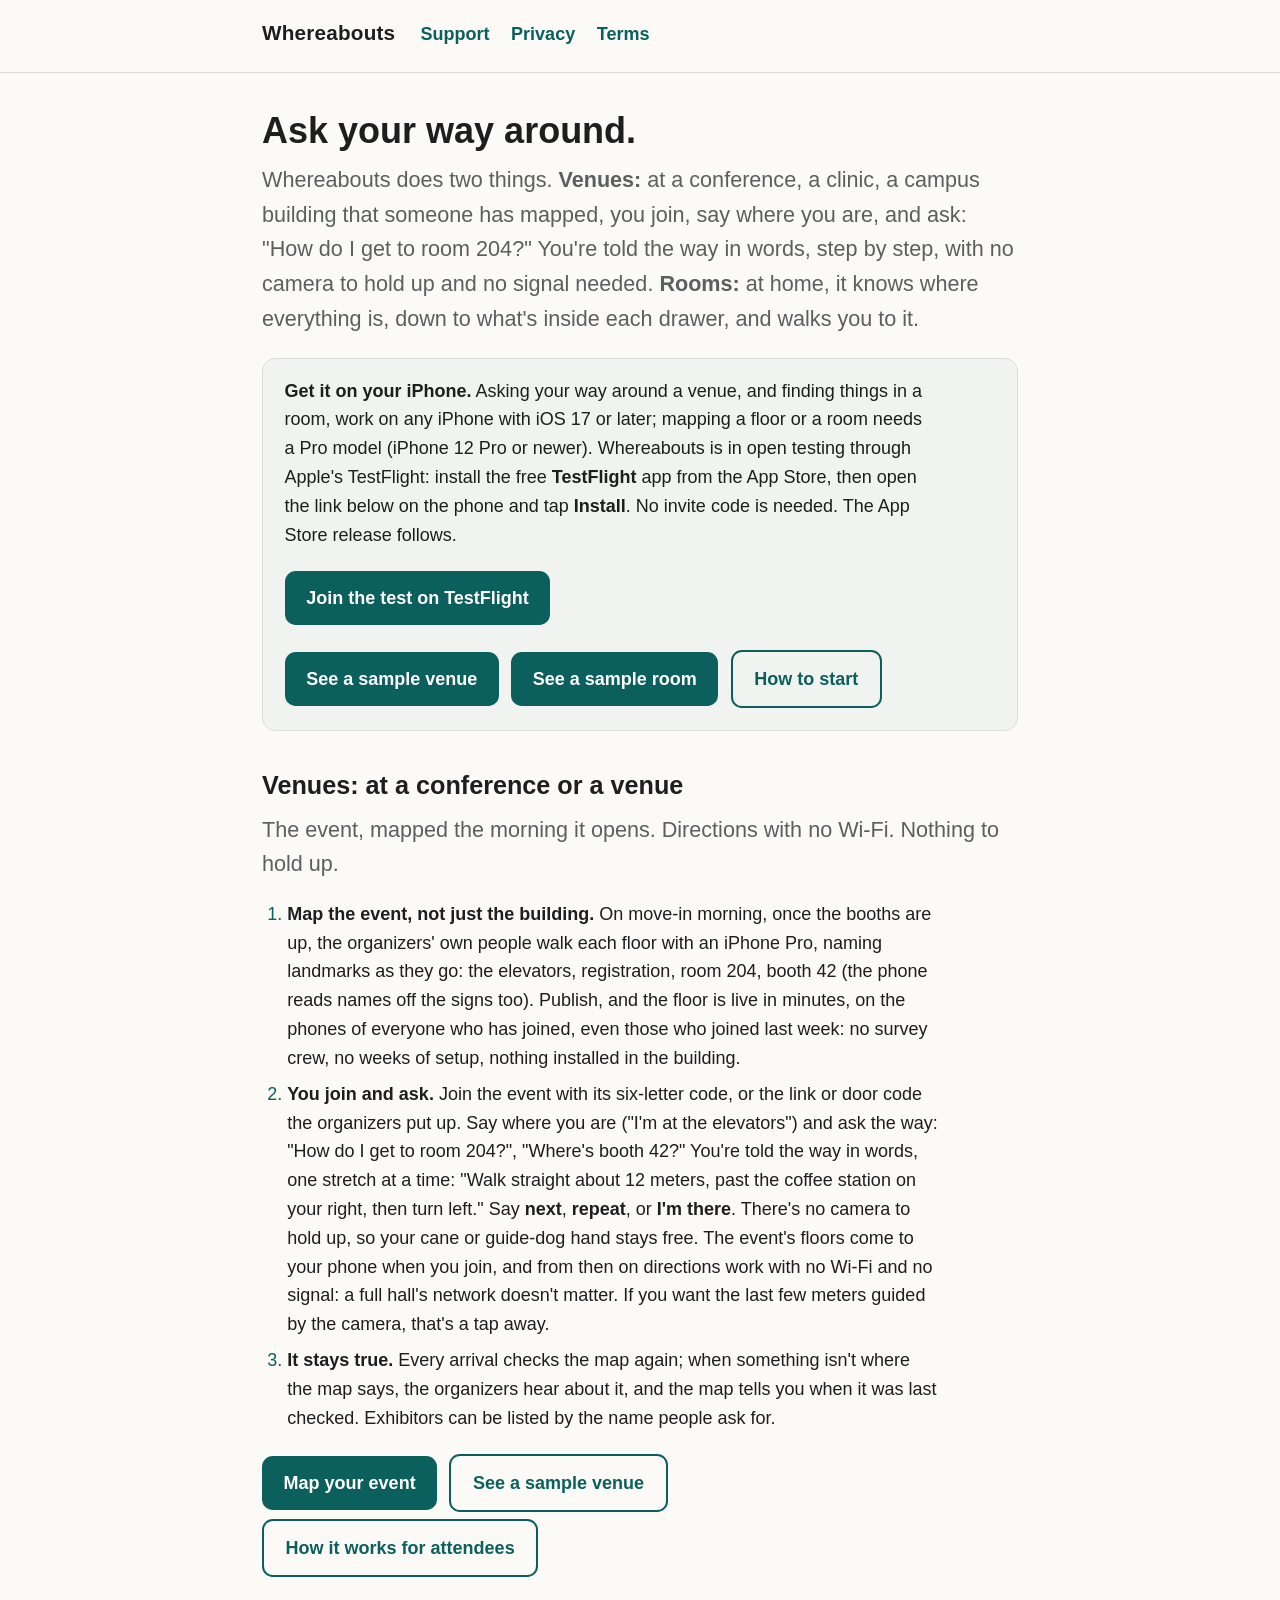
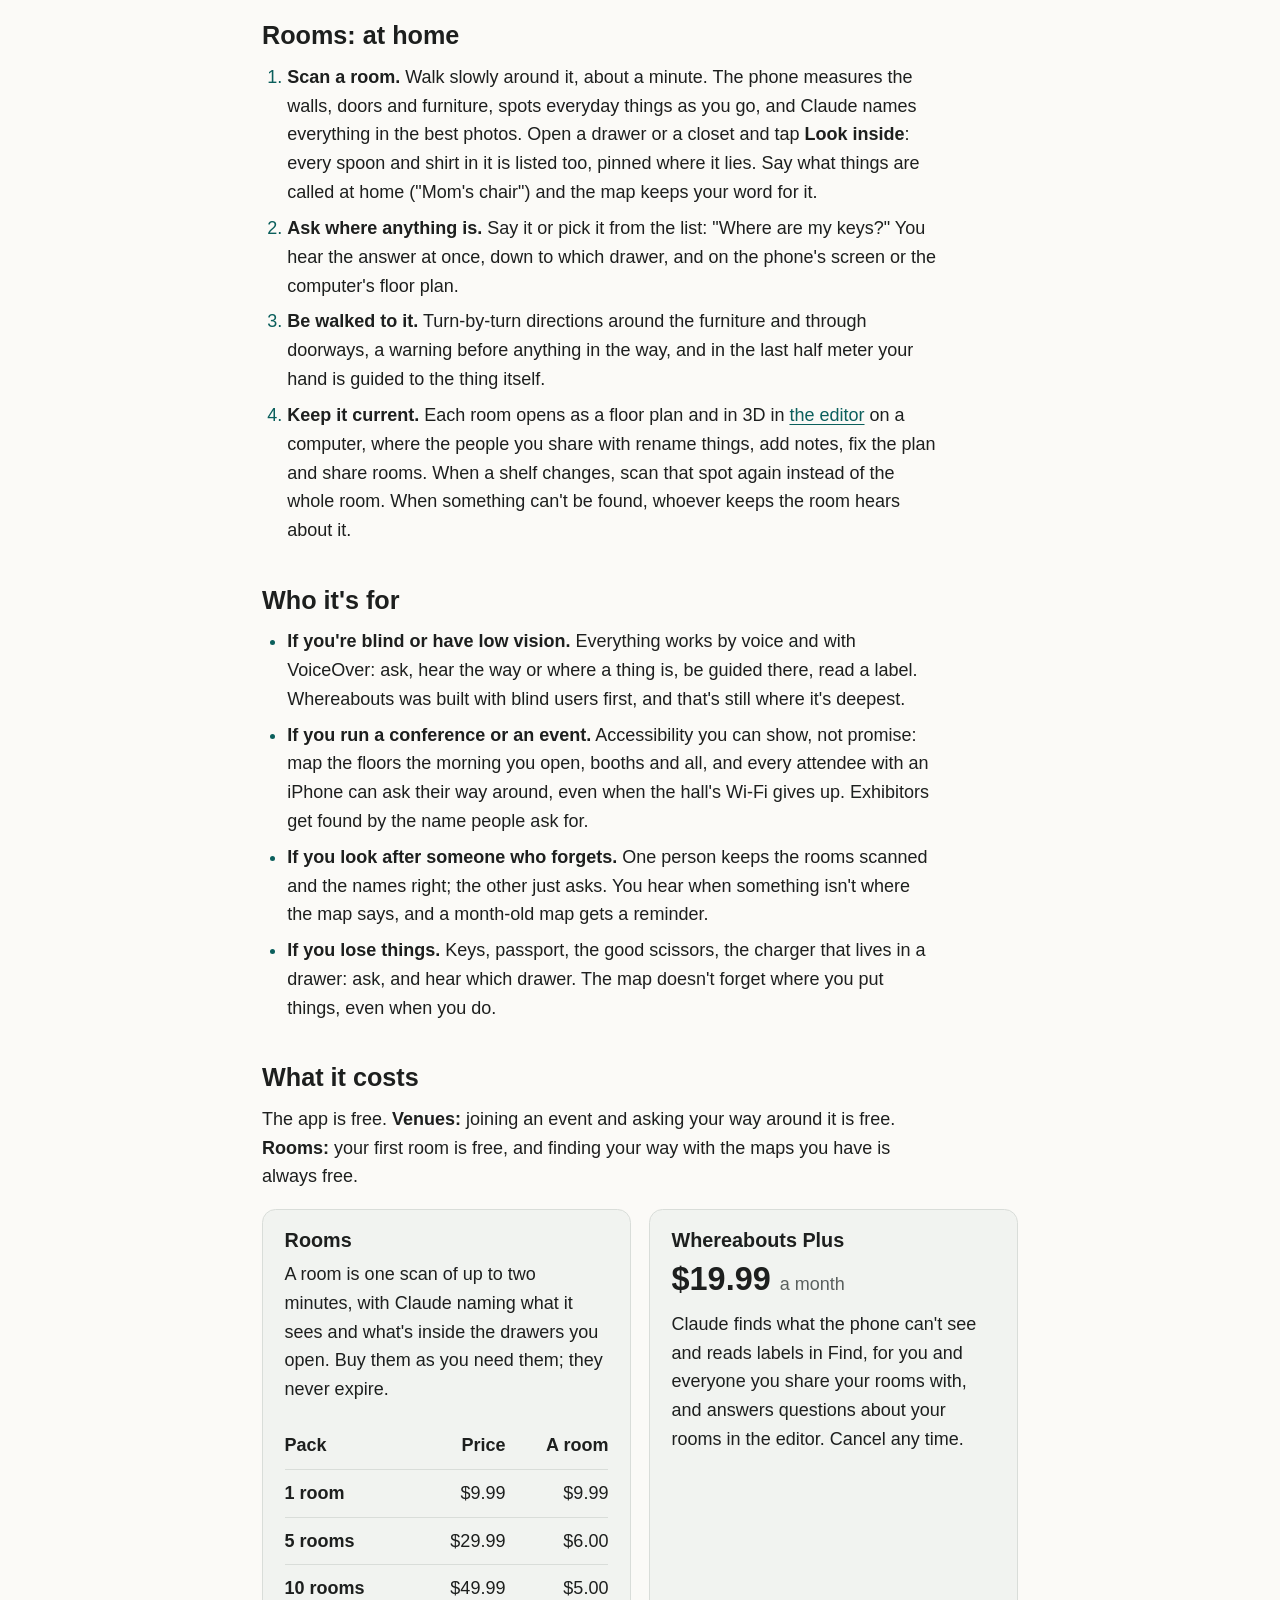
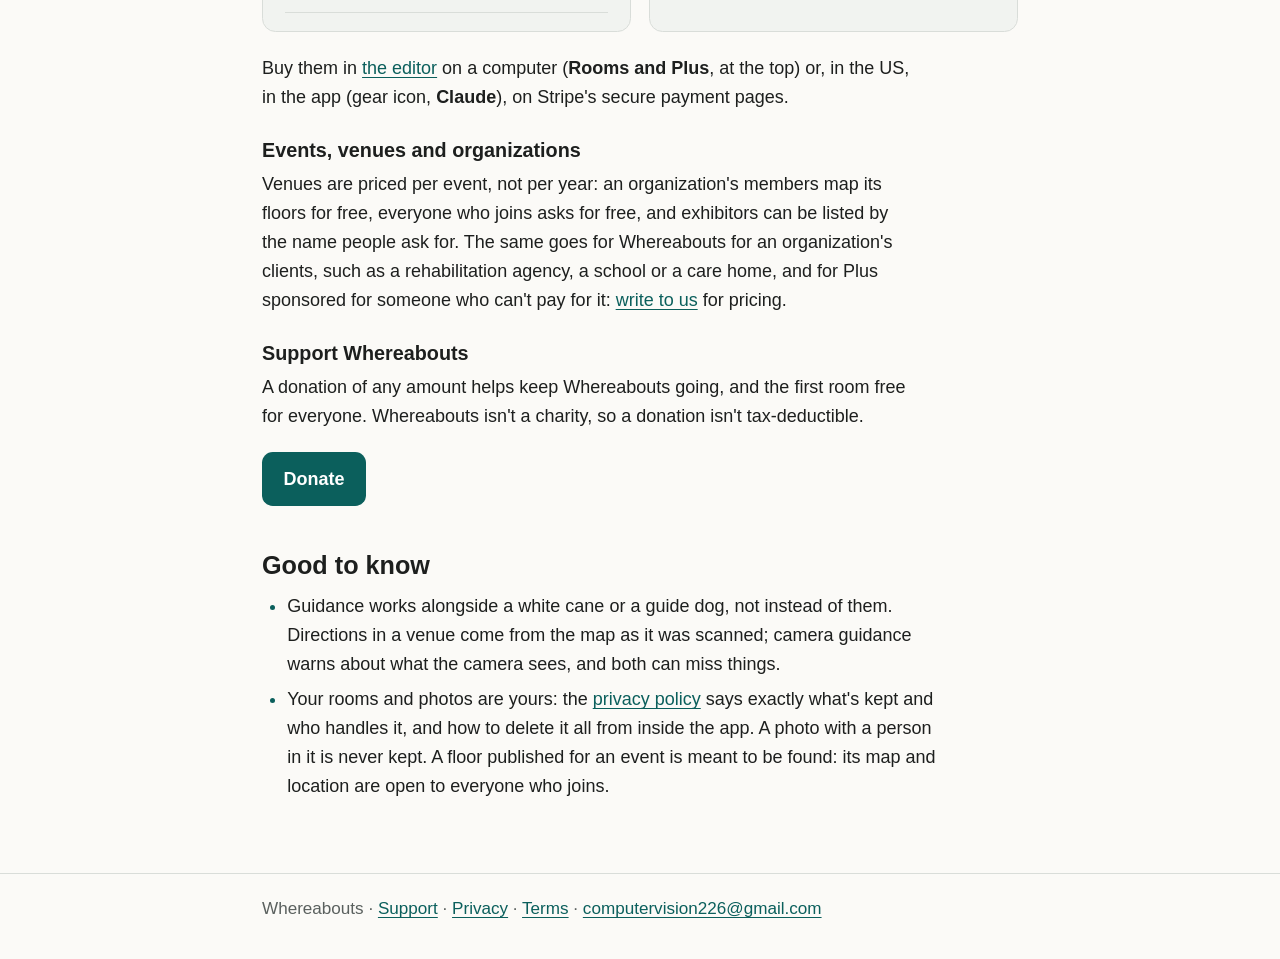
<file: index.html>
<!doctype html>
<html lang="en">
<head>
<meta charset="utf-8">
<meta name="viewport" content="width=device-width, initial-scale=1">
<title>Whereabouts</title>
<meta name="description" content="Ask your way around. Venues: an event mapped the morning it opens; attendees ask the way and are told it in words, with no Wi-Fi and nothing to hold up. Rooms: at home, ask where anything is, down to what's inside each drawer, and be walked to it.">
<link rel="stylesheet" href="site.css">
</head>
<body>
<a class="skip" href="#main">Skip to the content</a>
<header class="top">
  <div class="inner">
    <a class="brand" href="index.html" aria-current="page">Whereabouts</a>
    <nav class="site" aria-label="Site">
      <ul>
        <li><a href="support.html">Support</a></li>
        <li><a href="privacy.html">Privacy</a></li>
        <li><a href="terms.html">Terms</a></li>
      </ul>
    </nav>
  </div>
</header>

<main id="main">
  <h1>Ask your way around.</h1>
  <p class="lead">Whereabouts does two things. <strong>Venues:</strong> at a conference, a clinic, a campus building that someone has mapped, you join, say where you are, and ask: "How do I get to room 204?" You're told the way in words, step by step, with no camera to hold up and no signal needed. <strong>Rooms:</strong> at home, it knows where everything is, down to what's inside each drawer, and walks you to it.</p>

  <div class="card" id="get">
    <p><strong>Get it on your iPhone.</strong> Asking your way around a venue, and finding things in a room, work on any iPhone with iOS 17 or later; mapping a floor or a room needs a Pro model (iPhone 12 Pro or newer). Whereabouts is in open testing through Apple's TestFlight: install the free <strong>TestFlight</strong> app from the App Store, then open the link below on the phone and tap <strong>Install</strong>. No invite code is needed. The App Store release follows.</p>
    <p id="testflight"><a class="button" href="https://testflight.apple.com/join/CGgqV2Q6">Join the test on TestFlight</a></p>
    <p><a class="button" href="editor/#venue">See a sample venue</a> <a class="button" href="editor/#sample">See a sample room</a> <a class="button secondary" href="support.html#start">How to start</a></p>
  </div>

  <span id="events"></span>
  <h2 id="venues">Venues: at a conference or a venue</h2>
  <p class="lead">The event, mapped the morning it opens. Directions with no Wi-Fi. Nothing to hold up.</p>
  <ol>
    <li><strong>Map the event, not just the building.</strong> On move-in morning, once the booths are up, the organizers' own people walk each floor with an iPhone Pro, naming landmarks as they go: the elevators, registration, room 204, booth 42 (the phone reads names off the signs too). Publish, and the floor is live in minutes, on the phones of everyone who has joined, even those who joined last week: no survey crew, no weeks of setup, nothing installed in the building.</li>
    <li><strong>You join and ask.</strong> Join the event with its six-letter code, or the link or door code the organizers put up. Say where you are ("I'm at the elevators") and ask the way: "How do I get to room 204?", "Where's booth 42?" You're told the way in words, one stretch at a time: "Walk straight about 12 meters, past the coffee station on your right, then turn left." Say <strong>next</strong>, <strong>repeat</strong>, or <strong>I'm there</strong>. There's no camera to hold up, so your cane or guide-dog hand stays free. The event's floors come to your phone when you join, and from then on directions work with no Wi-Fi and no signal: a full hall's network doesn't matter. If you want the last few meters guided by the camera, that's a tap away.</li>
    <li><strong>It stays true.</strong> Every arrival checks the map again; when something isn't where the map says, the organizers hear about it, and the map tells you when it was last checked. Exhibitors can be listed by the name people ask for.</li>
  </ol>
  <p><a class="button" href="mailto:computervision226@gmail.com?subject=Whereabouts%20for%20an%20event">Map your event</a> <a class="button secondary" href="editor/#venue">See a sample venue</a> <a class="button secondary" href="support.html#venues">How it works for attendees</a></p>

  <h2 id="rooms">Rooms: at home</h2>
  <ol>
    <li><strong>Scan a room.</strong> Walk slowly around it, about a minute. The phone measures the walls, doors and furniture, spots everyday things as you go, and Claude names everything in the best photos. Open a drawer or a closet and tap <strong>Look inside</strong>: every spoon and shirt in it is listed too, pinned where it lies. Say what things are called at home ("Mom's chair") and the map keeps your word for it.</li>
    <li><strong>Ask where anything is.</strong> Say it or pick it from the list: "Where are my keys?" You hear the answer at once, down to which drawer, and on the phone's screen or the computer's floor plan.</li>
    <li><strong>Be walked to it.</strong> Turn-by-turn directions around the furniture and through doorways, a warning before anything in the way, and in the last half meter your hand is guided to the thing itself.</li>
    <li><strong>Keep it current.</strong> Each room opens as a floor plan and in 3D in <a href="editor/">the editor</a> on a computer, where the people you share with rename things, add notes, fix the plan and share rooms. When a shelf changes, scan that spot again instead of the whole room. When something can't be found, whoever keeps the room hears about it.</li>
  </ol>

  <h2>Who it's for</h2>
  <ul>
    <li><strong>If you're blind or have low vision.</strong> Everything works by voice and with VoiceOver: ask, hear the way or where a thing is, be guided there, read a label. Whereabouts was built with blind users first, and that's still where it's deepest.</li>
    <li><strong>If you run a conference or an event.</strong> Accessibility you can show, not promise: map the floors the morning you open, booths and all, and every attendee with an iPhone can ask their way around, even when the hall's Wi-Fi gives up. Exhibitors get found by the name people ask for.</li>
    <li><strong>If you look after someone who forgets.</strong> One person keeps the rooms scanned and the names right; the other just asks. You hear when something isn't where the map says, and a month-old map gets a reminder.</li>
    <li><strong>If you lose things.</strong> Keys, passport, the good scissors, the charger that lives in a drawer: ask, and hear which drawer. The map doesn't forget where you put things, even when you do.</li>
  </ul>

  <h2 id="pricing">What it costs</h2>
  <p>The app is free. <strong>Venues:</strong> joining an event and asking your way around it is free. <strong>Rooms:</strong> your first room is free, and finding your way with the maps you have is always free.</p>
  <div class="prices">
    <section class="card" aria-labelledby="price-rooms">
      <h3 id="price-rooms">Rooms</h3>
      <p>A room is one scan of up to two minutes, with Claude naming what it sees and what's inside the drawers you open. Buy them as you need them; they never expire.</p>
      <table>
        <thead><tr><th scope="col">Pack</th><th scope="col" class="num">Price</th><th scope="col" class="num">A room</th></tr></thead>
        <tbody>
          <tr><th scope="row">1 room</th><td class="num">$9.99</td><td class="num">$9.99</td></tr>
          <tr><th scope="row">5 rooms</th><td class="num">$29.99</td><td class="num">$6.00</td></tr>
          <tr><th scope="row">10 rooms</th><td class="num">$49.99</td><td class="num">$5.00</td></tr>
        </tbody>
      </table>
    </section>
    <section class="card" aria-labelledby="price-plus">
      <h3 id="price-plus">Whereabouts Plus</h3>
      <p class="amount">$19.99 <span>a month</span></p>
      <p>Claude finds what the phone can't see and reads labels in Find, for you and everyone you share your rooms with, and answers questions about your rooms in the editor. Cancel any time.</p>
    </section>
  </div>
  <p>Buy them in <a href="editor/">the editor</a> on a computer (<strong>Rooms and Plus</strong>, at the top) or, in the US, in the app (gear icon, <strong>Claude</strong>), on Stripe's secure payment pages.</p>

  <h3 id="organizations">Events, venues and organizations</h3>
  <p>Venues are priced per event, not per year: an organization's members map its floors for free, everyone who joins asks for free, and exhibitors can be listed by the name people ask for. The same goes for Whereabouts for an organization's clients, such as a rehabilitation agency, a school or a care home, and for Plus sponsored for someone who can't pay for it: <a href="mailto:computervision226@gmail.com?subject=Whereabouts%20for%20an%20event%2C%20a%20venue%20or%20an%20organization">write to us</a> for pricing.</p>

  <h3 id="donate">Support Whereabouts</h3>
  <p>A donation of any amount helps keep Whereabouts going, and the first room free for everyone. Whereabouts isn't a charity, so a donation isn't tax-deductible.</p>
  <p><a class="button" href="https://donate.stripe.com/5kQ4gygH45dgeAo8wdco005">Donate</a></p>

  <h2>Good to know</h2>
  <ul>
    <li>Guidance works alongside a white cane or a guide dog, not instead of them. Directions in a venue come from the map as it was scanned; camera guidance warns about what the camera sees, and both can miss things.</li>
    <li>Your rooms and photos are yours: the <a href="privacy.html">privacy policy</a> says exactly what's kept and who handles it, and how to delete it all from inside the app. A photo with a person in it is never kept. A floor published for an event is meant to be found: its map and location are open to everyone who joins.</li>
  </ul>
</main>

<footer class="bottom">
  <div class="inner">
    Whereabouts · <a href="support.html">Support</a> · <a href="privacy.html">Privacy</a> · <a href="terms.html">Terms</a> · <a href="mailto:computervision226@gmail.com">computervision226@gmail.com</a>
  </div>
</footer>
<script>
// A page view for the site's Insights (whereabout.store/insights.html): the
// page's path and which site sent you, under a random ID this browser keeps
// (the same one the editor uses), so a visit hangs together. No cookies,
// nothing else. Taps on links to the app or the editor are noted too.
(function () {
  var SERVICE = { url: "https://sdamqekmvppcickisvrd.supabase.co", key: "sb_publishable_nskx50aX7tO7b9X7_3yXJQ_hnVZctvo" };
  function install() {
    try {
      var id = localStorage.getItem("va.install");
      if (!id) { id = (crypto.randomUUID ? crypto.randomUUID() : Math.random().toString(36).slice(2) + Date.now().toString(36)).replace(/-/g, ""); localStorage.setItem("va.install", id); }
      return id;
    } catch (e) { return "unknown"; }
  }
  var session = Math.random().toString(36).slice(2);
  function send(name, props) {
    var event = { surface: "site", name: name, at: new Date().toISOString(), props: props || {}, install: install(), session: session, language: (navigator.language || "").slice(0, 16) };
    try {
      fetch(SERVICE.url + "/rest/v1/rpc/record_events", { method: "POST", keepalive: true,
        headers: { apikey: SERVICE.key, "content-type": "application/json" }, body: JSON.stringify({ batch: [event] }) }).catch(function () {});
    } catch (e) {}
  }
  var from = "";
  try { from = document.referrer ? new URL(document.referrer).hostname : ""; } catch (e) {}
  if (from === location.hostname) from = "";
  send("page.view", { path: location.pathname, from: from });
  document.addEventListener("click", function (e) {
    var a = e.target.closest && e.target.closest("a[href]");
    if (!a) return;
    var href = a.getAttribute("href") || "";
    if (/apps\.apple\.com|testflight\.apple\.com/.test(href)) send("page.store", { where: location.pathname });
    else if (/^editor\/?$|\/editor\/?$/.test(href)) send("page.editor", { where: location.pathname });
    else if (/donate\.stripe\.com/.test(href)) send("page.donate", { where: location.pathname });
    else if (/^mailto:/.test(href) && /event/.test(href) && !/organization/.test(href)) send("page.events", { where: location.pathname });
    else if (/^mailto:/.test(href) && /organization|venue/.test(href)) send("page.organizations", { where: location.pathname });
  });
})();
</script>
</body>
</html>
</file>
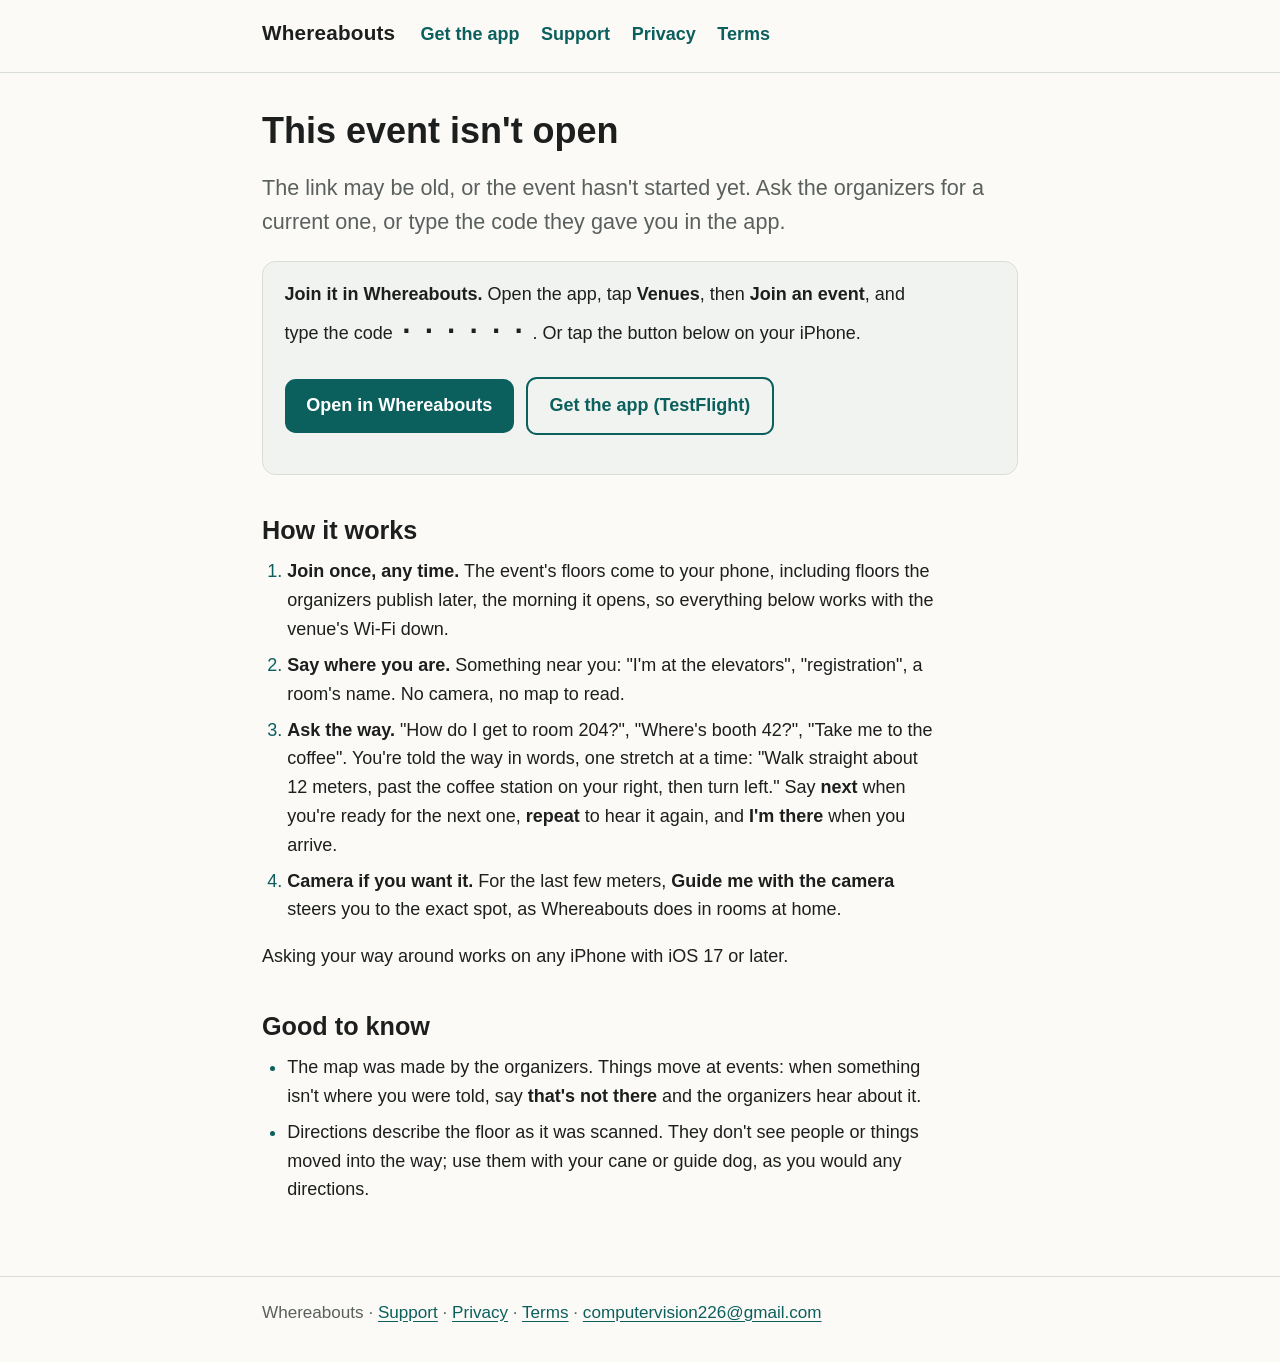
<file: event/index.html>
<!doctype html>
<html lang="en">
<head>
<meta charset="utf-8">
<meta name="viewport" content="width=device-width, initial-scale=1">
<title>Event – Whereabouts</title>
<meta name="description" content="Join an event in Whereabouts: its floors are mapped, so you can ask your way to any room, desk or booth and be told the way.">
<meta name="robots" content="noindex">
<link rel="stylesheet" href="../site.css">
<style>
  /* The event's card, and the floors as a plain list. */
  #event h1 { margin-bottom: 0.2rem; }
  .code { font-family: ui-monospace, SFMono-Regular, Menlo, Consolas, monospace; font-size: 1.6rem; letter-spacing: 0.18em; font-weight: 700; }
  .floors li { max-width: none; }
  .when { color: var(--muted); }
  #open-note { display: none; }
</style>
</head>
<body>
<a class="skip" href="#main">Skip to the content</a>
<header class="top">
  <div class="inner">
    <a class="brand" href="../index.html">Whereabouts</a>
    <nav class="site" aria-label="Site">
      <ul>
        <li><a href="../index.html">Get the app</a></li>
        <li><a href="../support.html">Support</a></li>
        <li><a href="../privacy.html">Privacy</a></li>
        <li><a href="../terms.html">Terms</a></li>
      </ul>
    </nav>
  </div>
</header>

<main id="main">
  <section id="event" aria-live="polite">
    <h1 id="event-name">Loading the event…</h1>
    <p class="when" id="event-when"></p>
    <p id="event-lead" class="lead"></p>
  </section>

  <div class="card" id="join">
    <p><strong>Join it in Whereabouts.</strong> Open the app, tap <strong>Venues</strong>, then <strong>Join an event</strong>, and type the code <span class="code" id="event-code">······</span>. Or tap the button below on your iPhone.</p>
    <p><a class="button" id="open-app" href="#">Open in Whereabouts</a> <a class="button secondary" id="get-app" href="https://testflight.apple.com/join/CGgqV2Q6">Get the app (TestFlight)</a></p>
    <p id="open-note">If nothing opened, the app isn't installed yet: get it with the second button, then come back to this page or type the code.</p>
  </div>

  <h2>How it works</h2>
  <ol>
    <li><strong>Join once, any time.</strong> The event's floors come to your phone, including floors the organizers publish later, the morning it opens, so everything below works with the venue's Wi-Fi down.</li>
    <li><strong>Say where you are.</strong> Something near you: "I'm at the elevators", "registration", a room's name. No camera, no map to read.</li>
    <li><strong>Ask the way.</strong> "How do I get to room 204?", "Where's booth 42?", "Take me to the coffee". You're told the way in words, one stretch at a time: "Walk straight about 12 meters, past the coffee station on your right, then turn left." Say <strong>next</strong> when you're ready for the next one, <strong>repeat</strong> to hear it again, and <strong>I'm there</strong> when you arrive.</li>
    <li><strong>Camera if you want it.</strong> For the last few meters, <strong>Guide me with the camera</strong> steers you to the exact spot, as Whereabouts does in rooms at home.</li>
  </ol>
  <p>Asking your way around works on any iPhone with iOS 17 or later.</p>

  <h2 id="floors-heading">Floors</h2>
  <ul class="floors" id="floors"><li>Loading…</li></ul>

  <h2>Good to know</h2>
  <ul>
    <li>The map was made by the organizers. Things move at events: when something isn't where you were told, say <strong>that's not there</strong> and the organizers hear about it.</li>
    <li>Directions describe the floor as it was scanned. They don't see people or things moved into the way; use them with your cane or guide dog, as you would any directions.</li>
  </ul>
</main>

<footer class="bottom">
  <div class="inner">
    Whereabouts · <a href="../support.html">Support</a> · <a href="../privacy.html">Privacy</a> · <a href="../terms.html">Terms</a> · <a href="mailto:computervision226@gmail.com">computervision226@gmail.com</a>
  </div>
</footer>
<script>
// The event named in the link (#CODE), from the cloud: name, venue, dates and
// floors, with nothing about anyone. The code is also what the app takes.
(function () {
  var SERVICE = window.VISIONASSIST_SERVICE || { url: "https://sdamqekmvppcickisvrd.supabase.co", key: "sb_publishable_nskx50aX7tO7b9X7_3yXJQ_hnVZctvo" };
  var code = (location.hash || "").replace(/^#/, "").replace(/[^A-Za-z0-9]/g, "").toUpperCase().slice(0, 6);
  var $ = function (id) { return document.getElementById(id); };
  function text(id, value) { $(id).textContent = value; }
  function dates(a, b) {
    if (!a && !b) return "";
    var opts = { month: "long", day: "numeric", year: "numeric" };
    try {
      var from = a ? new Date(a + "T12:00:00").toLocaleDateString(undefined, opts) : "";
      var to = b ? new Date(b + "T12:00:00").toLocaleDateString(undefined, opts) : "";
      if (from && to && from !== to) return from + " – " + to;
      return from || to;
    } catch (e) { return [a, b].filter(Boolean).join(" – "); }
  }
  function show(card) {
    if (!card) {
      text("event-name", "This event isn't open");
      text("event-lead", "The link may be old, or the event hasn't started yet. Ask the organizers for a current one, or type the code they gave you in the app.");
      $("floors").innerHTML = "";
      $("floors-heading").hidden = true;
      return;
    }
    document.title = card.name + " – Whereabouts";
    text("event-name", card.name);
    var where = [card.venue, card.city].filter(Boolean).join(", ");
    text("event-when", [where, dates(card.starts_on, card.ends_on)].filter(Boolean).join(" · "));
    text("event-lead", (card.org ? card.org + " mapped this event's floors with Whereabouts. " : "") + "Join it on your iPhone, say where you are, and ask the way to any room, desk or booth.");
    text("event-code", card.code);
    var floors = card.floors || [];
    $("floors").innerHTML = floors.length ? "" : "<li>No floors are published yet.</li>";
    floors.forEach(function (f) {
      var li = document.createElement("li");
      var label = f.floor ? "Floor " + f.floor + ": " + f.name : f.name;
      li.textContent = label + (f.verified_at ? " (last checked " + new Date(f.verified_at).toLocaleDateString() + ")" : "");
      $("floors").appendChild(li);
    });
  }
  text("event-code", code || "······");
  var openLink = $("open-app");
  openLink.href = "whereabouts://event/" + code;
  openLink.addEventListener("click", function () {
    send("page.event_open", { code: code });
    setTimeout(function () { $("open-note").style.display = "block"; }, 1500);
  });
  if (!code) { show(null); }
  else {
    fetch(SERVICE.url + "/rest/v1/rpc/event_card", { method: "POST",
      headers: { apikey: SERVICE.key, "content-type": "application/json" }, body: JSON.stringify({ code: code }) })
      .then(function (r) { return r.ok ? r.json() : null; })
      .then(show)
      .catch(function () { show(null); });
  }

  // A page view for the site's Insights, as on every page.
  function install() {
    try {
      var id = localStorage.getItem("va.install");
      if (!id) { id = (crypto.randomUUID ? crypto.randomUUID() : Math.random().toString(36).slice(2) + Date.now().toString(36)).replace(/-/g, ""); localStorage.setItem("va.install", id); }
      return id;
    } catch (e) { return "unknown"; }
  }
  var session = Math.random().toString(36).slice(2);
  function send(name, props) {
    var event = { surface: "site", name: name, at: new Date().toISOString(), props: props || {}, install: install(), session: session, language: (navigator.language || "").slice(0, 16) };
    try {
      fetch(SERVICE.url + "/rest/v1/rpc/record_events", { method: "POST", keepalive: true,
        headers: { apikey: SERVICE.key, "content-type": "application/json" }, body: JSON.stringify({ batch: [event] }) }).catch(function () {});
    } catch (e) {}
  }
  var from = "";
  try { from = document.referrer ? new URL(document.referrer).hostname : ""; } catch (e) {}
  if (from === location.hostname) from = "";
  send("page.view", { path: location.pathname, from: from, event: code });
  document.addEventListener("click", function (e) {
    var a = e.target.closest && e.target.closest("a[href]");
    if (!a) return;
    var href = a.getAttribute("href") || "";
    if (/apps\.apple\.com|testflight\.apple\.com/.test(href)) send("page.store", { where: location.pathname });
  });
})();
</script>
</body>
</html>
</file>
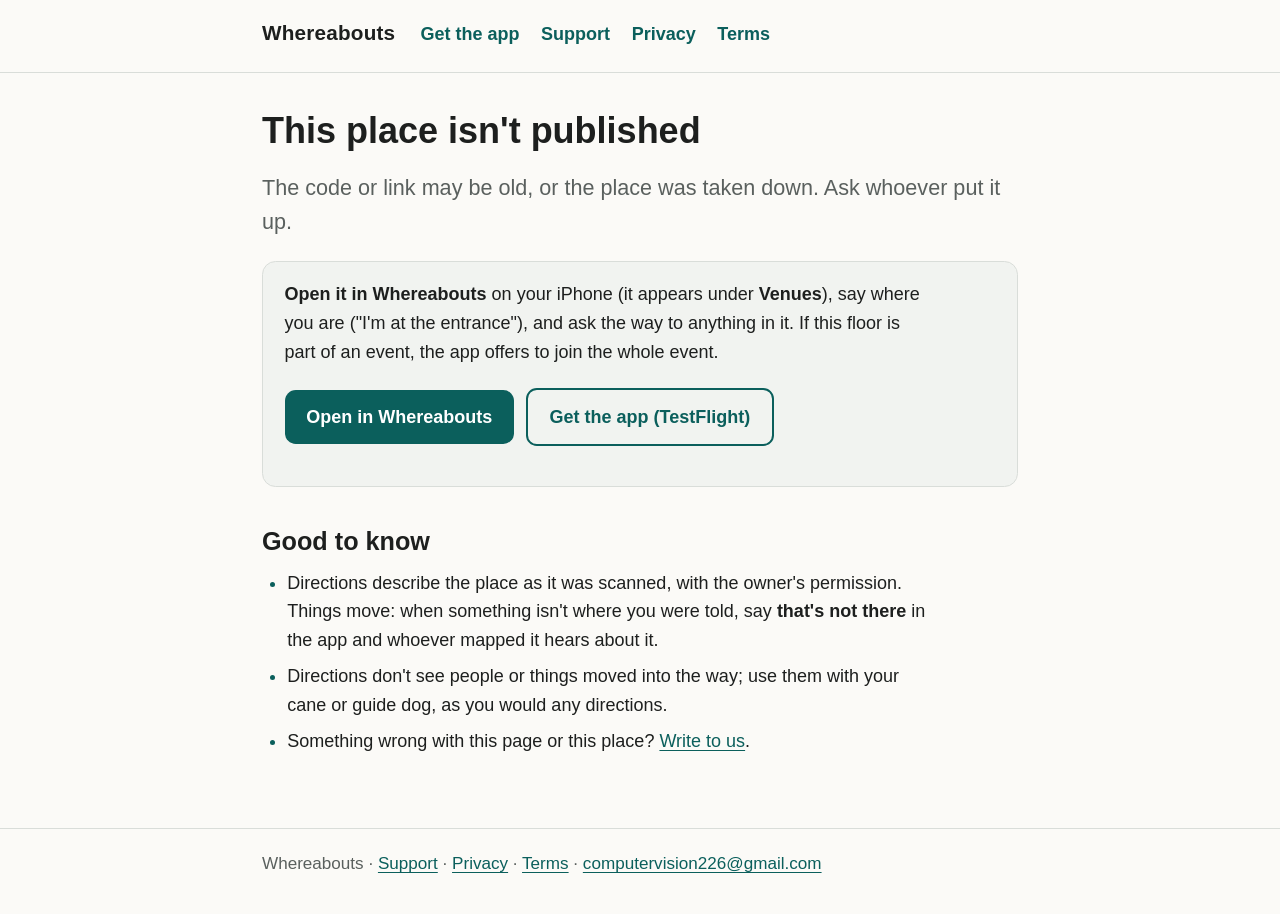
<file: place/index.html>
<!doctype html>
<html lang="en">
<head>
<meta charset="utf-8">
<meta name="viewport" content="width=device-width, initial-scale=1">
<title>Place – Whereabouts</title>
<meta name="description" content="A floor or place mapped in Whereabouts: open it on your iPhone, say where you are, and ask the way to anything in it.">
<meta name="robots" content="noindex">
<link rel="stylesheet" href="../site.css">
<style>
  .when { color: var(--muted); }
  #open-note { display: none; }
</style>
</head>
<body>
<a class="skip" href="#main">Skip to the content</a>
<header class="top">
  <div class="inner">
    <a class="brand" href="../index.html">Whereabouts</a>
    <nav class="site" aria-label="Site">
      <ul>
        <li><a href="../index.html">Get the app</a></li>
        <li><a href="../support.html">Support</a></li>
        <li><a href="../privacy.html">Privacy</a></li>
        <li><a href="../terms.html">Terms</a></li>
      </ul>
    </nav>
  </div>
</header>

<main id="main">
  <section id="place" aria-live="polite">
    <h1 id="place-name">Loading the place…</h1>
    <p class="when" id="place-where"></p>
    <p class="lead" id="place-lead"></p>
  </section>

  <div class="card">
    <p><strong>Open it in Whereabouts</strong> on your iPhone (it appears under <strong>Venues</strong>), say where you are ("I'm at the entrance"), and ask the way to anything in it. If this floor is part of an event, the app offers to join the whole event.</p>
    <p><a class="button" id="open-app" href="#">Open in Whereabouts</a> <a class="button secondary" id="get-app" href="https://testflight.apple.com/join/CGgqV2Q6">Get the app (TestFlight)</a></p>
    <p id="open-note">If nothing opened, the app isn't installed yet: get it with the second button, then scan the code or open this link again.</p>
  </div>

  <h2>Good to know</h2>
  <ul>
    <li>Directions describe the place as it was scanned, with the owner's permission. Things move: when something isn't where you were told, say <strong>that's not there</strong> in the app and whoever mapped it hears about it.</li>
    <li>Directions don't see people or things moved into the way; use them with your cane or guide dog, as you would any directions.</li>
    <li>Something wrong with this page or this place? <a id="report" href="mailto:computervision226@gmail.com?subject=A%20place%20in%20Whereabouts">Write to us</a>.</li>
  </ul>
</main>

<footer class="bottom">
  <div class="inner">
    Whereabouts · <a href="../support.html">Support</a> · <a href="../privacy.html">Privacy</a> · <a href="../terms.html">Terms</a> · <a href="mailto:computervision226@gmail.com">computervision226@gmail.com</a>
  </div>
</footer>
<script>
// The place named in the link (#uuid, with an optional .landmark after it),
// from the cloud: its name, where it is, when it was last checked. Nothing
// about anyone.
(function () {
  var SERVICE = window.VISIONASSIST_SERVICE || { url: "https://sdamqekmvppcickisvrd.supabase.co", key: "sb_publishable_nskx50aX7tO7b9X7_3yXJQ_hnVZctvo" };
  var hash = (location.hash || "").replace(/^#/, "");
  var id = (hash.split(".")[0] || "").toLowerCase();
  var landmark = decodeURIComponent(hash.split(".").slice(1).join(".") || "").replace(/[-_+]/g, " ").trim().slice(0, 80);
  var isId = /^[0-9a-f]{8}-[0-9a-f]{4}-[0-9a-f]{4}-[0-9a-f]{4}-[0-9a-f]{12}$/.test(id);
  var $ = function (i) { return document.getElementById(i); };
  function text(i, value) { $(i).textContent = value; }
  function show(card) {
    if (!card) {
      text("place-name", "This place isn't published");
      text("place-lead", "The code or link may be old, or the place was taken down. Ask whoever put it up.");
      return;
    }
    document.title = card.name + " – Whereabouts";
    text("place-name", card.name);
    var bits = [];
    if (card.floor) bits.push("Floor " + card.floor);
    if (card.address) bits.push(card.address);
    if (card.verified_at) bits.push("last checked " + new Date(card.verified_at).toLocaleDateString());
    text("place-where", bits.join(" · "));
    text("place-lead", (card.org ? "Mapped by " + card.org + ". " : "") + (landmark ? "This code is by the " + landmark + ": the app starts you from there." : "Open it in the app and say where you are to be told the way."));
    $("report").href = "mailto:computervision226@gmail.com?subject=" + encodeURIComponent("A place in Whereabouts: " + card.name);
  }
  var openLink = $("open-app");
  openLink.href = "whereabouts://place/" + id + (landmark ? "#" + encodeURIComponent(landmark) : "");
  openLink.addEventListener("click", function () {
    send("page.place_open", { place: id });
    setTimeout(function () { $("open-note").style.display = "block"; }, 1500);
  });
  if (!isId) { show(null); }
  else {
    fetch(SERVICE.url + "/rest/v1/rpc/place_card", { method: "POST",
      headers: { apikey: SERVICE.key, "content-type": "application/json" }, body: JSON.stringify({ id: id }) })
      .then(function (r) { return r.ok ? r.json() : null; })
      .then(show)
      .catch(function () { show(null); });
  }

  // A page view for the site's Insights, as on every page.
  function install() {
    try {
      var k = localStorage.getItem("va.install");
      if (!k) { k = (crypto.randomUUID ? crypto.randomUUID() : Math.random().toString(36).slice(2) + Date.now().toString(36)).replace(/-/g, ""); localStorage.setItem("va.install", k); }
      return k;
    } catch (e) { return "unknown"; }
  }
  var session = Math.random().toString(36).slice(2);
  function send(name, props) {
    var event = { surface: "site", name: name, at: new Date().toISOString(), props: props || {}, install: install(), session: session, language: (navigator.language || "").slice(0, 16) };
    try {
      fetch(SERVICE.url + "/rest/v1/rpc/record_events", { method: "POST", keepalive: true,
        headers: { apikey: SERVICE.key, "content-type": "application/json" }, body: JSON.stringify({ batch: [event] }) }).catch(function () {});
    } catch (e) {}
  }
  var from = "";
  try { from = document.referrer ? new URL(document.referrer).hostname : ""; } catch (e) {}
  if (from === location.hostname) from = "";
  send("page.view", { path: location.pathname, from: from, place: isId ? id : "" });
  document.addEventListener("click", function (e) {
    var a = e.target.closest && e.target.closest("a[href]");
    if (!a) return;
    var href = a.getAttribute("href") || "";
    if (/apps\.apple\.com|testflight\.apple\.com/.test(href)) send("page.store", { where: location.pathname });
  });
})();
</script>
</body>
</html>
</file>
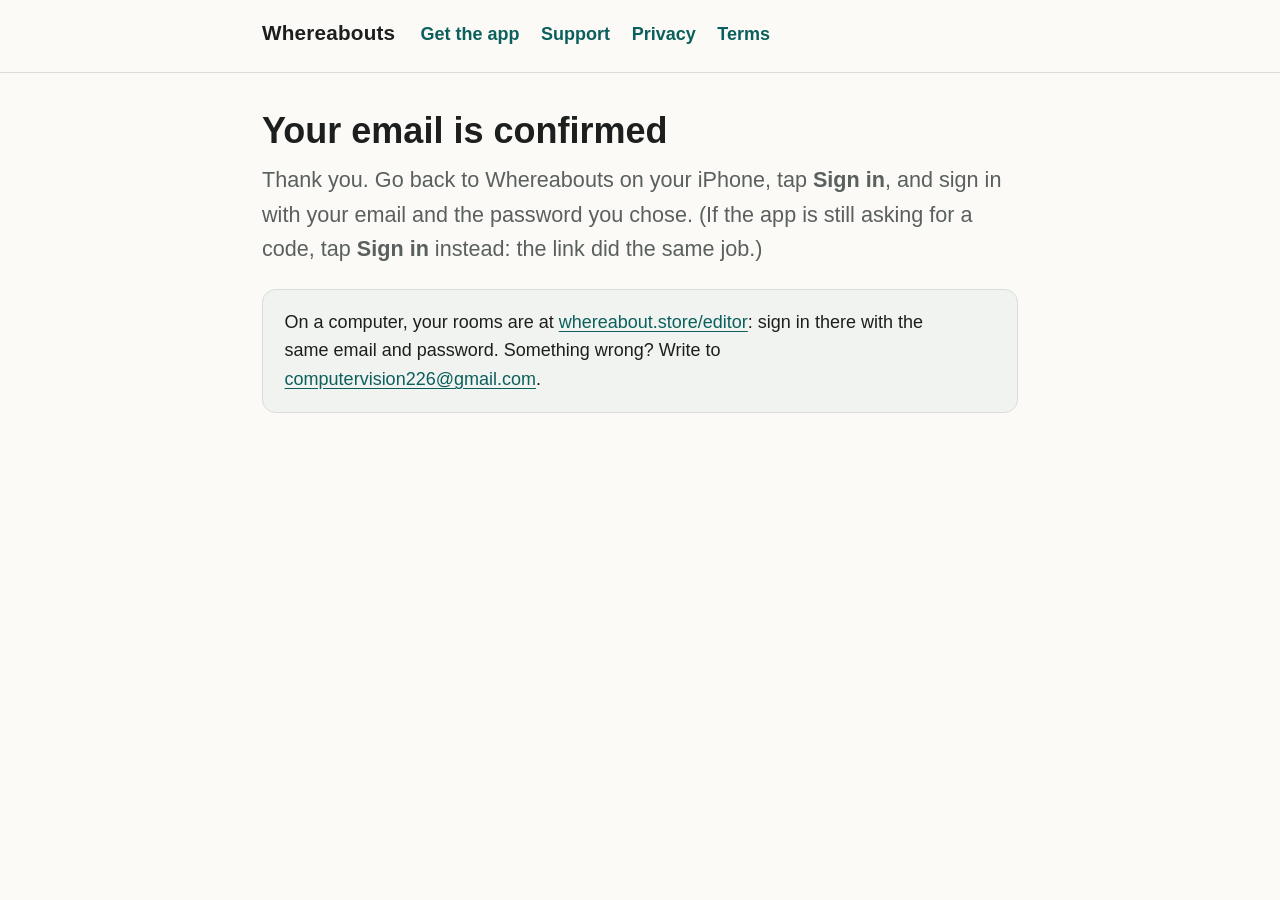
<file: confirmed.html>
<!doctype html>
<html lang="en">
<head>
<meta charset="utf-8">
<meta name="viewport" content="width=device-width, initial-scale=1">
<title>Your account – Whereabouts</title>
<meta name="description" content="Where the link in a Whereabouts email lands: your address is confirmed, or you choose a new password here.">
<meta name="robots" content="noindex">
<link rel="stylesheet" href="site.css">
<style>
  form.reset { max-width: 28rem; }
  form.reset label { display: block; font-weight: 700; margin: 1rem 0 0.3rem; }
  form.reset input {
    font: inherit; width: 100%; box-sizing: border-box; padding: 0.7rem 0.8rem;
    border: 2px solid var(--rule); border-radius: 0.6rem; background: var(--bg); color: var(--fg);
  }
  form.reset input:focus-visible { outline: 3px solid var(--focus); outline-offset: 2px; }
  form.reset button { font: inherit; border: 0; cursor: pointer; margin-top: 1.2rem; }
  form.reset button[disabled] { opacity: 0.6; cursor: default; }
  .note { color: var(--muted); }
  .problem { color: #b3261e; font-weight: 600; }
  @media (prefers-color-scheme: dark) { .problem { color: #ff8a80; } }
</style>
</head>
<body>
<a class="skip" href="#main">Skip to the message</a>
<header class="top">
  <div class="inner">
    <a class="brand" href="index.html">Whereabouts</a>
    <nav class="site" aria-label="Site">
      <ul>
        <li><a href="index.html">Get the app</a></li>
        <li><a href="support.html">Support</a></li>
        <li><a href="privacy.html">Privacy</a></li>
        <li><a href="terms.html">Terms</a></li>
      </ul>
    </nav>
  </div>
</header>

<main id="main">
  <div id="done">
    <h1>Your email is confirmed</h1>
    <p class="lead">Thank you. Go back to Whereabouts on your iPhone, tap <strong>Sign in</strong>, and sign in with your email and the password you chose. (If the app is still asking for a code, tap <strong>Sign in</strong> instead: the link did the same job.)</p>
  </div>

  <div id="recovery" hidden>
    <h1>Choose a new password</h1>
    <p class="lead">This link confirms it's you. Choose the new password for your Whereabouts account here, then sign in with it in the app.</p>
    <form class="reset" id="reset-form" novalidate>
      <label for="password">New password</label>
      <input id="password" name="password" type="password" autocomplete="new-password" minlength="8" required>
      <label for="again">The same again</label>
      <input id="again" name="again" type="password" autocomplete="new-password" minlength="8" required>
      <p class="note">At least 8 characters. Some services also ask for a capital letter, a small letter and a digit.</p>
      <p class="problem" id="problem" role="alert" hidden></p>
      <button class="button" type="submit" id="submit">Set the new password</button>
    </form>
  </div>

  <div id="reset-done" hidden>
    <h1>Your new password is set</h1>
    <p class="lead">Go back to Whereabouts on your iPhone (or to the editor on a computer) and sign in with your email and the new password.</p>
  </div>

  <div id="expired" hidden>
    <h1>This link has already been opened, or has expired</h1>
    <p class="lead" id="expired-signup">Most often your mail service's safety check opened it first, and that confirmed your email already: open Whereabouts and <strong>sign in</strong> with your email and the password you chose (the app's confirmation screen signs you in by itself, too). If the link is more than an hour old, ask the app to <strong>send the code again</strong>.</p>
    <p class="lead" id="expired-recovery" hidden>A password link works once, within an hour. Ask the app for a new one (<strong>Sign in</strong>, then <strong>Forgotten your password?</strong>) and open the newest email.</p>
  </div>

  <div class="card">
    <p>On a computer, your rooms are at <a href="editor/">whereabout.store/editor</a>: sign in there with the same email and password. Something wrong? Write to <a href="mailto:computervision226@gmail.com">computervision226@gmail.com</a>.</p>
  </div>
</main>

<script>
  // Supabase sends the person here after the link in an email, with
  // #access_token=...&refresh_token=...&type=signup (or recovery), or with
  // #error=... when the link was used before or has expired. A recovery
  // link's token lets this page set the new password (the project's public
  // key below is the same one the editor uses); nothing is kept afterwards.
  (function () {
    var SERVICE = { url: "https://sdamqekmvppcickisvrd.supabase.co", key: "sb_publishable_nskx50aX7tO7b9X7_3yXJQ_hnVZctvo" };
    var hash = new URLSearchParams(location.hash.replace(/^#/, ""));
    var query = new URLSearchParams(location.search);
    var error = hash.get("error") || hash.get("error_code") || query.get("error") || query.get("error_code");
    var type = hash.get("type") || query.get("type");
    var token = hash.get("access_token");
    var show = error ? "expired" : (type === "recovery" && token ? "recovery" : "done");
    ["done", "recovery", "reset-done", "expired"].forEach(function (id) {
      document.getElementById(id).hidden = id !== show;
    });
    if (show === "expired") {
      var recoveryLink = type === "recovery" || /recovery/i.test(hash.get("error_description") || "");
      document.getElementById("expired-signup").hidden = recoveryLink;
      document.getElementById("expired-recovery").hidden = !recoveryLink;
    }
    if (location.hash) { history.replaceState(null, "", location.pathname); }
    if (show !== "recovery") { return; }

    var form = document.getElementById("reset-form");
    var problem = document.getElementById("problem");
    var submit = document.getElementById("submit");
    function say(text) { problem.textContent = text; problem.hidden = !text; }
    form.addEventListener("submit", function (event) {
      event.preventDefault();
      var password = form.password.value, again = form.again.value;
      if (password.length < 8) { say("Choose a password of at least 8 characters."); form.password.focus(); return; }
      if (password !== again) { say("The two passwords aren't the same."); form.again.focus(); return; }
      say("");
      submit.disabled = true;
      fetch(SERVICE.url + "/auth/v1/user", {
        method: "PUT",
        headers: { "apikey": SERVICE.key, "authorization": "Bearer " + token, "content-type": "application/json" },
        body: JSON.stringify({ password: password })
      }).then(function (response) {
        return response.json().catch(function () { return {}; }).then(function (body) {
          if (response.ok) {
            // The link's session isn't needed any more.
            fetch(SERVICE.url + "/auth/v1/logout", { method: "POST", headers: { "apikey": SERVICE.key, "authorization": "Bearer " + token } }).catch(function () {});
            token = null;
            document.getElementById("recovery").hidden = true;
            document.getElementById("reset-done").hidden = false;
            document.getElementById("reset-done").querySelector("h1").focus && document.getElementById("reset-done").querySelector("h1").setAttribute("tabindex", "-1");
            return;
          }
          var message = body.msg || body.message || body.error_description || "";
          var code = body.error_code || body.code || "";
          if (code === "weak_password" || /password should/i.test(message)) {
            say("That password isn't allowed here: use at least 8 characters, with a capital letter, a small letter and a digit, and not something common.");
          } else if (code === "same_password" || /different from the old/i.test(message)) {
            say("That's the password you already have. Choose a new one, or sign in with it.");
          } else if (response.status === 401 || response.status === 403) {
            say("This link has expired. Ask the app for a new one and open the newest email.");
          } else {
            say("Couldn't set the password: " + (message || ("error " + response.status)) + ". Try again in a minute.");
          }
          submit.disabled = false;
        });
      }).catch(function () {
        say("Couldn't reach the service. Check the connection and try again.");
        submit.disabled = false;
      });
    });
  })();
</script>
<script>
// A page view for the site's Insights (whereabout.store/insights.html): the
// page's path and which site sent you, under a random ID this browser keeps
// (the same one the editor uses), so a visit hangs together. No cookies,
// nothing else. Taps on links to the app or the editor are noted too.
(function () {
  var SERVICE = { url: "https://sdamqekmvppcickisvrd.supabase.co", key: "sb_publishable_nskx50aX7tO7b9X7_3yXJQ_hnVZctvo" };
  function install() {
    try {
      var id = localStorage.getItem("va.install");
      if (!id) { id = (crypto.randomUUID ? crypto.randomUUID() : Math.random().toString(36).slice(2) + Date.now().toString(36)).replace(/-/g, ""); localStorage.setItem("va.install", id); }
      return id;
    } catch (e) { return "unknown"; }
  }
  var session = Math.random().toString(36).slice(2);
  function send(name, props) {
    var event = { surface: "site", name: name, at: new Date().toISOString(), props: props || {}, install: install(), session: session, language: (navigator.language || "").slice(0, 16) };
    try {
      fetch(SERVICE.url + "/rest/v1/rpc/record_events", { method: "POST", keepalive: true,
        headers: { apikey: SERVICE.key, "content-type": "application/json" }, body: JSON.stringify({ batch: [event] }) }).catch(function () {});
    } catch (e) {}
  }
  var from = "";
  try { from = document.referrer ? new URL(document.referrer).hostname : ""; } catch (e) {}
  if (from === location.hostname) from = "";
  send("page.view", { path: location.pathname, from: from });
  document.addEventListener("click", function (e) {
    var a = e.target.closest && e.target.closest("a[href]");
    if (!a) return;
    var href = a.getAttribute("href") || "";
    if (/apps\.apple\.com|testflight\.apple\.com/.test(href)) send("page.store", { where: location.pathname });
    else if (/^editor\/?$|\/editor\/?$/.test(href)) send("page.editor", { where: location.pathname });
  });
})();
</script>
</body>
</html>
</file>
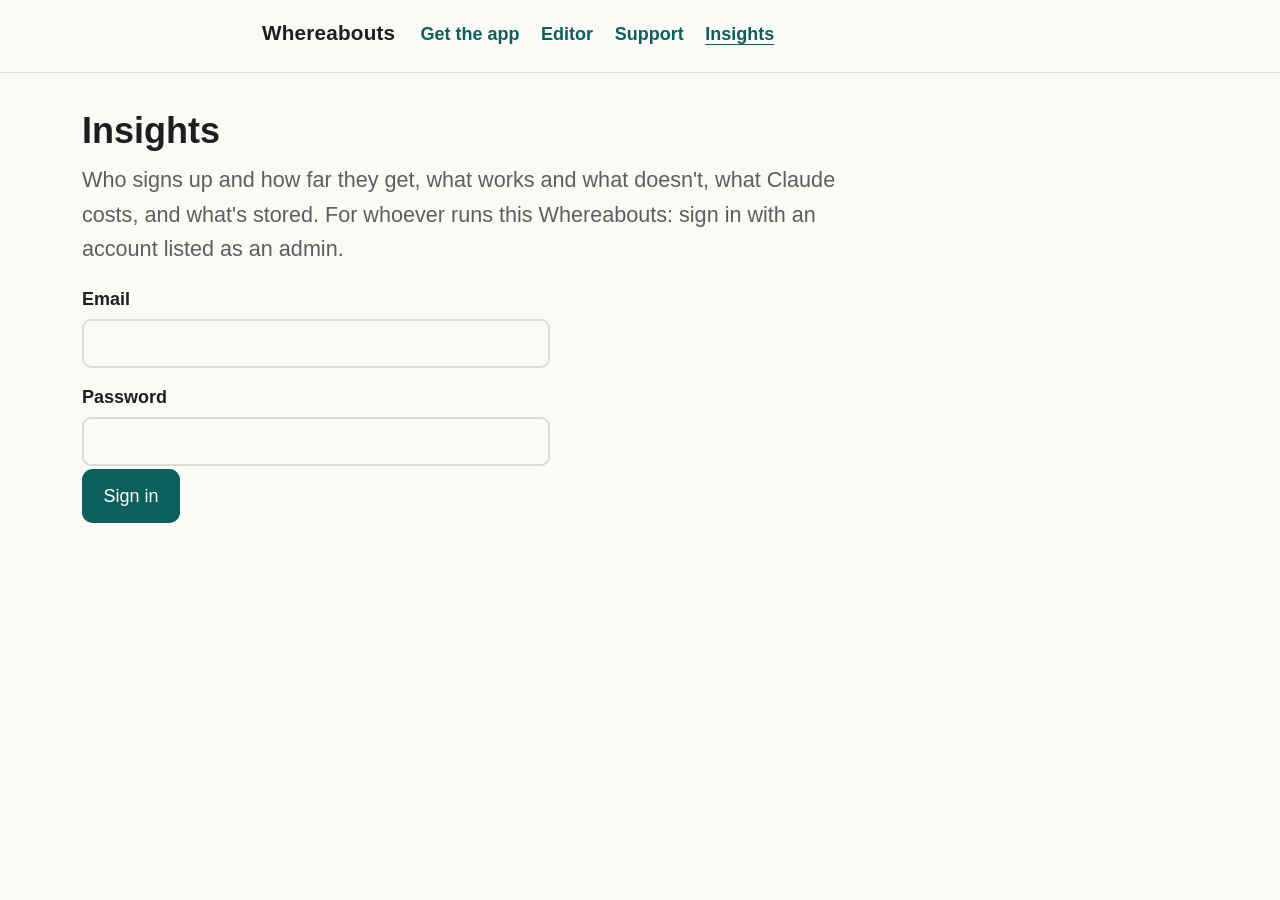
<file: insights.html>
<!doctype html>
<html lang="en">
<head>
<meta charset="utf-8">
<meta name="viewport" content="width=device-width, initial-scale=1">
<title>Insights – Whereabouts</title>
<meta name="description" content="For whoever runs Whereabouts: who signs up and how far they get, what works and what doesn't, what Claude costs, and what's stored.">
<meta name="robots" content="noindex">
<link rel="stylesheet" href="site.css">
<style>
  main { max-width: 64rem; }
  .bar-top { display: flex; flex-wrap: wrap; gap: 0.6rem 1rem; align-items: center; margin: 0.6rem 0 1.2rem; }
  .bar-top label { font-weight: 600; }
  select, input, button.plain { font: inherit; padding: 0.45rem 0.7rem; border: 2px solid var(--rule); border-radius: 0.5rem; background: var(--bg); color: var(--fg); }
  button.plain { cursor: pointer; }
  button.button { font: inherit; border: 0; cursor: pointer; }
  .status { color: var(--muted); }
  .problem { color: #b3261e; font-weight: 600; }
  @media (prefers-color-scheme: dark) { .problem { color: #ff8a80; } }
  form.signin { max-width: 26rem; }
  form.signin label { display: block; font-weight: 700; margin: 0.8rem 0 0.3rem; }
  form.signin input { width: 100%; }
  .tiles { display: grid; grid-template-columns: repeat(auto-fit, minmax(11rem, 1fr)); gap: 0.8rem; margin: 0.8rem 0 1.2rem; }
  .tile { background: var(--card); border: 1px solid var(--rule); border-radius: 0.75rem; padding: 0.8rem 1rem; }
  .tile .n { font-size: 1.7rem; font-weight: 700; line-height: 1.2; font-variant-numeric: tabular-nums; }
  .tile .l { color: var(--muted); font-size: 0.9rem; }
  .tile .s { font-size: 0.9rem; margin-top: 0.2rem; }
  table { border-collapse: collapse; width: 100%; font-size: 0.95rem; margin: 0.6rem 0 1rem; }
  th, td { text-align: left; padding: 0.35rem 0.5rem; border-bottom: 1px solid var(--rule); vertical-align: top; }
  th { font-weight: 700; }
  td.n, th.n { text-align: right; font-variant-numeric: tabular-nums; white-space: nowrap; }
  .wrap { overflow-x: auto; }
  .muted { color: var(--muted); }
  .ok { color: #1b7f4b; font-weight: 700; } .bad { color: #b3261e; font-weight: 700; }
  @media (prefers-color-scheme: dark) { .ok { color: #6fd39a; } .bad { color: #ff8a80; } }
  .funnel { display: grid; gap: 0.4rem; max-width: 40rem; margin: 0.6rem 0 1rem; }
  .funnel .row { display: grid; grid-template-columns: 9rem 1fr 4.5rem; align-items: center; gap: 0.6rem; }
  .funnel .track { background: var(--card); border-radius: 0.4rem; height: 1.4rem; overflow: hidden; }
  .funnel .fill { background: var(--accent); height: 100%; }
  svg.chart { width: 100%; height: auto; display: block; background: var(--card); border-radius: 0.75rem; }
  svg.chart text { font-size: 11px; fill: var(--fg); }
  .trail { border-left: 3px solid var(--rule); padding-left: 0.8rem; margin: 0.8rem 0; }
  .trail .ev { display: grid; grid-template-columns: 5.2rem 1fr; gap: 0.6rem; padding: 0.15rem 0; font-size: 0.92rem; }
  .trail .ev time { color: var(--muted); font-variant-numeric: tabular-nums; }
  .trail .ev code { font-size: 0.85rem; background: transparent; }
  .session-head { font-weight: 700; margin: 0.9rem 0 0.2rem; }
  details summary { cursor: pointer; font-weight: 600; }
  .catalog dt { font-weight: 600; font-family: ui-monospace, Menlo, Consolas, monospace; font-size: 0.9rem; margin-top: 0.5rem; }
  svg.plan { width: 100%; max-width: 40rem; height: auto; display: block; background: var(--card); border-radius: 0.75rem; }
  svg.plan text { font-size: 10px; fill: var(--fg); }
  .thumbs { display: flex; flex-wrap: wrap; gap: 0.5rem; margin: 0.4rem 0 1rem; }
  .thumbs figure { margin: 0; width: 9rem; }
  .thumbs img { width: 9rem; height: 9rem; object-fit: cover; border-radius: 0.5rem; background: var(--card); display: block; }
  .thumbs figcaption { font-size: 0.8rem; color: var(--muted); line-height: 1.3; margin-top: 0.2rem; }
  td img.thumb { width: 3rem; height: 3rem; object-fit: cover; border-radius: 0.4rem; background: var(--card); display: block; }
  .facts { display: grid; grid-template-columns: repeat(auto-fit, minmax(14rem, 1fr)); gap: 0.3rem 1.2rem; margin: 0.5rem 0 1rem; font-size: 0.95rem; }
  .facts div span:first-child { color: var(--muted); }
  .catalog dd { margin: 0 0 0 0; color: var(--muted); }
  .talk { border-left: 3px solid var(--rule); padding-left: 0.8rem; margin: 0.3rem 0 1.1rem; max-width: 46rem; }
  .talk .q { font-weight: 600; margin: 0.6rem 0 0.15rem; }
  .talk .q time { color: var(--muted); font-weight: 400; font-variant-numeric: tabular-nums; margin-inline-end: 0.5rem; }
  .talk .a { margin: 0 0 0.3rem; white-space: pre-wrap; }
  .talk .a.refused { color: var(--muted); }
  .talk .a .bad { white-space: normal; }
  .talk .use { color: var(--muted); font-size: 0.85rem; }
</style>
</head>
<body>
<a class="skip" href="#main">Skip to the insights</a>
<header class="top">
  <div class="inner">
    <a class="brand" href="index.html">Whereabouts</a>
    <nav class="site" aria-label="Site">
      <ul>
        <li><a href="index.html">Get the app</a></li>
        <li><a href="editor/">Editor</a></li>
        <li><a href="support.html">Support</a></li>
        <li><a href="insights.html" aria-current="page">Insights</a></li>
      </ul>
    </nav>
  </div>
</header>

<main id="main">
  <h1>Insights</h1>
  <p class="lead">Who signs up and how far they get, what works and what doesn't, what Claude costs, and what's stored. For whoever runs this Whereabouts: sign in with an account listed as an admin.</p>

  <section id="signin">
    <form class="signin" id="signin-form" novalidate>
      <label for="email">Email</label>
      <input id="email" name="email" type="email" autocomplete="username" required>
      <label for="password">Password</label>
      <input id="password" name="password" type="password" autocomplete="current-password" required>
      <p class="problem" id="signin-problem" role="alert" hidden></p>
      <button class="button" type="submit">Sign in</button>
    </form>
  </section>

  <section id="dash" hidden>
    <div class="bar-top">
      <label for="days">Last</label>
      <select id="days">
        <option value="7">7 days</option>
        <option value="30" selected>30 days</option>
        <option value="90">90 days</option>
        <option value="365">a year</option>
      </select>
      <button class="plain" id="refresh" type="button">Refresh</button>
      <span class="status" id="status" aria-live="polite"></span>
      <span style="flex:1"></span>
      <button class="plain" id="signout" type="button">Sign out</button>
    </div>
    <p class="problem" id="problem" role="alert" hidden></p>

    <h2 id="h-people">People</h2>
    <div class="tiles" id="tiles-people"></div>

    <h3>How far the new accounts got</h3>
    <p class="muted">Accounts made in the period, and what each has done since (ever).</p>
    <div class="funnel" id="funnel"></div>

    <h3>Each day</h3>
    <p class="muted">People seen each day: accounts (dark) and visitors without one (light), by the events they sent.</p>
    <div id="daily"></div>

    <h2>What worked, and what didn't</h2>
    <p class="muted">Every kind of event in the period: how many times, by how many people, and where it's a yes-or-no question, how often yes. <a href="#catalog">What each means</a>.</p>
    <div class="wrap"><table id="features"><caption class="muted">Events by kind</caption></table></div>

    <h3>Commands not understood</h3>
    <p class="muted">What people said in Find that the app couldn't act on: the raw material for new phrasings.</p>
    <div class="wrap"><table id="not-understood"></table></div>

    <h3>Errors</h3>
    <div class="wrap"><table id="errors"></table></div>

    <h2>Money</h2>
    <div class="tiles" id="tiles-money"></div>

    <h2>Venues: events and places</h2>
    <p class="muted">Organizations, their events and the floors they published; who joined, how often people were told the way, and what the floor scans cost the service (<code>service_settings</code>: <code>places_on</code>, <code>place_scans_per_month</code> and the rest).</p>
    <div class="tiles" id="tiles-places"></div>
    <div class="wrap"><table id="events-table"></table></div>

    <h2>Claude</h2>
    <p class="muted" id="claude-note"></p>
    <div class="wrap"><table id="claude"></table></div>

    <h2 id="h-assistant">What the assistant was asked</h2>
    <p class="muted">Every question to the room assistant in the period, in the editor's <strong>Ask</strong> and in the sample room, with its answer or why there was none, newest conversation first. Kept for a while (<code>service_settings.assistant_trail_days</code>, 90 to start with; 0 keeps nothing); the privacy policy says so. Search finds a word in a question or an answer.</p>
    <form id="assistant-form" class="bar-top">
      <label for="assistant-which">Show</label>
      <select id="assistant-which">
        <option value="">everyone</option>
        <option value="accounts">accounts</option>
        <option value="demo">the sample room</option>
      </select>
      <input id="assistant-search" type="search" placeholder="a word in a question or answer" style="min-width: 16rem" aria-label="Search the questions and answers">
      <button class="plain" type="submit">Show</button>
      <span class="status" id="assistant-status" aria-live="polite"></span>
    </form>
    <div id="assistant"></div>

    <h2>What's stored</h2>
    <p class="muted">Everything the service holds, as of now. The events this page reads are kept for 180 days; the rest for as long as the account exists (the privacy policy says what each is).</p>
    <div class="tiles" id="tiles-stored"></div>

    <h2>Rooms mapped lately</h2>
    <p class="muted">Every room scanned or changed in the period, whoever's. <strong>Open</strong> shows the room as it is: the plan, where it is, everything in it, the photos. Each look is recorded.</p>
    <div class="wrap"><table id="rooms"></table></div>

    <h2>Accounts and their trails</h2>
    <p class="muted">Most recently seen first. <strong>Trail</strong> shows what that account did, step by step, newest session first; <strong>Account</strong> shows what it has: its plan and payments, its scans, its rooms. Each look at an account is recorded, and the account's owner can ask for the record.</p>
    <div class="wrap"><table id="people"></table></div>
    <div id="trail-box" hidden>
      <h3 id="trail-title">Trail</h3>
      <div id="trail"></div>
    </div>
    <div id="person-box" hidden>
      <h3 id="person-title">Account</h3>
      <div id="person"></div>
    </div>
    <div id="room-box" hidden>
      <h3 id="room-title">Room</h3>
      <div id="room"></div>
    </div>
    <details>
      <summary>A visitor's trail, by install ID</summary>
      <p class="muted">Visitors without an account are known only by a random ID their browser or phone made up. Paste one (from an event's details) to see its steps.</p>
      <form id="install-form" class="bar-top"><input id="install" placeholder="install ID" style="min-width: 20rem"><button class="plain" type="submit">Show</button></form>
    </details>

    <h2 id="catalog">What each event means</h2>
    <p class="muted">What the app, the editor and the website send, and the details each carries. Nothing else is collected as events: no names of items, no photos, no addresses; what was said is kept only when the app didn't understand it. (The assistant's questions and answers are kept apart, above.)</p>
    <dl class="catalog" id="catalog-list"></dl>
  </section>
</main>

<script>
(function () {
  // (The tests point it at a stand-in.)
  var SERVICE = window.VISIONASSIST_SERVICE || { url: "https://sdamqekmvppcickisvrd.supabase.co", key: "sb_publishable_nskx50aX7tO7b9X7_3yXJQ_hnVZctvo" };
  // Every event, and what it means (the app, editor and site send these names).
  var CATALOG = {
    "app.open": "The app was opened or came back to the front: version, language, whether VoiceOver is on.",
    "screen.home": "The home screen was shown.", "home.tab": "Venues or Rooms was chosen on the home screen (tab).",
    "screen.scan": "The scanning screen was opened.", "screen.use": "Find was opened.", "screen.contribute": "Add by hand was opened.",
    "screen.settings": "Settings was opened.", "screen.plus": "The Rooms and Plus screen was opened.", "screen.account": "The account screen was opened.",
    "account.signup": "An account was created (ok: signed in at once; not ok: the email must be confirmed first, or it failed: error).",
    "account.confirmed": "The email was confirmed (how: code, link or by itself).", "account.signin": "A sign-in (ok or the error).",
    "account.reset": "A password reset was asked for, or set (step).", "account.signout": "Signed out.", "account.deleted": "The account was deleted.",
    "scan.started": "A scan began (free seconds left, or no limit).", "scan.room_done": "A room of a home was finished (walls, furniture, items so far).",
    "scan.inside": "Look inside: a close-up taken (ok) or not.",
    "scan.finished": "A scan ended and was saved: seconds, rooms, walls, furniture, items, close-ups, photos Claude saw, whether the free time ran out (time_up), whether naming was skipped.",
    "scan.cancelled": "A scan was stopped without saving (seconds).", "scan.failed": "A scan failed (error).",
    "screen.scan_intro": "The walkthrough before the first scan was shown.",
    "screen.welcome": "The welcome on the first launch was shown.", "welcome.done": "Get started was tapped on the welcome.",
    "welcome.sample": "See a sample room was tapped on the welcome.",
    "scan.coverage": "Done was tapped too soon: what was advised first (advice: gap, wall, door).",
    "scan.paused": "The scan was paused (seconds so far).", "scan.resumed": "The scan went on after a pause.",
    "scan.thermal": "The phone got hot (hot: true) or cooled down during a scan; items and photos rest while hot.",
    "scan.tag_started": "Name this was tapped (pointed: whether a spot was found).",
    "scan.tag": "A name was said for a thing (ok; words), or nothing usable was heard (why).",
    "scan.tags_applied": "When the scan was saved: names that renamed a thing found there (renamed) or became a place of their own (added).",
    "use.started": "Find began in a room.", "use.located": "The phone recognized where it was (ok) or gave up (seconds it tried).",
    "use.find": "Someone asked for a thing (how: voice or list; ok: the app knew where it was).",
    "use.arrived": "They were brought to the thing: ok when the last half meter found it, not when it gave up.",
    "use.took": "They said they took it, or put it somewhere (action).", "use.label": "A label was read (ok: legible).",
    "use.where": "Where am I.", "use.door": "Take me to the door, or another room.",
    "use.command": "A spoken command: ok when understood (kind), not when it wasn't (text: what was said).",
    "use.report": "Something reported to whoever keeps the room (kind).",
    "contribute.pinned": "A place was added by hand.",
    "contribute.rescan_looked": "Scan this spot again: Claude looked (found, added, moved, seen).",
    "contribute.rescan": "Scan this spot again was saved (added, moved), or not taken (why: person).",
    "plus.buy": "A room pack or Get Plus was tapped (what: rooms or plus; rooms: the pack).",
    "plus.paid": "A payment reached the account (what, rooms), or nothing had yet when they came back from paying (not ok).",
    "plus.promo": "A promo code was tried (ok, reason).", "plus.organizations": "Write to us, for an organization or a sponsorship, was tapped.",
    "sync.failed": "The sync with the cloud failed (error).", "claude.failed": "Claude couldn't be asked (purpose, error).",
    "editor.open": "The editor was opened (mode: remote, demo or local).", "editor.signin": "Signed in to the editor (ok or error).",
    "editor.room": "A room was opened in the editor.", "editor.rename": "An item was renamed.", "editor.note": "A note was written.",
    "editor.move": "An item was moved on the plan.", "editor.plan": "The plan was edited and saved.", "editor.share": "A room was shared (ok or error).",
    "editor.pin": "A spot was added on the plan.", "editor.delete": "An item was deleted.", "editor.export": "A room was exported.",
    "editor.restore_scan": "Restore previous scan (ok, or the error).",
    "ask.question": "The room assistant was asked (ok: it answered; not: the refusal).", "demo.open": "The sample room was explored.",
    "demo.question": "The sample room's assistant was asked (ok or the refusal).",
    "plan.open": "Rooms and Plus was opened in the editor (plus: whether it was on).",
    "plan.buy": "A room pack or Get Plus was clicked in the editor (what, rooms).",
    "plan.paid": "A payment reached the account, seen in the editor (what, rooms), or nothing had yet when they came back (not ok).",
    "plan.manage": "Change or cancel Plus was clicked in the editor.", "plan.donate": "Donate was clicked in the editor.",
    "plan.organizations": "Write to us (organizations and sponsors) was clicked in the editor.",
    "page.view": "A page of the website was opened (path, referrer's site).", "page.store": "The App Store link was tapped (where).",
    "page.editor": "A link to the editor was clicked on the website (where).", "page.donate": "Donate was clicked on the website (where).",
    "page.organizations": "Write to us, for an organization or a sponsorship, was clicked on the website (where).",
    "page.events": "Map your event was clicked on the website (where).",
    "page.event_open": "Open in Whereabouts was tapped on an event's page (code).", "page.place_open": "Open in Whereabouts was tapped on a place's page (place).",
    "event.join": "An event was joined in the app (ok, or the error: not_found, ended).",
    "event.ask": "Something was asked on an event floor (kind: route, find, here, lost...; ok: understood).",
    "event.route": "The way was described, leg by leg (legs, metres; ok: a way was found; not: why).",
    "event.arrived": "I'm there, at the end of a described way (listing: whether it was a listed booth).",
    "event.camera": "Guide me with the camera was tapped on an event floor.", "event.lost": "I'm lost: where they are was asked again.",
    "place.scan": "A floor was scanned for an event or a place (seconds).", "place.publish": "A floor was published (ok, or the error).",
    "place.check": "A check on a floor: recognized, confirmed, changed, gone or asked (result).",
    "place.open_link": "A whereabouts:// link opened an event or a place (kind).",
    "listing.found": "A listed booth or desk was reached (listing)."
  };

  var state = { token: null, refresh: null, overview: null, people: null };
  var $ = function (id) { return document.getElementById(id); };
  function esc(s) { return String(s == null ? "" : s).replace(/[&<>"]/g, function (c) { return { "&": "&amp;", "<": "&lt;", ">": "&gt;", '"': "&quot;" }[c]; }); }
  function n(x) { return (x == null || isNaN(x)) ? "–" : Number(x).toLocaleString(); }
  function clock(s) { s = Math.max(0, Math.round(Number(s) || 0)); return Math.floor(s / 60) + ":" + String(s % 60).padStart(2, "0"); }
  function pct(a, b) { return b ? Math.round(100 * a / b) + "%" : "–"; }
  function bytes(b) { b = Number(b) || 0; var u = ["B", "KB", "MB", "GB", "TB"], i = 0; while (b >= 1024 && i < u.length - 1) { b /= 1024; i++; } return (i ? b.toFixed(1) : b) + " " + u[i]; }
  function when(t) { if (!t) return "–"; var d = new Date(t); return isNaN(d) ? "–" : d.toLocaleString(undefined, { dateStyle: "medium", timeStyle: "short" }); }
  function ago(t) { if (!t) return "never"; var s = (Date.now() - new Date(t)) / 1000; if (s < 90) return "just now"; if (s < 5400) return Math.round(s / 60) + " min ago"; if (s < 129600) return Math.round(s / 3600) + " h ago"; return Math.round(s / 86400) + " days ago"; }
  function tile(label, value, sub) { return '<div class="tile"><div class="n">' + esc(value) + '</div><div class="l">' + esc(label) + '</div>' + (sub ? '<div class="s">' + sub + '</div>' : "") + '</div>'; }

  // ----- The service -----
  function save() { try { sessionStorage.setItem("insights.session", JSON.stringify({ token: state.token, refresh: state.refresh })); } catch (e) {} }
  function load() { try { var s = JSON.parse(sessionStorage.getItem("insights.session") || "null"); if (s) { state.token = s.token; state.refresh = s.refresh; } } catch (e) {} }
  function clear() { state.token = state.refresh = null; try { sessionStorage.removeItem("insights.session"); } catch (e) {} }

  function signIn(email, password) {
    return fetch(SERVICE.url + "/auth/v1/token?grant_type=password", {
      method: "POST", headers: { apikey: SERVICE.key, "content-type": "application/json" },
      body: JSON.stringify({ email: email, password: password })
    }).then(function (r) { return r.json().then(function (b) { if (!r.ok) throw new Error(b.msg || b.error_description || b.message || ("error " + r.status)); state.token = b.access_token; state.refresh = b.refresh_token; save(); }); });
  }
  function refreshSession() {
    if (!state.refresh) return Promise.reject(new Error("signed out"));
    return fetch(SERVICE.url + "/auth/v1/token?grant_type=refresh_token", {
      method: "POST", headers: { apikey: SERVICE.key, "content-type": "application/json" }, body: JSON.stringify({ refresh_token: state.refresh })
    }).then(function (r) { return r.json().then(function (b) { if (!r.ok) throw new Error("signed out"); state.token = b.access_token; state.refresh = b.refresh_token; save(); }); });
  }
  function rpc(name, args, retried) {
    return fetch(SERVICE.url + "/rest/v1/rpc/" + name, {
      method: "POST", headers: { apikey: SERVICE.key, authorization: "Bearer " + state.token, "content-type": "application/json" },
      body: JSON.stringify(args || {})
    }).then(function (r) {
      if (r.status === 401 && !retried) return refreshSession().then(function () { return rpc(name, args, true); });
      return r.json().catch(function () { return {}; }).then(function (b) {
        if (!r.ok) { var e = new Error(b.message || b.hint || ("error " + r.status)); e.status = r.status; e.code = b.code; throw e; }
        return b;
      });
    });
  }

  // ----- Drawing -----
  function drawOverview(o) {
    var a = o.accounts, f = o.funnel, m = o.money, s = o.stored;
    $("tiles-people").innerHTML = tile("accounts", n(a.total), n(a.confirmed) + " confirmed")
      + tile("new accounts", n(a.new), "in the last " + o.days + " days")
      + tile("active accounts", n(a.active), "sent something")
      + tile("visitors", n(a.visitors), "without an account");
    var steps = [["signed up", f.signed_up], ["confirmed", f.confirmed], ["scanned a room", f.scanned], ["found a thing", f.found], ["used the editor", f.editor], ["paid", f.paid]];
    $("funnel").innerHTML = steps.map(function (st) {
      var w = f.signed_up ? Math.round(100 * st[1] / f.signed_up) : 0;
      return '<div class="row"><span>' + esc(st[0]) + '</span><div class="track" role="img" aria-label="' + st[1] + ' of ' + f.signed_up + '"><div class="fill" style="width:' + w + '%"></div></div><span class="n">' + n(st[1]) + ' <span class="muted">' + pct(st[1], f.signed_up) + '</span></span></div>';
    }).join("");
    drawDaily(o.daily || [], o.days);
    drawFeatures(o.features || []);
    var nu = o.not_understood || [];
    $("not-understood").innerHTML = nu.length ? '<tr><th>What was said</th><th class="n">Times</th><th>Language</th></tr>' + nu.map(function (q) {
      return '<tr><td>' + esc(q.text) + '</td><td class="n">' + n(q.count) + '</td><td>' + esc(q.language || "") + '</td></tr>'; }).join("") : '<tr><td class="muted">Nothing yet: every command was understood, or none was tried.</td></tr>';
    var er = o.errors || [];
    $("errors").innerHTML = er.length ? '<tr><th>Where</th><th>What</th><th class="n">Times</th><th>Last</th><th>Example</th></tr>' + er.map(function (e) {
      return '<tr><td>' + esc(e.surface) + '</td><td><code>' + esc(e.name) + '</code></td><td class="n">' + n(e.count) + '</td><td>' + esc(ago(e.last)) + '</td><td class="muted">' + esc(e.sample || "") + '</td></tr>'; }).join("") : '<tr><td class="muted">No errors in the period.</td></tr>';
    // (Rooms from a service that reports them; minutes, two to a room, from one that doesn't yet.)
    var bought = m.rooms_bought != null ? m.rooms_bought : Math.round((m.minutes_bought || 0) / 2);
    var boughtAll = m.rooms_bought_all != null ? m.rooms_bought_all : Math.round((m.minutes_bought_all || 0) / 2);
    var paid = Object.keys(m.rooms_paid || {}).map(function (c) { return (m.rooms_paid[c] / 100).toFixed(2) + " " + c.toUpperCase(); }).join(", ");
    $("tiles-money").innerHTML = tile("rooms bought", n(bought), n(m.purchases) + " purchases" + (paid ? ", " + paid : "") + "; " + n(boughtAll) + " ever")
      + tile("Plus subscribers", n(m.plus_active), n(m.plus_paid) + " paying, " + n(m.plus_new) + " new")
      + tile("promo codes used", n(m.promo_redemptions), "in the period")
      + tile("rooms mapped", n(m.rooms_mapped != null ? m.rooms_mapped : (m.mapping_minutes_used || 0) / 2), n(m.scans) + " scans, " + n(m.mapping_minutes_used) + " min")
      + (m.place_scans != null ? tile("floor scans", n(m.place_scans), n(m.place_minutes) + " min, Claude $" + Number(m.place_claude_cost || 0).toFixed(2) + ", the service's") : "");
    var cl = o.claude || [], tot = { calls: 0, cost: 0, tin: 0, tout: 0 };
    cl.forEach(function (c) { tot.calls += c.calls; tot.cost += Number(c.cost); tot.tin += c.input_tokens; tot.tout += c.output_tokens; });
    $("claude-note").textContent = "Estimated at $" + o.claude_rates.in_per_million + " per million tokens read and $" + o.claude_rates.out_per_million + " written (service_settings: claude_in_per_million, claude_out_per_million).";
    $("claude").innerHTML = '<tr><th>Purpose</th><th class="n">Calls</th><th class="n">Answered</th><th class="n">Failed</th><th class="n">Waiting</th><th class="n">Tokens read</th><th class="n">Tokens written</th><th class="n">Cost</th></tr>'
      + cl.map(function (c) { return '<tr><td>' + esc(c.purpose) + '</td><td class="n">' + n(c.calls) + '</td><td class="n">' + n(c.ok) + '</td><td class="n">' + n(c.failed) + '</td><td class="n">' + n(c.waiting) + '</td><td class="n">' + n(c.input_tokens) + '</td><td class="n">' + n(c.output_tokens) + '</td><td class="n">$' + Number(c.cost).toFixed(2) + '</td></tr>'; }).join("")
      + '<tr><th>All</th><th class="n">' + n(tot.calls) + '</th><th></th><th></th><th></th><th class="n">' + n(tot.tin) + '</th><th class="n">' + n(tot.tout) + '</th><th class="n">$' + tot.cost.toFixed(2) + '</th></tr>';
    $("tiles-stored").innerHTML = tile("rooms", n(s.rooms), n(s.rooms_with_map) + " with a map, " + n(s.rooms_shared) + " shared, " + n(s.rooms_deleted) + " deleted")
      + tile("items", n(s.items), n(s.items_inside) + " inside drawers and closets")
      + tile("photos", n(s.photos), bytes(s.photo_bytes))
      + tile("events", n(s.events), s.events_oldest ? "since " + when(s.events_oldest) : "")
      + tile("Claude calls", n(s.claude_calls), "ever")
      + tile("assistant questions", n(s.assistant_chats), s.assistant_trail_days ? "kept " + n(s.assistant_trail_days) + " days" : "not being kept")
      + tile("open reports", n(s.reports_open), n(s.push_phones) + " phones with alerts");
  }

  function drawPlaces(p) {
    if (!p) { $("tiles-places").innerHTML = '<p class="muted">Not available in this cloud.</p>'; $("events-table").innerHTML = ""; return; }
    var ev = p.events || {}, pl = p.places || {}, sc = p.scans || {}, st = p.settings || {}, ch = p.checks || {};
    $("tiles-places").innerHTML = tile("organizations", n(p.orgs), n(p.members) + " members")
      + tile("events", n((ev.live || 0) + (ev.draft || 0)), n(ev.live) + " live, " + n(ev.draft) + " draft, " + n(ev.ended) + " ended")
      + tile("floors published", n(pl.published), n(pl.fresh) + " checked within " + n(st.place_stale_days) + " days, " + n(pl.hidden) + " hidden, " + n(pl.new) + " new")
      + tile("people who joined", n(p.followers), n(ch.asked) + " told the way, " + n(ch.recognized) + " recognized, " + n((ch.changed || 0) + (ch.gone || 0)) + " problems")
      + tile("floor scans", n(sc.count), n(sc.minutes) + " min; " + n(sc.this_month) + " of " + n(st.place_scans_per_month) + " this month; Claude $" + Number(p.claude_cost || 0).toFixed(2))
      + tile(st.places_on ? "places on" : "places off", st.volunteers_on ? "volunteers too" : "members only", n(st.place_seconds) + " s a floor, " + n(st.place_photos) + " photos");
    var list = p.events_list || [];
    $("events-table").innerHTML = list.length ? '<tr><th>Event</th><th>Organization</th><th>Status</th><th>Venue</th><th>Starts</th><th class="n">Floors</th><th class="n">Joined</th><th class="n">Told the way</th></tr>'
      + list.map(function (e) { return '<tr><td><code>' + esc(e.code) + '</code> ' + esc(e.name) + '</td><td>' + esc(e.org || "") + '</td><td>' + esc(e.status) + '</td><td>' + esc(e.venue || "") + '</td><td>' + esc(e.starts_on || "") + '</td><td class="n">' + n(e.floors) + '</td><td class="n">' + n(e.joined) + '</td><td class="n">' + n(e.asked) + '</td></tr>'; }).join("")
      : '<tr><td class="muted">No events yet.</td></tr>';
  }

  function drawDaily(days, span) {
    if (!days.length) { $("daily").innerHTML = '<p class="muted">Nothing yet.</p>'; return; }
    var byDay = {}; days.forEach(function (d) { byDay[d.day] = d; });
    var list = [], today = new Date(); today.setUTCHours(0, 0, 0, 0);
    for (var i = Math.min(span, 90) - 1; i >= 0; i--) { var d = new Date(today); d.setUTCDate(d.getUTCDate() - i); var key = d.toISOString().slice(0, 10); list.push(byDay[key] || { day: key, people: 0, accounts: 0, events: 0, scans: 0, finds: 0 }); }
    var W = 900, H = 220, pad = 30, bw = (W - 2 * pad) / list.length, max = Math.max(1, Math.max.apply(null, list.map(function (d) { return d.people; })));
    var bars = list.map(function (d, i) {
      var x = pad + i * bw, hA = (H - 2 * pad) * d.accounts / max, hV = (H - 2 * pad) * (d.people - d.accounts) / max, y = H - pad;
      return '<g><title>' + d.day + ': ' + d.accounts + ' accounts, ' + (d.people - d.accounts) + ' visitors, ' + d.scans + ' scans, ' + d.finds + ' finds</title>'
        + '<rect x="' + (x + 1) + '" y="' + (y - hA) + '" width="' + Math.max(1, bw - 2) + '" height="' + hA + '" fill="var(--accent)"/>'
        + '<rect x="' + (x + 1) + '" y="' + (y - hA - hV) + '" width="' + Math.max(1, bw - 2) + '" height="' + hV + '" fill="var(--accent)" opacity="0.4"/></g>';
    }).join("");
    var labels = "";
    list.forEach(function (d, i) { if (i % Math.ceil(list.length / 8) === 0 || i === list.length - 1) labels += '<text x="' + (pad + i * bw + bw / 2) + '" y="' + (H - 10) + '" text-anchor="middle">' + d.day.slice(5) + '</text>'; });
    $("daily").innerHTML = '<svg class="chart" viewBox="0 0 ' + W + ' ' + H + '" role="img" aria-label="People seen each day">'
      + '<text x="' + pad + '" y="18">people a day, up to ' + max + '</text><line x1="' + pad + '" y1="' + (H - pad) + '" x2="' + (W - pad) + '" y2="' + (H - pad) + '" stroke="var(--rule)"/>' + bars + labels + '</svg>'
      + '<p class="muted">' + n(list.reduce(function (s, d) { return s + d.events; }, 0)) + ' events, ' + n(list.reduce(function (s, d) { return s + d.scans; }, 0)) + ' scans finished, ' + n(list.reduce(function (s, d) { return s + d.finds; }, 0)) + ' things looked for.</p>';
  }

  function drawFeatures(features) {
    var order = { app: 0, editor: 1, site: 2 };
    features.sort(function (a, b) { return (order[a.surface] - order[b.surface]) || (b.count - a.count); });
    var rows = '<tr><th>Where</th><th>Event</th><th>Means</th><th class="n">Times</th><th class="n">People</th><th class="n">Worked</th><th class="n">Didn\'t</th><th class="n">Rate</th></tr>';
    features.forEach(function (f) {
      var judged = f.ok + f.failed;
      rows += '<tr><td>' + esc(f.surface) + '</td><td><code>' + esc(f.name) + '</code></td><td class="muted">' + esc((CATALOG[f.name] || "").split(" (")[0].split(":")[0]) + '</td><td class="n">' + n(f.count) + '</td><td class="n">' + n(f.people) + '</td>'
        + '<td class="n">' + (judged ? '<span class="ok">' + n(f.ok) + '</span>' : '<span class="muted">–</span>') + '</td><td class="n">' + (judged ? '<span class="bad">' + n(f.failed) + '</span>' : '<span class="muted">–</span>') + '</td><td class="n">' + (judged ? pct(f.ok, judged) : '<span class="muted">–</span>') + '</td></tr>';
    });
    $("features").innerHTML = features.length ? rows : '<tr><td class="muted">No events yet in the period.</td></tr>';
  }

  function drawPeople(people) {
    var rows = '<tr><th>Account</th><th>Made</th><th>Last seen</th><th class="n">Events</th><th class="n">Failed</th><th class="n">Scans</th><th class="n">Finds</th><th class="n">Rooms</th><th>Plus</th><th class="n">Rooms bought</th><th>App</th><th></th></tr>';
    people.forEach(function (p, i) {
      rows += '<tr><td>' + esc(p.email || p.id) + (p.confirmed ? "" : ' <span class="muted">(not confirmed)</span>') + '</td><td>' + esc(when(p.created)) + '</td><td>' + esc(ago(p.last_event || p.last_sign_in)) + '</td>'
        + '<td class="n">' + n(p.events) + '</td><td class="n">' + (p.failed ? '<span class="bad">' + n(p.failed) + '</span>' : "0") + '</td><td class="n">' + n(p.scans) + '</td><td class="n">' + n(p.finds) + '</td><td class="n">' + n(p.rooms) + '</td>'
        + '<td>' + (p.plus ? "yes" : "") + '</td><td class="n">' + n(p.rooms_bought != null ? p.rooms_bought : Math.round((p.minutes_bought || 0) / 2)) + ' <span class="muted">' + n(p.rooms_mapped != null ? p.rooms_mapped : (p.mapping_minutes || 0) / 2) + ' used</span></td><td class="muted">' + esc((p.version || "") + (p.language ? " " + p.language : "")) + '</td>'
        + '<td><button class="plain" type="button" data-trail="' + i + '">Trail</button> <button class="plain" type="button" data-person="' + i + '">Account</button></td></tr>';
    });
    $("people").innerHTML = rows;
    $("people").querySelectorAll("button[data-trail]").forEach(function (b) {
      b.addEventListener("click", function () { var p = people[Number(b.getAttribute("data-trail"))]; showTrail({ person: p.id }, p.email || p.id); });
    });
    $("people").querySelectorAll("button[data-person]").forEach(function (b) {
      b.addEventListener("click", function () { showPerson(people[Number(b.getAttribute("data-person"))]); });
    });
  }

  function showTrail(args, title) {
    $("trail-box").hidden = false;
    $("trail-title").textContent = "Trail: " + title;
    $("trail").innerHTML = '<p class="muted">Loading…</p>';
    rpc("insights_trail", args).then(function (events) {
      if (!events.length) { $("trail").innerHTML = '<p class="muted">Nothing yet.</p>'; return; }
      // Newest session first; within a session, oldest first, as it happened.
      var sessions = [], seen = {};
      events.forEach(function (e) { var k = (e.surface || "") + ":" + (e.session || "?"); if (!seen[k]) { seen[k] = { key: k, surface: e.surface, events: [] }; sessions.push(seen[k]); } seen[k].events.push(e); });
      $("trail").innerHTML = sessions.map(function (s) {
        var evs = s.events.slice().reverse(), first = evs[0], last = evs[evs.length - 1];
        return '<div class="session-head">' + esc(s.surface) + ' · ' + esc(when(first.at)) + (evs.length > 1 ? ' → ' + esc(new Date(last.at).toLocaleTimeString(undefined, { timeStyle: "short" })) : "") + ' <span class="muted">(' + evs.length + (first.version ? ', v' + esc(first.version) : "") + (first.language ? ', ' + esc(first.language) : "") + ')</span></div><div class="trail">'
          + evs.map(function (e) {
            var mark = e.ok === true ? '<span class="ok">✓</span> ' : e.ok === false ? '<span class="bad">✗</span> ' : "";
            var props = Object.keys(e.props || {}).map(function (k) { return k + "=" + (typeof e.props[k] === "object" ? JSON.stringify(e.props[k]) : e.props[k]); }).join("  ");
            return '<div class="ev"><time>' + esc(new Date(e.at).toLocaleTimeString(undefined, { timeStyle: "medium" })) + '</time><span>' + mark + '<code>' + esc(e.name) + '</code> <span class="muted">' + esc(props) + '</span></span></div>';
          }).join("") + '</div>';
      }).join("");
      $("trail-box").scrollIntoView({ behavior: "smooth", block: "start" });
    }).catch(function (e) { $("trail").innerHTML = '<p class="problem">' + esc(e.message) + '</p>'; });
  }

  // ----- The assistant's trail: questions and answers, as conversations -----
  var REFUSED = { needs_plus: "refused: needs Plus", demo_limit: "refused: the sample room's limit for today", monthly_limit: "refused: the month's Claude allowance is used up",
    busy: "busy: asked to try again", timeout: "Claude took too long", unreachable: "couldn't reach Claude", not_set_up: "Claude isn't set up", unauthorized: "not signed in",
    bad_request: "a bad request", server: "a server error", free_used: "refused: rooms used up" };
  /** Rows (newest first) as conversations: one person (or one visitor) in one room, from a first question on, newest conversation first. */
  function talks(rows) {
    var list = [], open = {};
    rows.slice().reverse().forEach(function (r) {
      var key = (r.demo ? "visitor:" + (r.visitor || "?") : "person:" + (r.person || r.email || "?")) + "|" + (r.room || "");
      var t = open[key], at = new Date(r.at).getTime();
      if (!t || (r.turn != null && t.lastTurn != null && r.turn <= t.lastTurn) || at - t.lastAt > 2 * 3600 * 1000) {
        t = open[key] = { who: r.demo ? "visitor " + (r.visitor || "") : (r.email || r.person || "account gone"), demo: !!r.demo, room: r.room_name || (r.demo ? "the sample room" : (r.room ? "a room since deleted" : "no room")), rows: [], firstAt: at };
        list.push(t);
      }
      t.rows.push(r); t.lastAt = at; t.lastTurn = r.turn;
    });
    list.sort(function (a, b) { return b.lastAt - a.lastAt; });
    return list;
  }
  function drawTalks(rows, el, empty) {
    var list = talks(rows || []);
    if (!list.length) { el.innerHTML = '<p class="muted">' + esc(empty || "No questions yet.") + '</p>'; return; }
    el.innerHTML = list.map(function (t) {
      var first = t.rows[0], last = t.rows[t.rows.length - 1];
      var tin = 0, tout = 0; t.rows.forEach(function (r) { tin += Number(r.tokens_in) || 0; tout += Number(r.tokens_out) || 0; });
      return '<div class="session-head">' + esc(t.who) + ' · ' + esc(t.room) + ' · ' + esc(when(first.at)) + (t.rows.length > 1 ? ' → ' + esc(new Date(last.at).toLocaleTimeString(undefined, { timeStyle: "short" })) : "")
        + ' <span class="muted">(' + t.rows.length + (t.rows.length === 1 ? " question" : " questions") + (tin || tout ? ", " + n(tin) + " tokens read, " + n(tout) + " written" : "") + ')</span></div>'
        + '<div class="talk">' + t.rows.map(function (r) {
          var answered = r.status === 200 && r.answer;
          var why = REFUSED[r.reason] || (r.reason ? esc(r.reason) : "no answer (status " + esc(r.status) + ")");
          return '<p class="q" dir="auto"><time>' + esc(new Date(r.at).toLocaleTimeString(undefined, { timeStyle: "short" })) + '</time>' + esc(r.question) + '</p>'
            + (answered ? '<p class="a" dir="auto">' + esc(r.answer) + '</p>' : '<p class="a refused"><span class="bad">✗</span> ' + why + '</p>');
        }).join("") + '</div>';
    }).join("");
  }
  function refreshAssistant() {
    var days = Number($("days").value) || 30;
    var args = { days: days, most: 400 };
    var which = $("assistant-which").value, search = $("assistant-search").value.trim();
    if (which) args.which = which;
    if (search) args.search = search;
    $("assistant-status").textContent = "Loading…";
    return rpc("insights_assistant", args).then(function (rows) {
      drawTalks(rows, $("assistant"), search ? "Nothing with that word in the period." : "No questions in the period.");
      $("assistant-status").textContent = rows.length ? n(rows.length) + (rows.length === 400 ? " (the latest 400)" : "") + (rows.length === 1 ? " question" : " questions") : "";
    }).catch(function (e) { $("assistant-status").textContent = ""; $("assistant").innerHTML = '<p class="problem">' + esc(e.message) + '</p>'; });
  }

  // ----- Support: rooms and accounts as they are -----
  function roomCells(r) {
    return '<td>' + esc(r.name || "(unnamed)") + (r.home_rooms && r.home_rooms.length ? ' <span class="muted">' + esc(r.home_rooms.join(", ")) + '</span>' : "") + (r.deleted ? ' <span class="bad">deleted</span>' : "") + '</td>'
      + '<td>' + esc(r.scanned_at ? ago(r.scanned_at) : "never") + '</td><td>' + esc(ago(r.updated_at)) + '</td>'
      + '<td class="n">' + (r.area ? n(r.area) + " m²" : "–") + '</td><td class="n">' + n(r.walls) + '/' + n(r.doors) + '/' + n(r.windows) + '</td><td class="n">' + n(r.furniture) + '</td>'
      + '<td class="n">' + n(r.items) + (r.items_inside ? ' <span class="muted">+' + n(r.items_inside) + ' inside</span>' : "") + '</td><td class="n">' + n(r.photos) + (r.close_ups ? ' <span class="muted">+' + n(r.close_ups) + ' close-ups</span>' : "") + '</td>'
      + '<td>' + (r.map ? "yes" : "") + '</td><td>' + (r.geo && r.geo.latitude ? "yes" : "") + '</td><td>' + (r.shares && r.shares.length ? n(r.shares.length) : "") + '</td>';
  }
  var ROOM_HEAD = '<th>Room</th><th>Scanned</th><th>Changed</th><th class="n">Area</th><th class="n">Walls/doors/windows</th><th class="n">Furniture</th><th class="n">Items</th><th class="n">Photos</th><th>Map</th><th>Location</th><th>Shared</th>';
  function drawRooms(rooms) {
    var rows = '<tr><th>Owner</th>' + ROOM_HEAD + '<th></th></tr>';
    rooms.forEach(function (r, i) {
      rows += '<tr><td>' + esc(r.owner_email || r.owner) + '</td>' + roomCells(r) + '<td><button class="plain" type="button" data-room="' + esc(r.id) + '" data-room-name="' + esc(r.name) + '">Open</button></td></tr>';
    });
    $("rooms").innerHTML = rooms.length ? rows : '<tr><td class="muted">No rooms scanned or changed in the period.</td></tr>';
    wireRoomButtons($("rooms"));
  }
  function wireRoomButtons(root) {
    root.querySelectorAll("button[data-room]").forEach(function (b) {
      b.addEventListener("click", function () { showRoom(b.getAttribute("data-room"), b.getAttribute("data-room-name")); });
    });
  }

  function showPerson(p) {
    $("person-box").hidden = false;
    $("person-title").textContent = "Account: " + (p.email || p.id);
    $("person").innerHTML = '<p class="muted">Loading…</p>';
    $("person-box").scrollIntoView({ behavior: "smooth", block: "start" });
    rpc("insights_person", { person: p.id }).then(function (d) {
      var a = d.account || {}, plan = d.plan || {};
      var facts = [["Made", when(a.created)], ["Confirmed", a.confirmed ? "yes" : "no"], ["Last sign-in", ago(a.last_sign_in)],
        ["Plus", plan.plus ? "yes" : "no"], ["Rooms left", plan.free_seconds_left != null ? n(plan.rooms_left) + " of " + n(plan.rooms) + ' <span class="muted">(' + clock(plan.free_seconds_left) + " of " + clock(plan.free_seconds) + " of scanning)</span>" : "–"],
        ["Rooms bought", n(plan.rooms_bought != null ? plan.rooms_bought : Math.round((plan.seconds_bought || 0) / 120))], ["Use photos left", plan.plus ? n(plan.use_photos_left) : "–"],
        ["Promo codes", (d.promo || []).map(function (x) { return x.code; }).join(", ") || "none"],
        ["Purchases", (d.purchases || []).length ? d.purchases.map(function (x) { return (x.rooms != null ? n(x.rooms) + (Number(x.rooms) === 1 ? " room" : " rooms") : x.minutes + " min") + (x.amount ? " (" + (x.amount / 100).toFixed(2) + " " + (x.currency || "").toUpperCase() + ")" : ""); }).join(", ") : "none"],
        ["Scans", n((d.scans || []).length) + " (" + n(Math.round((d.scans || []).reduce(function (s, x) { return s + x.seconds; }, 0) / 60)) + " min)"],
        ["Claude calls", n((d.claude || {}).calls) + (d.claude && d.claude.failed ? ', <span class="bad">' + n(d.claude.failed) + ' failed</span>' : "")],
        ["Events (30 days)", n(d.events)]];
      var html = '<div class="facts">' + facts.map(function (f) { return '<div><span>' + esc(f[0]) + ':</span> <span>' + f[1] + '</span></div>'; }).join("") + '</div>';
      html += '<h4>Rooms</h4>';
      var rooms = d.rooms || [];
      html += rooms.length ? '<div class="wrap"><table><tr>' + ROOM_HEAD + '<th></th></tr>' + rooms.map(function (r) { return '<tr>' + roomCells(r) + '<td><button class="plain" type="button" data-room="' + esc(r.id) + '" data-room-name="' + esc(r.name) + '">Open</button></td></tr>'; }).join("") + '</table></div>' : '<p class="muted">No rooms yet.</p>';
      if ((d.shared_with_me || []).length) {
        html += '<h4>Rooms shared with this account</h4><div class="wrap"><table><tr><th>Owner</th>' + ROOM_HEAD + '<th></th></tr>' + d.shared_with_me.map(function (r) { return '<tr><td>' + esc(r.owner_email || "") + '</td>' + roomCells(r) + '<td><button class="plain" type="button" data-room="' + esc(r.id) + '" data-room-name="' + esc(r.name) + '">Open</button></td></tr>'; }).join("") + '</table></div>';
      }
      if ((d.scans || []).length) {
        html += '<h4>Scans</h4><div class="wrap"><table><tr><th>When</th><th class="n">Seconds</th><th>Allowed</th></tr>' + d.scans.slice(0, 30).map(function (x) { return '<tr><td>' + esc(when(x.at)) + '</td><td class="n">' + n(x.seconds) + '</td><td>' + (x.allowed ? "yes" : '<span class="bad">no</span>') + '</td></tr>'; }).join("") + '</table></div>';
      }
      if ((d.reports || []).length) {
        html += '<h4>Reports they sent</h4><div class="wrap"><table><tr><th>When</th><th>Kind</th><th>Room</th><th>Text</th><th>Resolved</th></tr>' + d.reports.map(function (x) { return '<tr><td>' + esc(when(x.at)) + '</td><td>' + esc(x.kind) + '</td><td>' + esc(x.room || "") + '</td><td>' + esc(x.text || "") + '</td><td>' + (x.resolved ? "yes" : "") + '</td></tr>'; }).join("") + '</table></div>';
      }
      html += '<h4>What they asked the assistant</h4><div id="person-assistant"></div>';
      var views = d.views || [];
      html += '<p class="muted">Looks at this account by admins, this one included: ' + views.map(function (v) { return esc(v.admin) + " (" + esc(v.what) + ", " + esc(ago(v.at)) + ")"; }).join("; ") + '.</p>';
      $("person").innerHTML = html;
      drawTalks((d.assistant || []).map(function (x) { x.email = a.email; x.person = a.id; return x; }), $("person-assistant"), "Nothing yet.");
      wireRoomButtons($("person"));
    }).catch(function (e) { $("person").innerHTML = '<p class="problem">' + esc(e.message) + '</p>'; });
  }

  // The plan from above: walls, doors and windows as lines, furniture as boxes, items as dots. Meters to pixels.
  function planSVG(layout, items) {
    layout = layout || {};
    var surfaces = layout.surfaces || [], furniture = layout.furniture || [];
    var pts = [];
    function col(t, i) { return [Number(t[i * 4]) || 0, Number(t[i * 4 + 2]) || 0]; }   // a column's x and z
    function lineOf(s) { var t = s.transform || [], d = s.dimensions || []; if (t.length !== 16) return null; var c = col(t, 3), x = col(t, 0), h = (Number(d[0]) || 0) / 2; return [[c[0] - x[0] * h, c[1] - x[1] * h], [c[0] + x[0] * h, c[1] + x[1] * h]]; }
    function boxOf(f) { var t = f.transform || [], d = f.dimensions || []; if (t.length !== 16) return null; var c = col(t, 3), x = col(t, 0), z = col(t, 2), w = (Number(d[0]) || 0) / 2, dp = (Number(d[2]) || 0) / 2;
      return [[c[0] - x[0] * w - z[0] * dp, c[1] - x[1] * w - z[1] * dp], [c[0] + x[0] * w - z[0] * dp, c[1] + x[1] * w - z[1] * dp], [c[0] + x[0] * w + z[0] * dp, c[1] + x[1] * w + z[1] * dp], [c[0] - x[0] * w + z[0] * dp, c[1] - x[1] * w + z[1] * dp]]; }
    var lines = [], boxes = [], dots = [];
    surfaces.forEach(function (s) { if (s.kind === "floor") return; var l = lineOf(s); if (l) { lines.push({ kind: s.kind, a: l[0], b: l[1] }); pts.push(l[0], l[1]); } });
    furniture.forEach(function (f) { var b = boxOf(f); if (b) { boxes.push({ corners: b, category: f.category }); pts.push.apply(pts, b); } });
    (items || []).forEach(function (i) { if (i.parent_id || !i.position || i.position.length < 3) return; var p = [Number(i.position[0]), Number(i.position[2])]; if (isFinite(p[0]) && isFinite(p[1])) { dots.push({ p: p, name: i.name, taken: !!i.taken_at, inside: false }); pts.push(p); } });
    if (!pts.length) return '<p class="muted">No plan.</p>';
    var minX = Math.min.apply(null, pts.map(function (p) { return p[0]; })), maxX = Math.max.apply(null, pts.map(function (p) { return p[0]; }));
    var minZ = Math.min.apply(null, pts.map(function (p) { return p[1]; })), maxZ = Math.max.apply(null, pts.map(function (p) { return p[1]; }));
    var pad = 0.5, w = maxX - minX + 2 * pad, h = maxZ - minZ + 2 * pad, scale = 600 / Math.max(w, 0.1), W = 600, H = Math.round(h * scale);
    function X(x) { return ((x - minX + pad) * scale).toFixed(1); }
    function Z(z) { return ((z - minZ + pad) * scale).toFixed(1); }
    var out = '<svg class="plan" viewBox="0 0 ' + W + ' ' + H + '" role="img" aria-label="Plan of the room">';
    boxes.forEach(function (b) { out += '<polygon points="' + b.corners.map(function (c) { return X(c[0]) + "," + Z(c[1]); }).join(" ") + '" fill="var(--accent)" fill-opacity="0.18" stroke="var(--accent)" stroke-width="1"><title>' + esc(b.category || "furniture") + '</title></polygon>'; });
    lines.forEach(function (l) { var color = l.kind === "door" ? "#c8651b" : l.kind === "window" ? "#2a7fd4" : l.kind === "opening" ? "var(--muted)" : "var(--fg)"; var width = l.kind === "wall" ? 4 : 5;
      out += '<line x1="' + X(l.a[0]) + '" y1="' + Z(l.a[1]) + '" x2="' + X(l.b[0]) + '" y2="' + Z(l.b[1]) + '" stroke="' + color + '" stroke-width="' + width + '" stroke-linecap="round"' + (l.kind === "opening" ? ' stroke-dasharray="6 4"' : "") + '><title>' + esc(l.kind) + '</title></line>'; });
    dots.forEach(function (d) { out += '<circle cx="' + X(d.p[0]) + '" cy="' + Z(d.p[1]) + '" r="5" fill="' + (d.taken ? "var(--muted)" : "#e0b400") + '" stroke="var(--fg)" stroke-width="1"><title>' + esc(d.name) + '</title></circle><text x="' + (Number(X(d.p[0])) + 7) + '" y="' + (Number(Z(d.p[1])) + 4) + '">' + esc(d.name) + '</text>'; });
    out += '<text x="8" y="' + (H - 8) + '" class="muted">' + (w - 2 * pad).toFixed(1) + ' m × ' + (h - 2 * pad).toFixed(1) + ' m</text></svg>';
    return out;
  }

  function signPhotos(paths) {
    paths = paths.filter(function (p, i, a) { return p && a.indexOf(p) === i; });
    if (!paths.length) return Promise.resolve({});
    return fetch(SERVICE.url + "/storage/v1/object/sign/photos", {
      method: "POST", headers: { apikey: SERVICE.key, authorization: "Bearer " + state.token, "content-type": "application/json" },
      body: JSON.stringify({ paths: paths, expiresIn: 3600 })
    }).then(function (r) { return r.json(); }).then(function (list) {
      var map = {};
      (list || []).forEach(function (e) { if (e && e.signedURL) map[e.path] = SERVICE.url + "/storage/v1" + e.signedURL; });
      return map;
    }).catch(function () { return {}; });
  }

  function showRoom(id, name) {
    $("room-box").hidden = false;
    $("room-title").textContent = "Room: " + (name || id);
    $("room").innerHTML = '<p class="muted">Loading…</p>';
    $("room-box").scrollIntoView({ behavior: "smooth", block: "start" });
    rpc("insights_room", { room: id }).then(function (d) {
      if (!d) { $("room").innerHTML = '<p class="muted">No such room any more.</p>'; return; }
      var r = d.room, items = d.items || [];
      var byId = {}; items.forEach(function (i) { byId[String(i.id).toLowerCase()] = i; });
      var facts = [["Owner", esc(r.owner_email || r.owner)], ["Scanned", esc(r.scanned_at ? when(r.scanned_at) : "never")], ["Changed", esc(when(r.updated_at))],
        ["Plan edited", esc(r.layout_edited_at ? when(r.layout_edited_at) : "no")], ["Map", r.map ? "yes, " + bytes(r.map_bytes) + (r.map_saved_by ? ", saved by " + esc(r.map_saved_by) : "") : "no"],
        ["Shared with", (r.shares || []).map(function (s) { return esc(s.email) + (s.can_edit ? " (can change)" : ""); }).join(", ") || "nobody"],
        ["Visibility", esc(r.visibility)], ["Open reports", n(r.reports_open)]];
      var g = r.geo || {};
      if (g.latitude && g.longitude) {
        var lat = Number(g.latitude).toFixed(5), lon = Number(g.longitude).toFixed(5);
        facts.push(["Location", lat + ", " + lon + (g.accuracy ? " (±" + Math.round(g.accuracy) + " m)" : "") + (g.bearing != null ? ", facing " + Math.round(g.bearing) + "°" : "")
          + ' · <a href="https://www.openstreetmap.org/?mlat=' + lat + '&mlon=' + lon + '#map=19/' + lat + '/' + lon + '" target="_blank" rel="noopener">map</a>'
          + (r.site ? ' · floor ' + esc(r.site.floor != null ? r.site.floor : "?") + (r.site.apartment ? ", " + esc(r.site.apartment) : "") : "")]);
      } else {
        facts.push(["Location", "not recorded"]);
      }
      var html = '<div class="facts">' + facts.map(function (f) { return '<div><span>' + esc(f[0]) + ':</span> <span>' + f[1] + '</span></div>'; }).join("") + '</div>';
      html += planSVG(r.layout, items);
      var paths = [];
      items.forEach(function (i) { if (i.photo_path) paths.push(i.photo_path); (i.captures || []).forEach(function (c) { if (c.path) paths.push(c.path); }); });
      html += '<h4>Things in the room (' + items.length + ')</h4><div class="wrap"><table id="room-items"><tr><th></th><th>Name</th><th>Note</th><th>Kind</th><th>Where</th><th>Position (m)</th><th>Size (m)</th><th>From</th><th>Changed</th></tr>';
      items.forEach(function (i) {
        var parent = i.parent_id ? byId[String(i.parent_id).toLowerCase()] : null;
        var pos = i.position && i.position.length >= 3 ? Number(i.position[0]).toFixed(2) + ", " + Number(i.position[1]).toFixed(2) + ", " + Number(i.position[2]).toFixed(2) : "–";
        var size = i.size && i.size.length >= 3 ? i.size.map(function (v) { return Number(v).toFixed(2); }).join(" × ") : "–";
        html += '<tr><td>' + (i.photo_path ? '<img class="thumb" data-photo="' + esc(i.photo_path) + '" alt="">' : "") + '</td><td>' + esc(i.name) + (i.taken_at ? ' <span class="muted">(taken)</span>' : "") + ((i.contents || []).length ? ' <span class="muted">' + n(i.contents.length) + ' listed</span>' : "") + '</td>'
          + '<td class="muted">' + esc(i.note || "") + (i.feel ? ' <em>' + esc(i.feel) + '</em>' : "") + '</td><td>' + esc(i.category || "") + '</td><td>' + (parent ? "in " + esc(parent.name) : esc(i.room || "")) + '</td><td class="n">' + pos + '</td><td class="n">' + size + '</td>'
          + '<td class="muted">' + esc(i.source || "") + (i.placement ? " / " + esc(i.placement) : "") + (i.confidence != null && i.source !== "web" ? " " + Math.round(i.confidence * 100) + "%" : "") + '</td><td class="muted">' + esc(ago(i.updated)) + (i.updated_by ? " by " + esc(i.updated_by) : "") + '</td></tr>';
      });
      html += '</table></div>';
      var withCaptures = items.filter(function (i) { return (i.captures || []).length; });
      if (withCaptures.length) {
        html += '<h4>Close-ups</h4>';
        withCaptures.forEach(function (i) {
          var inside = items.filter(function (x) { return x.parent_id && String(x.parent_id).toLowerCase() === String(i.id).toLowerCase(); });
          html += '<p><strong>' + esc(i.name) + '</strong> <span class="muted">' + n(inside.length) + ' things found inside: ' + esc(inside.map(function (x) { return x.name; }).join(", ")) + '</span></p><div class="thumbs">'
            + i.captures.map(function (c) { return '<figure><img data-photo="' + esc(c.path) + '" alt=""><figcaption>' + esc(c.taken_at ? when(c.taken_at) : "") + (c.width ? " · " + c.width + "×" + c.height : "") + '</figcaption></figure>'; }).join("") + '</div>';
        });
      }
      if ((d.reports || []).length) {
        html += '<h4>Reports from this room</h4><div class="wrap"><table><tr><th>When</th><th>Kind</th><th>Who</th><th>Text</th><th>Resolved</th></tr>' + d.reports.map(function (x) { return '<tr><td>' + esc(when(x.at)) + '</td><td>' + esc(x.kind) + '</td><td>' + esc(x.reporter || "") + '</td><td>' + esc(x.text || "") + '</td><td>' + (x.resolved ? "yes" : "") + '</td></tr>'; }).join("") + '</table></div>';
      }
      html += '<p class="muted">This look at the room is recorded under its owner\'s account.</p>';
      $("room").innerHTML = html;
      signPhotos(paths).then(function (urls) {
        $("room").querySelectorAll("img[data-photo]").forEach(function (img) { var u = urls[img.getAttribute("data-photo")]; if (u) img.src = u; else img.alt = "no photo"; });
      });
    }).catch(function (e) { $("room").innerHTML = '<p class="problem">' + esc(e.message) + '</p>'; });
  }

  function drawCatalog() {
    $("catalog-list").innerHTML = Object.keys(CATALOG).map(function (k) { return '<dt>' + esc(k) + '</dt><dd>' + esc(CATALOG[k]) + '</dd>'; }).join("");
  }

  // ----- Loading -----
  function refresh() {
    var days = Number($("days").value) || 30;
    $("status").textContent = "Loading…";
    $("problem").hidden = true;
    return Promise.all([rpc("insights_overview", { days: days }), rpc("insights_people", { days: days, most: 300 }), rpc("insights_rooms", { days: days, most: 300 }),
                        rpc("insights_places", { days: days }).catch(function () { return null; })]).then(function (r) {
      state.overview = r[0]; state.people = r[1];
      drawOverview(state.overview); drawPeople(state.people); drawRooms(r[2] || []); drawPlaces(r[3]);
      $("status").textContent = "As of " + when(state.overview.now) + ".";
      return refreshAssistant();
    }).catch(function (e) {
      $("status").textContent = "";
      if (e.status === 401 || /signed out/.test(e.message)) { showSignIn("Sign in again."); return; }
      $("problem").textContent = /admin/i.test(e.message) ? "This account isn't an admin. Add its email to the admins table (see README, Insights)." : ("Couldn't load: " + e.message);
      $("problem").hidden = false;
    });
  }
  function showDash() { $("signin").hidden = true; $("dash").hidden = false; refresh(); }
  function showSignIn(note) { clear(); $("dash").hidden = true; $("signin").hidden = false; if (note) { $("signin-problem").textContent = note; $("signin-problem").hidden = false; } }

  $("signin-form").addEventListener("submit", function (ev) {
    ev.preventDefault();
    $("signin-problem").hidden = true;
    signIn($("email").value.trim(), $("password").value).then(function () { $("password").value = ""; showDash(); })
      .catch(function (e) { $("signin-problem").textContent = /invalid/i.test(e.message) ? "The email or password wasn't accepted." : e.message; $("signin-problem").hidden = false; });
  });
  $("refresh").addEventListener("click", refresh);
  $("days").addEventListener("change", refresh);
  $("signout").addEventListener("click", function () {
    fetch(SERVICE.url + "/auth/v1/logout", { method: "POST", headers: { apikey: SERVICE.key, authorization: "Bearer " + state.token } }).catch(function () {});
    showSignIn();
  });
  $("install-form").addEventListener("submit", function (ev) { ev.preventDefault(); var id = $("install").value.trim(); if (id) showTrail({ install_id: id }, "visitor " + id.slice(0, 8) + "…"); });
  $("assistant-form").addEventListener("submit", function (ev) { ev.preventDefault(); refreshAssistant(); });
  $("assistant-which").addEventListener("change", refreshAssistant);

  drawCatalog();
  load();
  if (state.token) showDash();
})();
</script>
</body>
</html>
</file>
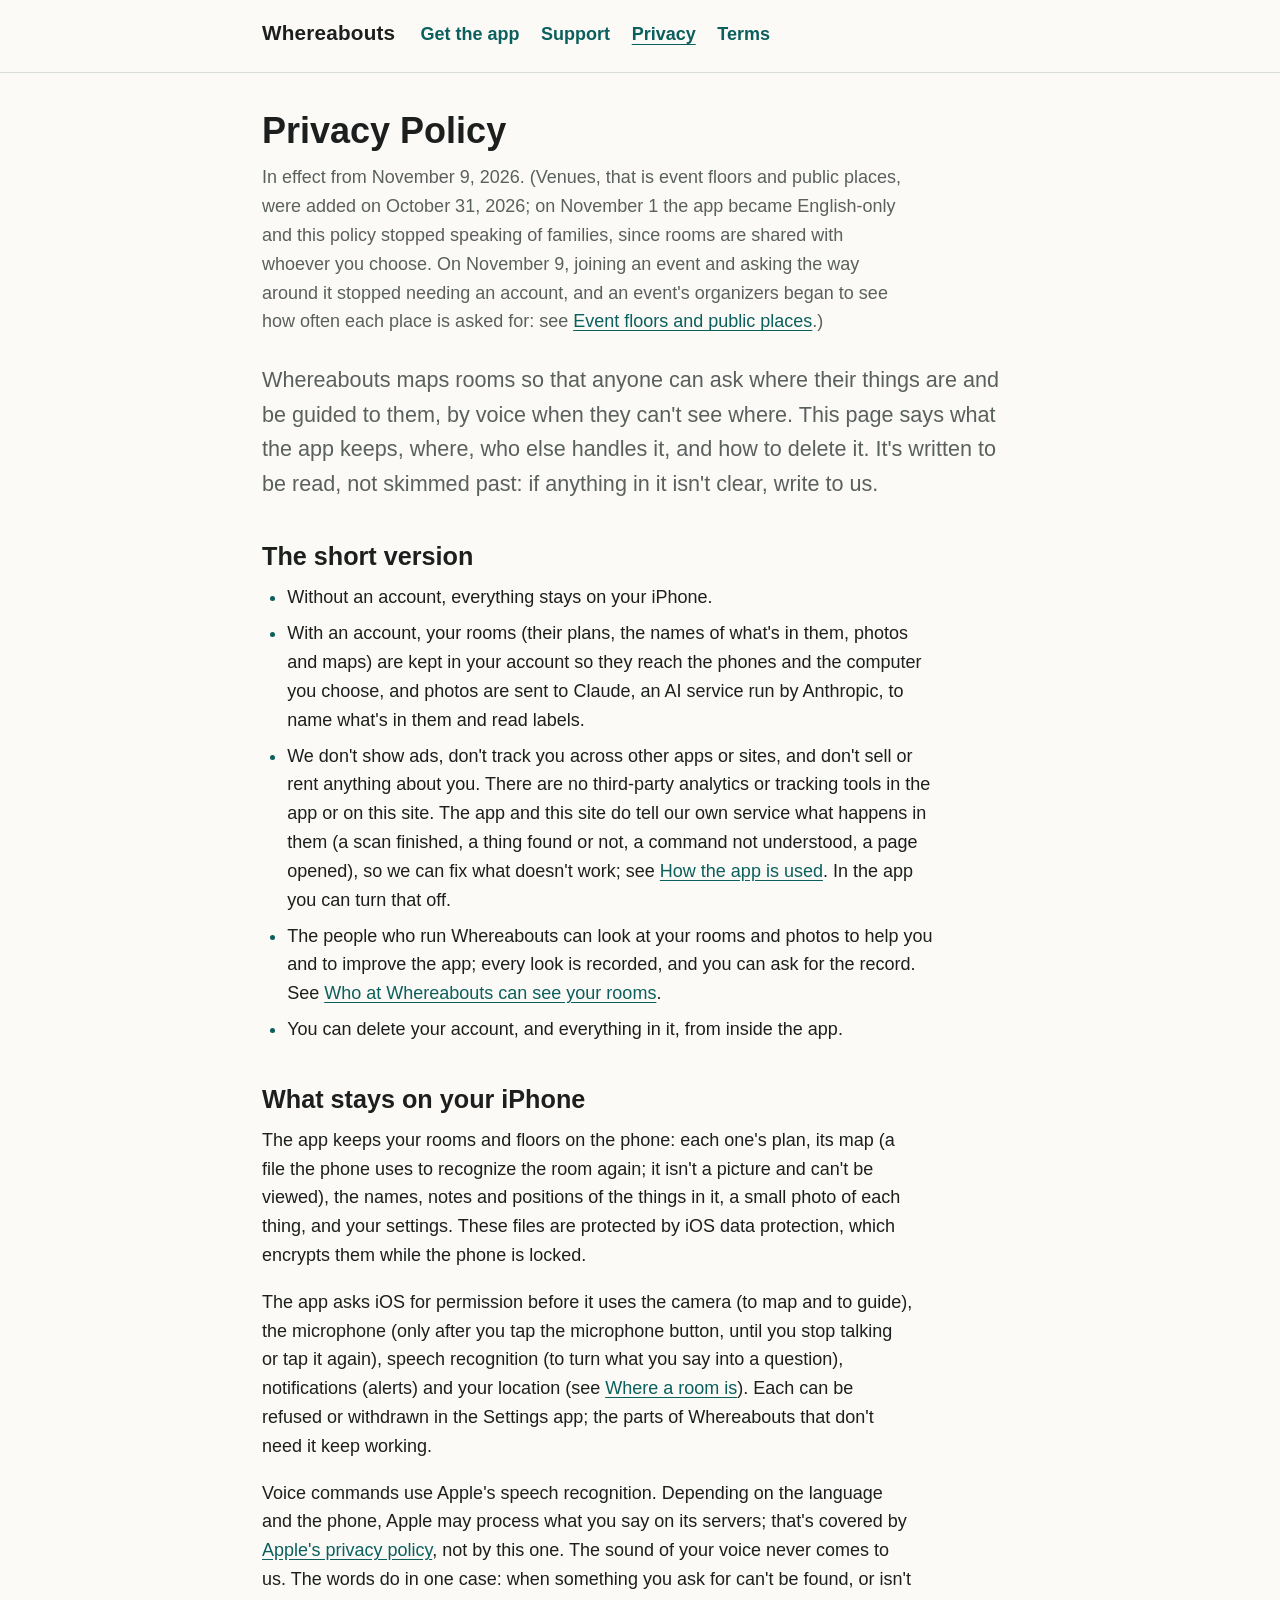
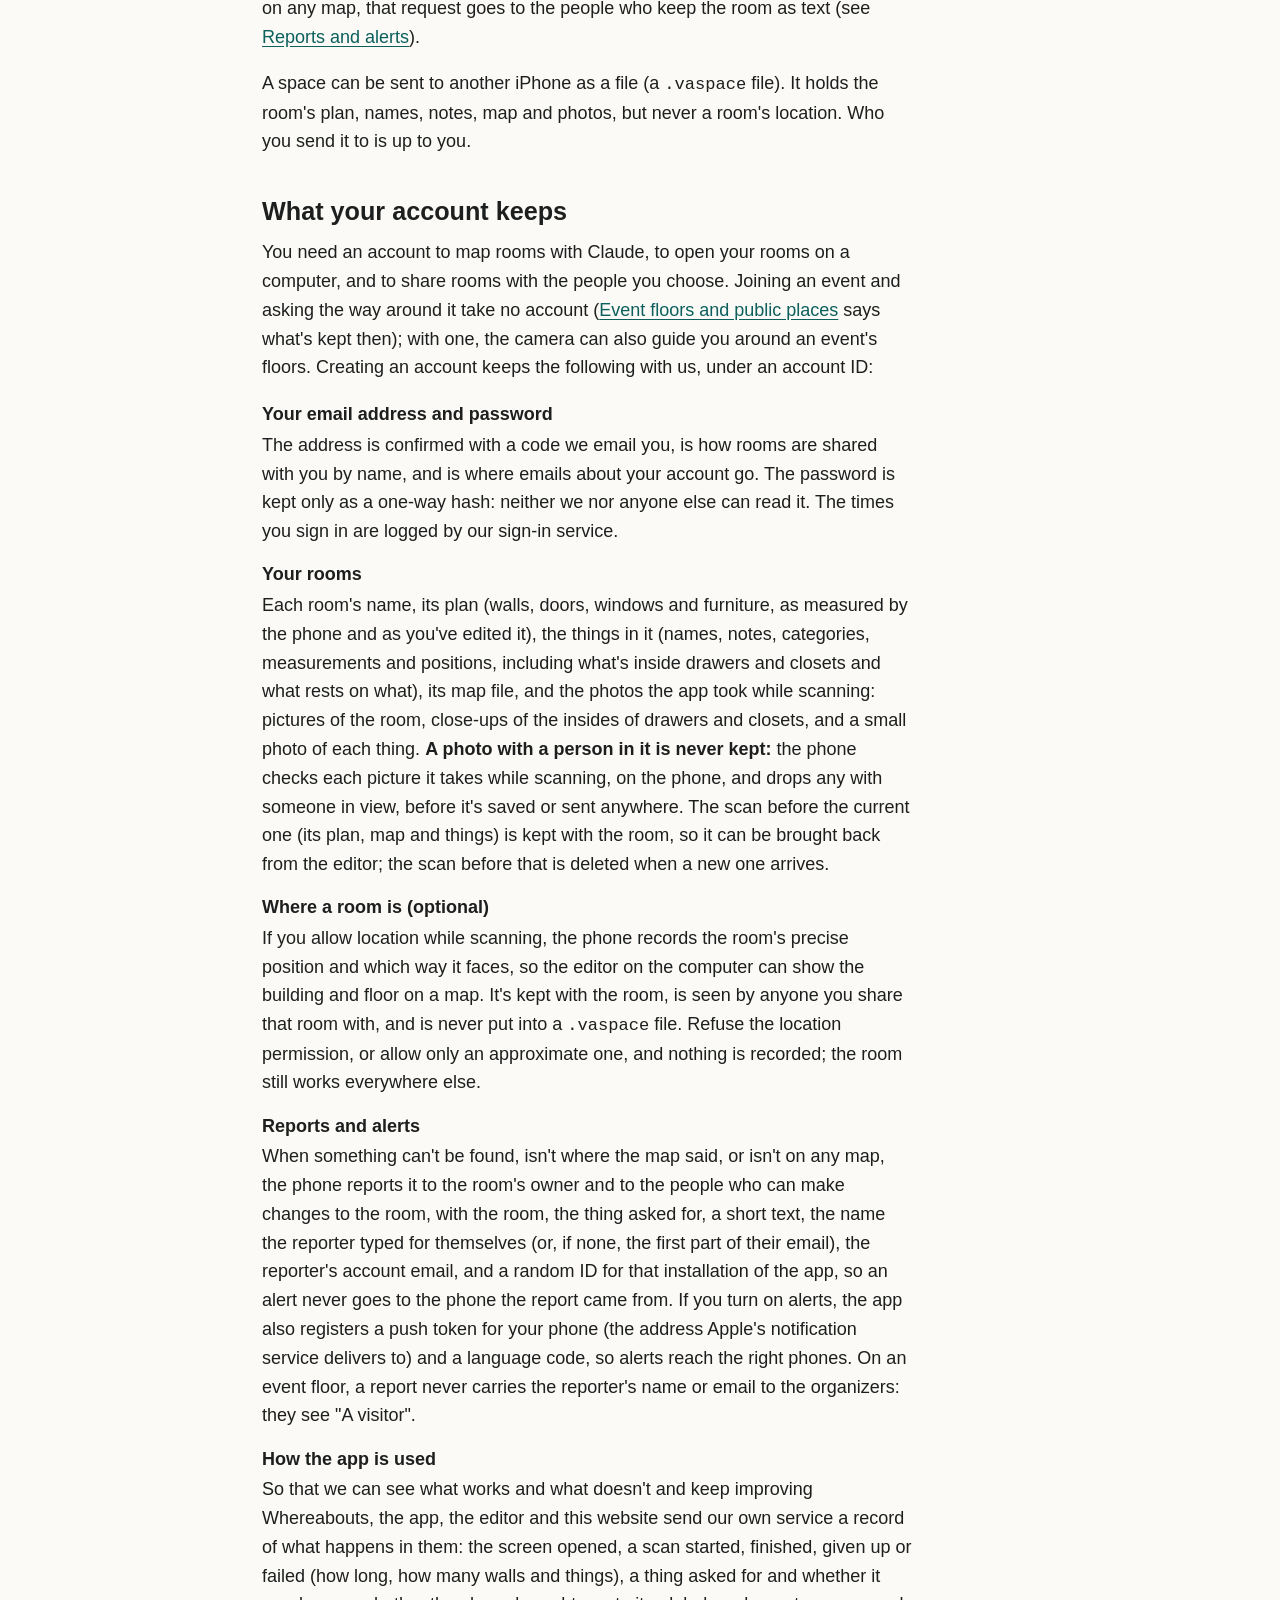
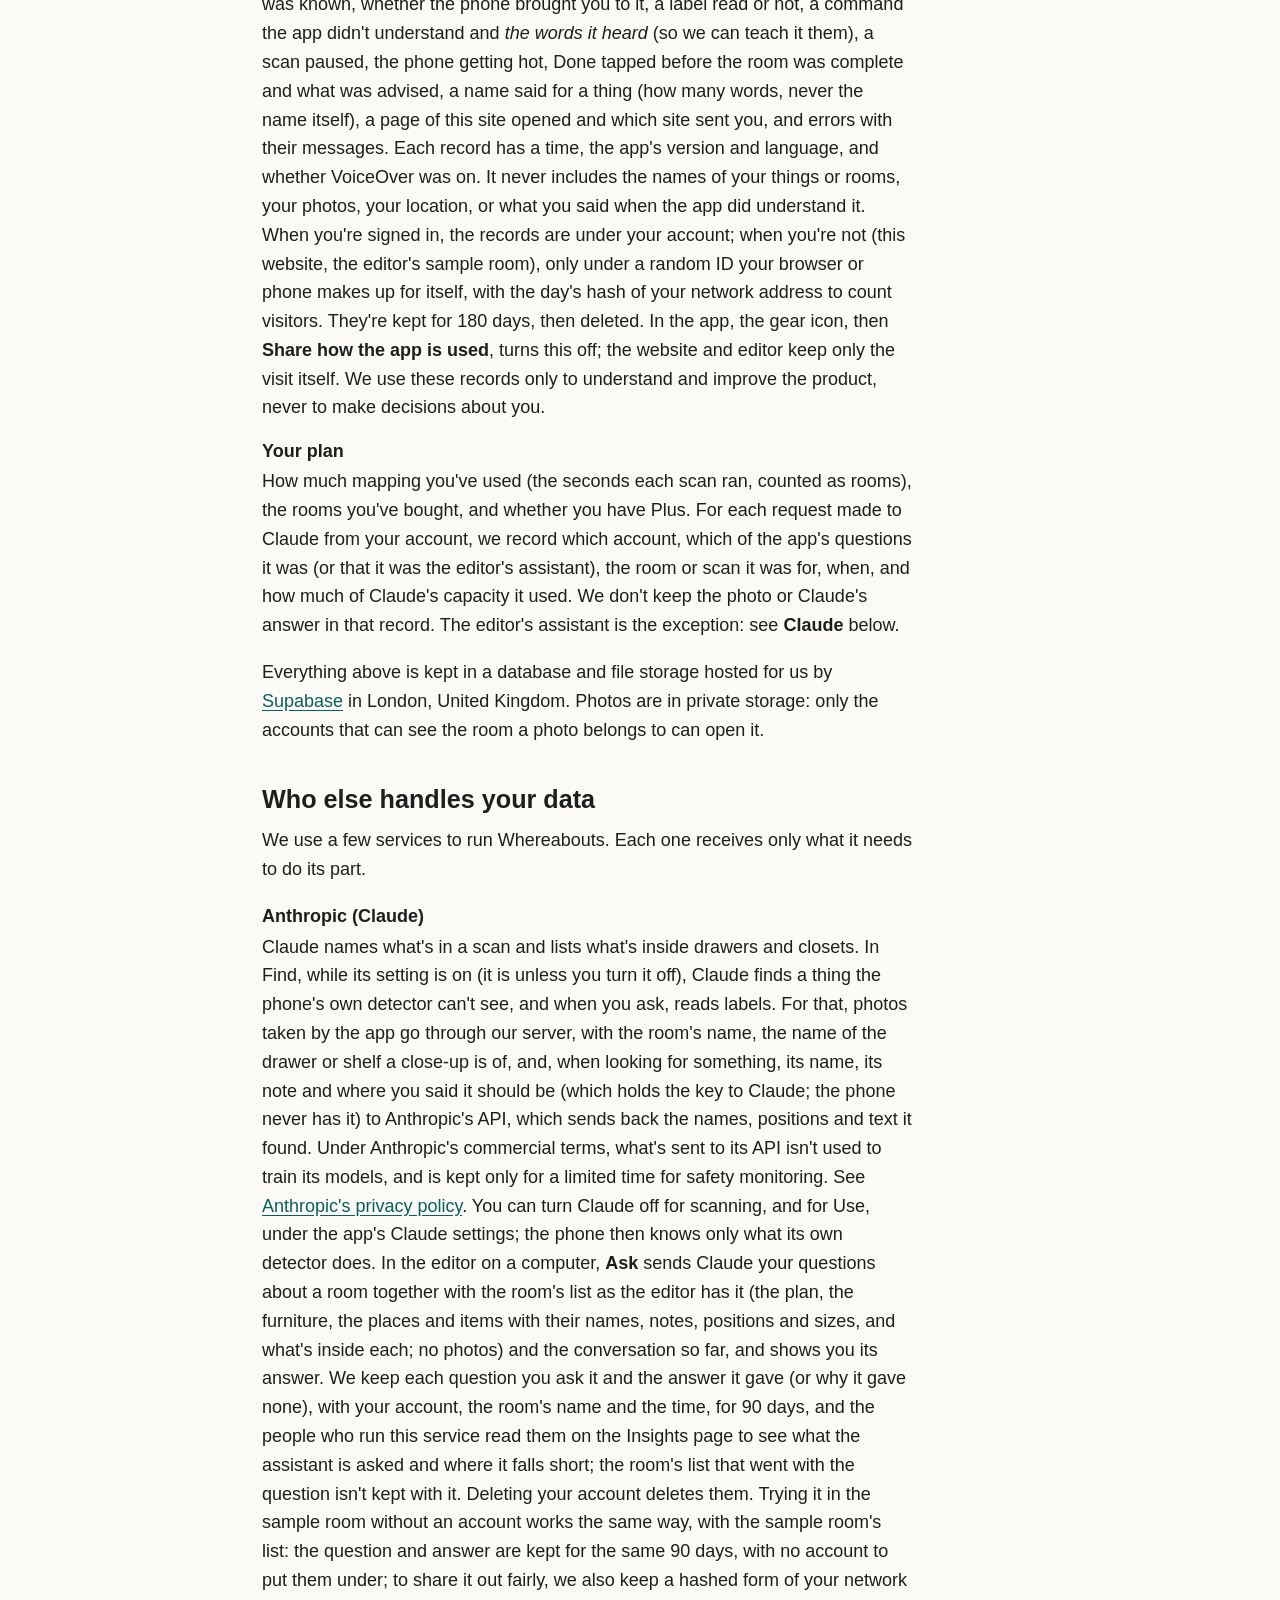
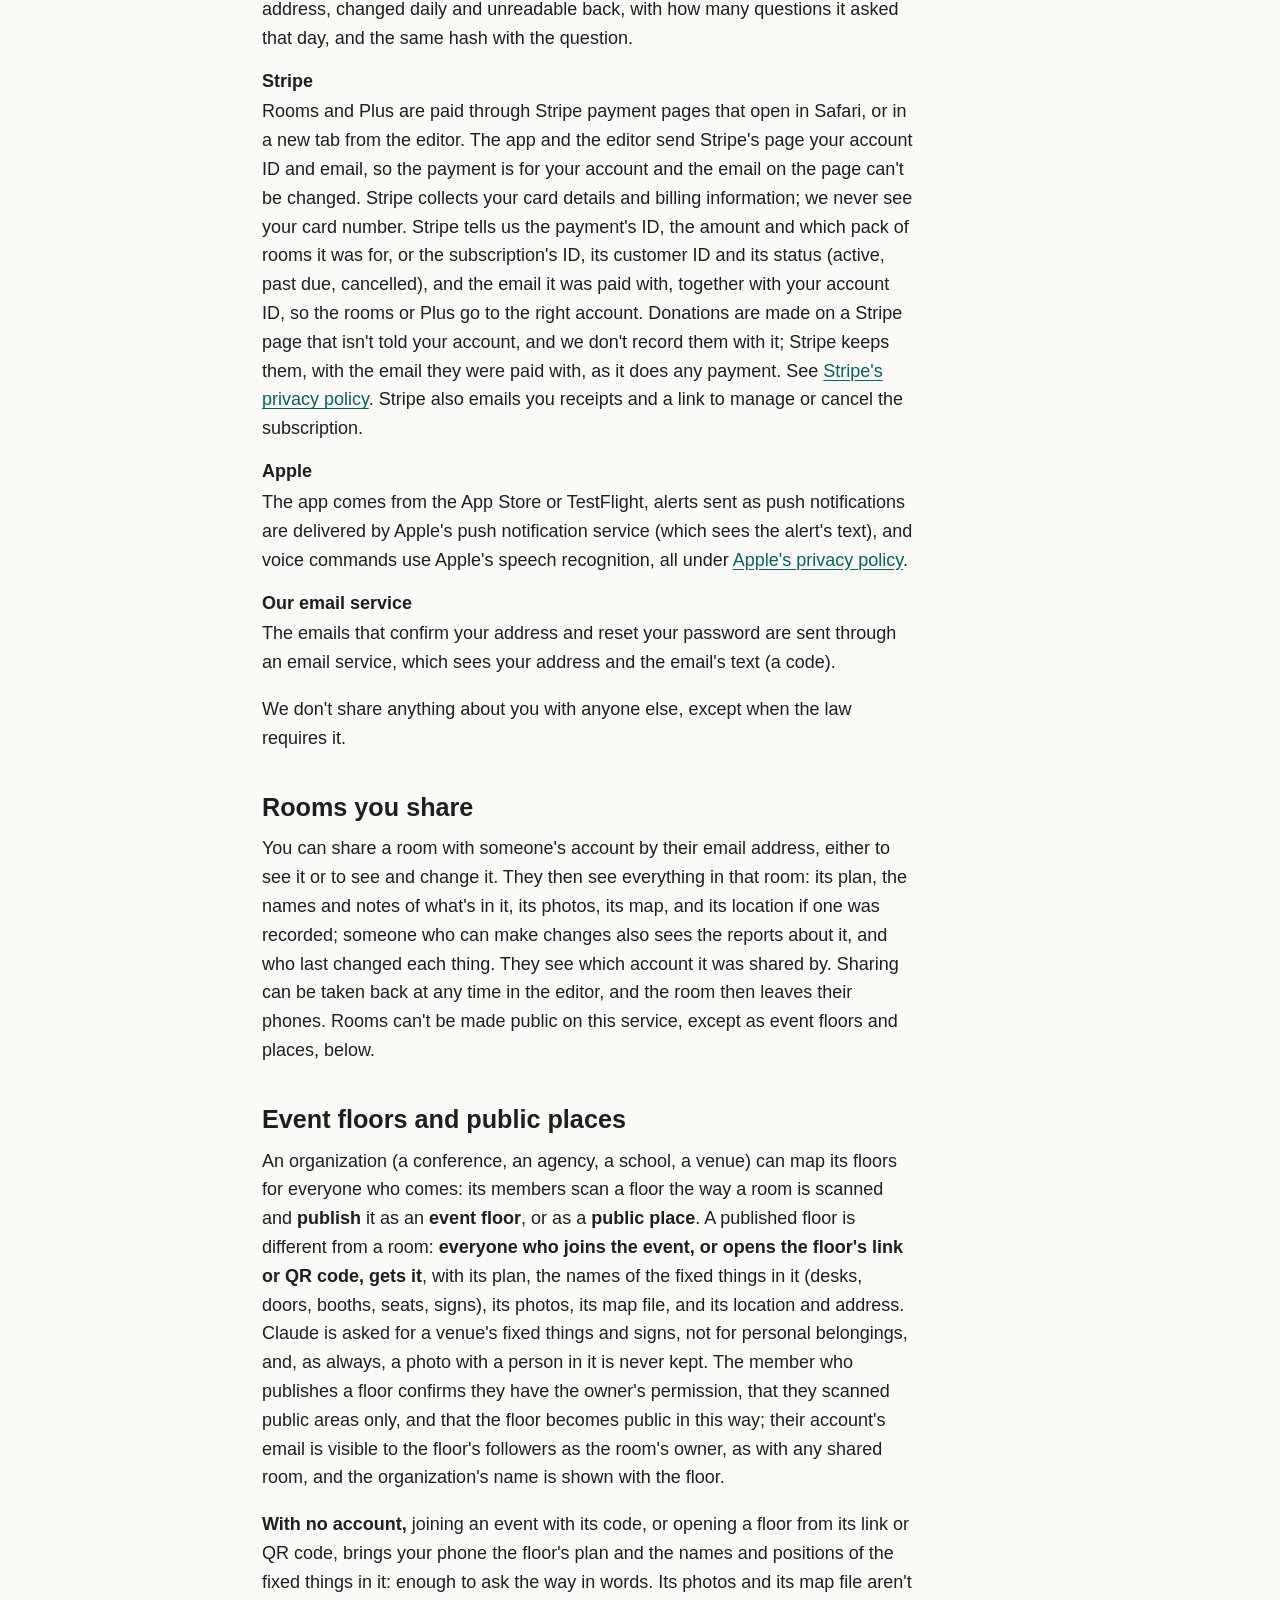
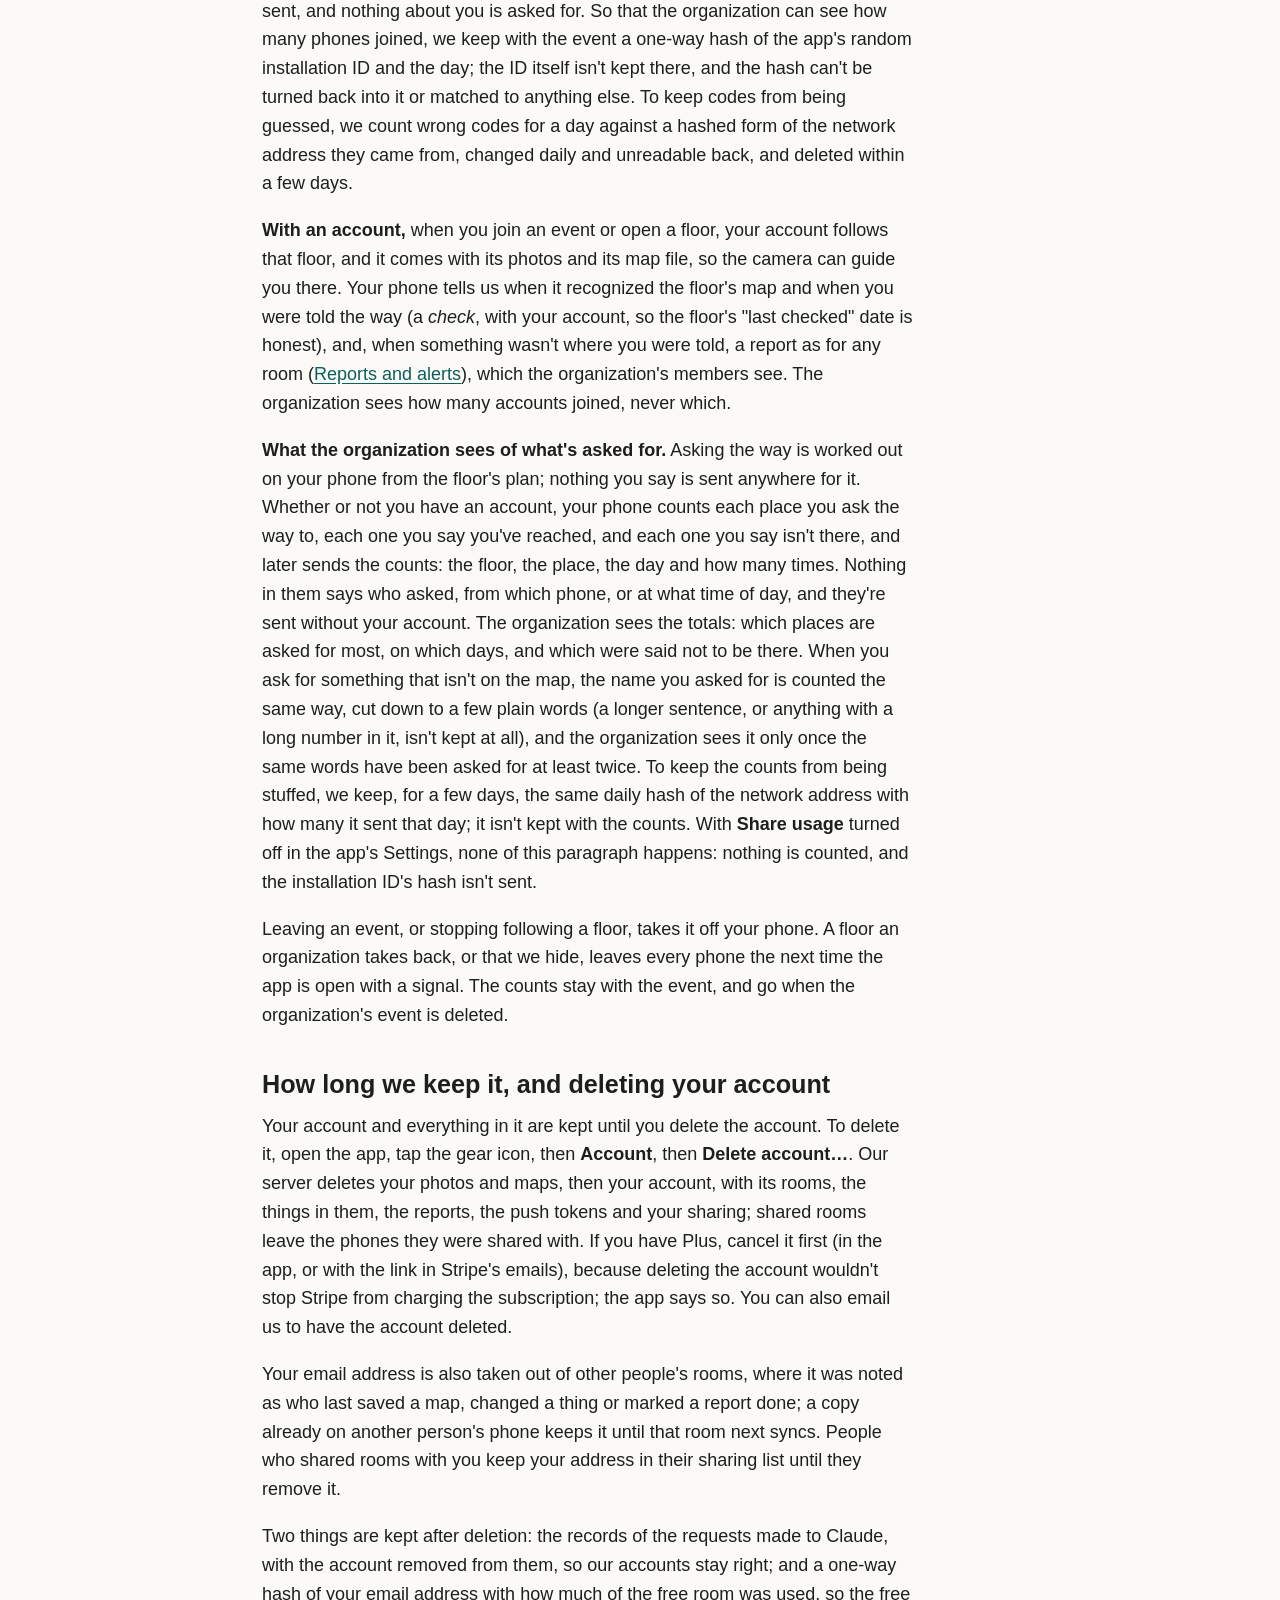
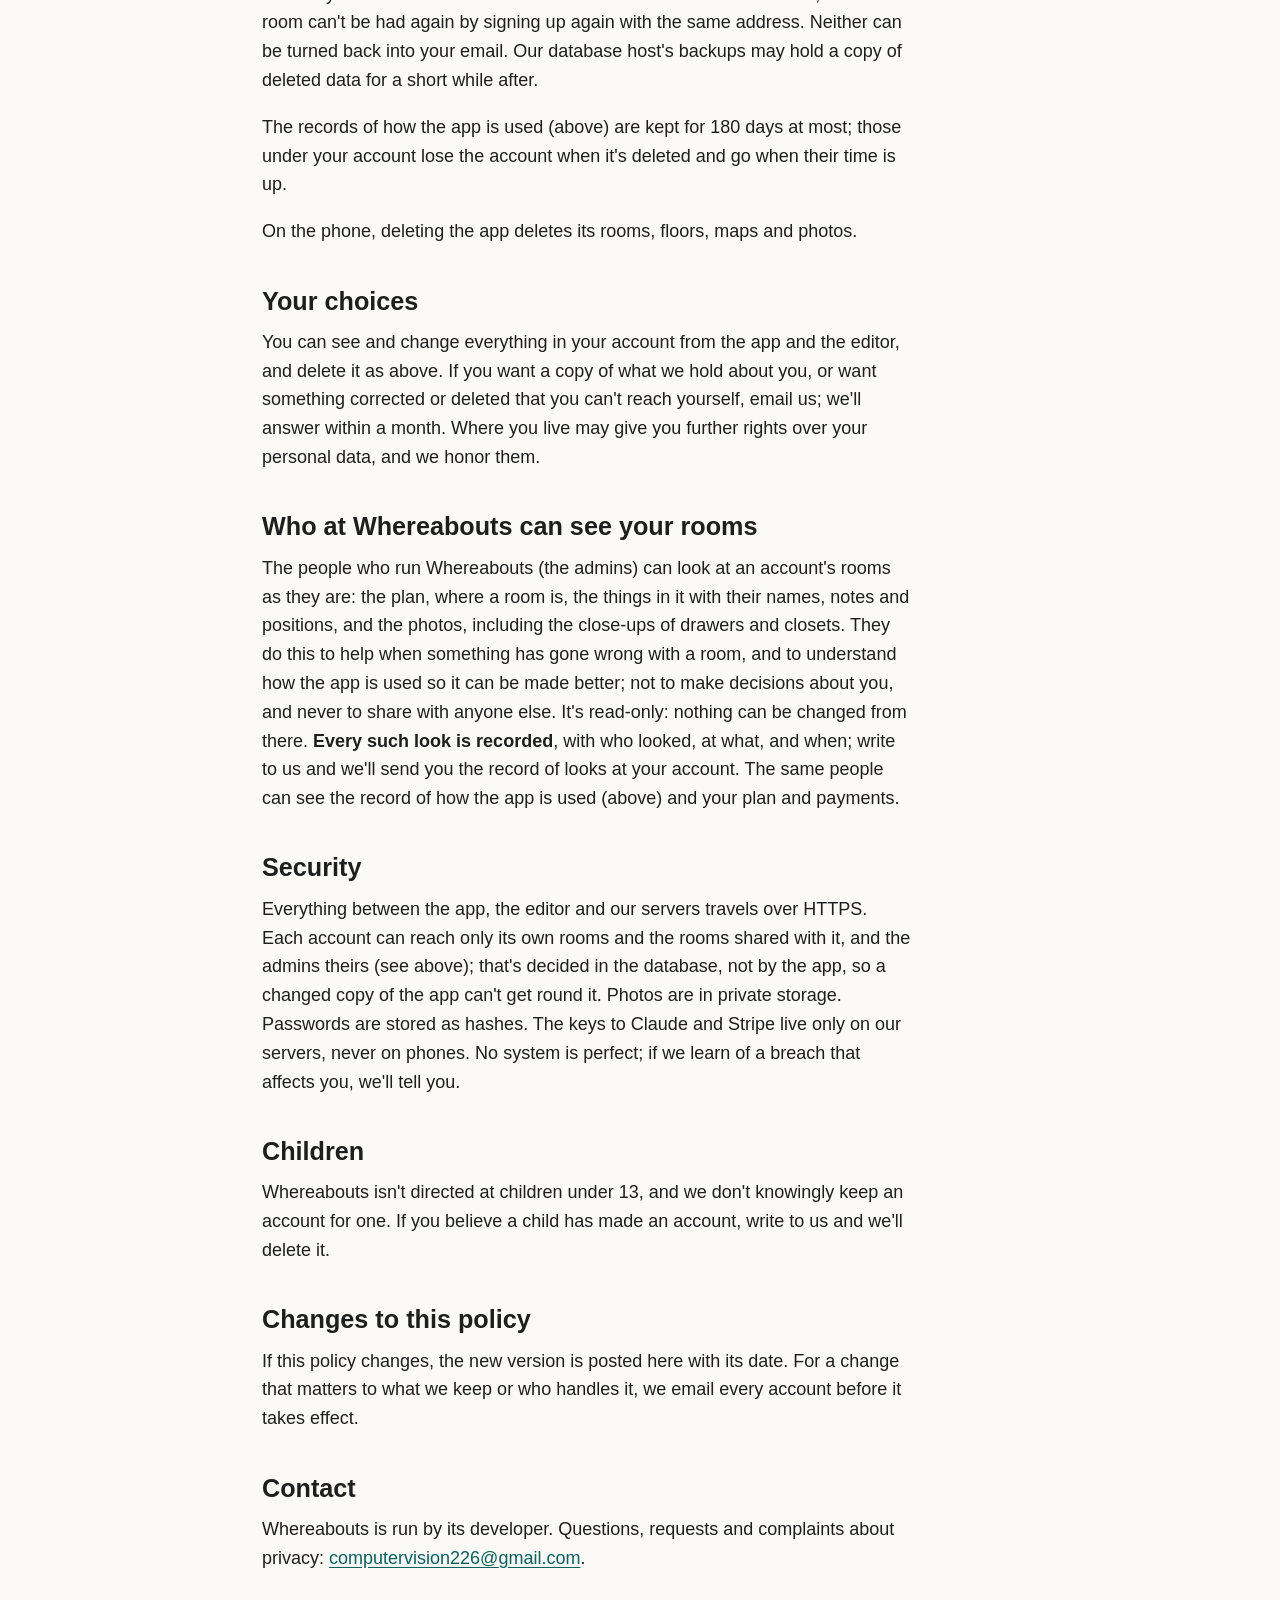
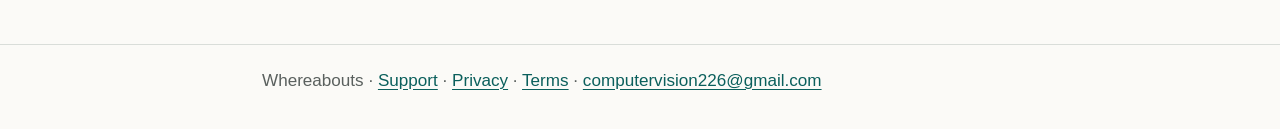
<file: privacy.html>
<!doctype html>
<html lang="en">
<head>
<meta charset="utf-8">
<meta name="viewport" content="width=device-width, initial-scale=1">
<title>Privacy Policy – Whereabouts</title>
<meta name="description" content="What Whereabouts keeps on your iPhone and in your account, who else handles it, and how to delete it.">
<link rel="stylesheet" href="site.css">
</head>
<body>
<a class="skip" href="#main">Skip to the policy</a>
<header class="top">
  <div class="inner">
    <a class="brand" href="index.html">Whereabouts</a>
    <nav class="site" aria-label="Site">
      <ul>
        <li><a href="index.html">Get the app</a></li>
        <li><a href="support.html">Support</a></li>
        <li><a href="privacy.html" aria-current="page">Privacy</a></li>
        <li><a href="terms.html">Terms</a></li>
      </ul>
    </nav>
  </div>
</header>

<main id="main">
  <h1>Privacy Policy</h1>
  <p class="meta">In effect from November 9, 2026. (Venues, that is event floors and public places, were added on October 31, 2026; on November 1 the app became English-only and this policy stopped speaking of families, since rooms are shared with whoever you choose. On November 9, joining an event and asking the way around it stopped needing an account, and an event's organizers began to see how often each place is asked for: see <a href="#events">Event floors and public places</a>.)</p>

  <p class="lead">Whereabouts maps rooms so that anyone can ask where their things are and be guided to them, by voice when they can't see where. This page says what the app keeps, where, who else handles it, and how to delete it. It's written to be read, not skimmed past: if anything in it isn't clear, write to us.</p>

  <h2 id="short">The short version</h2>
  <ul>
    <li>Without an account, everything stays on your iPhone.</li>
    <li>With an account, your rooms (their plans, the names of what's in them, photos and maps) are kept in your account so they reach the phones and the computer you choose, and photos are sent to Claude, an AI service run by Anthropic, to name what's in them and read labels.</li>
    <li>We don't show ads, don't track you across other apps or sites, and don't sell or rent anything about you. There are no third-party analytics or tracking tools in the app or on this site. The app and this site do tell our own service what happens in them (a scan finished, a thing found or not, a command not understood, a page opened), so we can fix what doesn't work; see <a href="#usage">How the app is used</a>. In the app you can turn that off.</li>
    <li>The people who run Whereabouts can look at your rooms and photos to help you and to improve the app; every look is recorded, and you can ask for the record. See <a href="#support">Who at Whereabouts can see your rooms</a>.</li>
    <li>You can delete your account, and everything in it, from inside the app.</li>
  </ul>

  <h2 id="phone">What stays on your iPhone</h2>
  <p>The app keeps your rooms and floors on the phone: each one's plan, its map (a file the phone uses to recognize the room again; it isn't a picture and can't be viewed), the names, notes and positions of the things in it, a small photo of each thing, and your settings. These files are protected by iOS data protection, which encrypts them while the phone is locked.</p>
  <p>The app asks iOS for permission before it uses the camera (to map and to guide), the microphone (only after you tap the microphone button, until you stop talking or tap it again), speech recognition (to turn what you say into a question), notifications (alerts) and your location (see <a href="#location">Where a room is</a>). Each can be refused or withdrawn in the Settings app; the parts of Whereabouts that don't need it keep working.</p>
  <p>Voice commands use Apple's speech recognition. Depending on the language and the phone, Apple may process what you say on its servers; that's covered by <a href="https://www.apple.com/legal/privacy/">Apple's privacy policy</a>, not by this one. The sound of your voice never comes to us. The words do in one case: when something you ask for can't be found, or isn't on any map, that request goes to the people who keep the room as text (see <a href="#reports">Reports and alerts</a>).</p>
  <p>A space can be sent to another iPhone as a file (a <code>.vaspace</code> file). It holds the room's plan, names, notes, map and photos, but never a room's location. Who you send it to is up to you.</p>

  <h2 id="account">What your account keeps</h2>
  <p>You need an account to map rooms with Claude, to open your rooms on a computer, and to share rooms with the people you choose. Joining an event and asking the way around it take no account (<a href="#events">Event floors and public places</a> says what's kept then); with one, the camera can also guide you around an event's floors. Creating an account keeps the following with us, under an account ID:</p>
  <dl class="facts">
    <dt>Your email address and password</dt>
    <dd>The address is confirmed with a code we email you, is how rooms are shared with you by name, and is where emails about your account go. The password is kept only as a one-way hash: neither we nor anyone else can read it. The times you sign in are logged by our sign-in service.</dd>
    <dt>Your rooms</dt>
    <dd>Each room's name, its plan (walls, doors, windows and furniture, as measured by the phone and as you've edited it), the things in it (names, notes, categories, measurements and positions, including what's inside drawers and closets and what rests on what), its map file, and the photos the app took while scanning: pictures of the room, close-ups of the insides of drawers and closets, and a small photo of each thing. <strong>A photo with a person in it is never kept:</strong> the phone checks each picture it takes while scanning, on the phone, and drops any with someone in view, before it's saved or sent anywhere. The scan before the current one (its plan, map and things) is kept with the room, so it can be brought back from the editor; the scan before that is deleted when a new one arrives.</dd>
    <dt id="location">Where a room is (optional)</dt>
    <dd>If you allow location while scanning, the phone records the room's precise position and which way it faces, so the editor on the computer can show the building and floor on a map. It's kept with the room, is seen by anyone you share that room with, and is never put into a <code>.vaspace</code> file. Refuse the location permission, or allow only an approximate one, and nothing is recorded; the room still works everywhere else.</dd>
    <dt id="reports">Reports and alerts</dt>
    <dd>When something can't be found, isn't where the map said, or isn't on any map, the phone reports it to the room's owner and to the people who can make changes to the room, with the room, the thing asked for, a short text, the name the reporter typed for themselves (or, if none, the first part of their email), the reporter's account email, and a random ID for that installation of the app, so an alert never goes to the phone the report came from. If you turn on alerts, the app also registers a push token for your phone (the address Apple's notification service delivers to) and a language code, so alerts reach the right phones. On an event floor, a report never carries the reporter's name or email to the organizers: they see "A visitor".</dd>
    <dt id="usage">How the app is used</dt>
    <dd>So that we can see what works and what doesn't and keep improving Whereabouts, the app, the editor and this website send our own service a record of what happens in them: the screen opened, a scan started, finished, given up or failed (how long, how many walls and things), a thing asked for and whether it was known, whether the phone brought you to it, a label read or not, a command the app didn't understand and <em>the words it heard</em> (so we can teach it them), a scan paused, the phone getting hot, Done tapped before the room was complete and what was advised, a name said for a thing (how many words, never the name itself), a page of this site opened and which site sent you, and errors with their messages. Each record has a time, the app's version and language, and whether VoiceOver was on. It never includes the names of your things or rooms, your photos, your location, or what you said when the app did understand it. When you're signed in, the records are under your account; when you're not (this website, the editor's sample room), only under a random ID your browser or phone makes up for itself, with the day's hash of your network address to count visitors. They're kept for 180 days, then deleted. In the app, the gear icon, then <strong>Share how the app is used</strong>, turns this off; the website and editor keep only the visit itself. We use these records only to understand and improve the product, never to make decisions about you.</dd>
    <dt>Your plan</dt>
    <dd>How much mapping you've used (the seconds each scan ran, counted as rooms), the rooms you've bought, and whether you have Plus. For each request made to Claude from your account, we record which account, which of the app's questions it was (or that it was the editor's assistant), the room or scan it was for, when, and how much of Claude's capacity it used. We don't keep the photo or Claude's answer in that record. The editor's assistant is the exception: see <strong>Claude</strong> below.</dd>
  </dl>
  <p>Everything above is kept in a database and file storage hosted for us by <a href="https://supabase.com/privacy">Supabase</a> in London, United Kingdom. Photos are in private storage: only the accounts that can see the room a photo belongs to can open it.</p>

  <h2 id="others">Who else handles your data</h2>
  <p>We use a few services to run Whereabouts. Each one receives only what it needs to do its part.</p>
  <dl class="facts">
    <dt>Anthropic (Claude)</dt>
    <dd>Claude names what's in a scan and lists what's inside drawers and closets. In Find, while its setting is on (it is unless you turn it off), Claude finds a thing the phone's own detector can't see, and when you ask, reads labels. For that, photos taken by the app go through our server, with the room's name, the name of the drawer or shelf a close-up is of, and, when looking for something, its name, its note and where you said it should be (which holds the key to Claude; the phone never has it) to Anthropic's API, which sends back the names, positions and text it found. Under Anthropic's commercial terms, what's sent to its API isn't used to train its models, and is kept only for a limited time for safety monitoring. See <a href="https://www.anthropic.com/privacy">Anthropic's privacy policy</a>. You can turn Claude off for scanning, and for Use, under the app's Claude settings; the phone then knows only what its own detector does. In the editor on a computer, <strong>Ask</strong> sends Claude your questions about a room together with the room's list as the editor has it (the plan, the furniture, the places and items with their names, notes, positions and sizes, and what's inside each; no photos) and the conversation so far, and shows you its answer. We keep each question you ask it and the answer it gave (or why it gave none), with your account, the room's name and the time, for 90 days, and the people who run this service read them on the Insights page to see what the assistant is asked and where it falls short; the room's list that went with the question isn't kept with it. Deleting your account deletes them. Trying it in the sample room without an account works the same way, with the sample room's list: the question and answer are kept for the same 90 days, with no account to put them under; to share it out fairly, we also keep a hashed form of your network address, changed daily and unreadable back, with how many questions it asked that day, and the same hash with the question.</dd>
    <dt>Stripe</dt>
    <dd>Rooms and Plus are paid through Stripe payment pages that open in Safari, or in a new tab from the editor. The app and the editor send Stripe's page your account ID and email, so the payment is for your account and the email on the page can't be changed. Stripe collects your card details and billing information; we never see your card number. Stripe tells us the payment's ID, the amount and which pack of rooms it was for, or the subscription's ID, its customer ID and its status (active, past due, cancelled), and the email it was paid with, together with your account ID, so the rooms or Plus go to the right account. Donations are made on a Stripe page that isn't told your account, and we don't record them with it; Stripe keeps them, with the email they were paid with, as it does any payment. See <a href="https://stripe.com/privacy">Stripe's privacy policy</a>. Stripe also emails you receipts and a link to manage or cancel the subscription.</dd>
    <dt>Apple</dt>
    <dd>The app comes from the App Store or TestFlight, alerts sent as push notifications are delivered by Apple's push notification service (which sees the alert's text), and voice commands use Apple's speech recognition, all under <a href="https://www.apple.com/legal/privacy/">Apple's privacy policy</a>.</dd>
    <dt>Our email service</dt>
    <dd>The emails that confirm your address and reset your password are sent through an email service, which sees your address and the email's text (a code).</dd>
  </dl>
  <p>We don't share anything about you with anyone else, except when the law requires it.</p>

  <h2 id="sharing">Rooms you share</h2>
  <p>You can share a room with someone's account by their email address, either to see it or to see and change it. They then see everything in that room: its plan, the names and notes of what's in it, its photos, its map, and its location if one was recorded; someone who can make changes also sees the reports about it, and who last changed each thing. They see which account it was shared by. Sharing can be taken back at any time in the editor, and the room then leaves their phones. Rooms can't be made public on this service, except as event floors and places, below.</p>

  <h2 id="events">Event floors and public places</h2>
  <p>An organization (a conference, an agency, a school, a venue) can map its floors for everyone who comes: its members scan a floor the way a room is scanned and <strong>publish</strong> it as an <strong>event floor</strong>, or as a <strong>public place</strong>. A published floor is different from a room: <strong>everyone who joins the event, or opens the floor's link or QR code, gets it</strong>, with its plan, the names of the fixed things in it (desks, doors, booths, seats, signs), its photos, its map file, and its location and address. Claude is asked for a venue's fixed things and signs, not for personal belongings, and, as always, a photo with a person in it is never kept. The member who publishes a floor confirms they have the owner's permission, that they scanned public areas only, and that the floor becomes public in this way; their account's email is visible to the floor's followers as the room's owner, as with any shared room, and the organization's name is shown with the floor.</p>
  <p><strong>With no account,</strong> joining an event with its code, or opening a floor from its link or QR code, brings your phone the floor's plan and the names and positions of the fixed things in it: enough to ask the way in words. Its photos and its map file aren't sent, and nothing about you is asked for. So that the organization can see how many phones joined, we keep with the event a one-way hash of the app's random installation ID and the day; the ID itself isn't kept there, and the hash can't be turned back into it or matched to anything else. To keep codes from being guessed, we count wrong codes for a day against a hashed form of the network address they came from, changed daily and unreadable back, and deleted within a few days.</p>
  <p><strong>With an account,</strong> when you join an event or open a floor, your account follows that floor, and it comes with its photos and its map file, so the camera can guide you there. Your phone tells us when it recognized the floor's map and when you were told the way (a <em>check</em>, with your account, so the floor's "last checked" date is honest), and, when something wasn't where you were told, a report as for any room (<a href="#reports">Reports and alerts</a>), which the organization's members see. The organization sees how many accounts joined, never which.</p>
  <p><strong>What the organization sees of what's asked for.</strong> Asking the way is worked out on your phone from the floor's plan; nothing you say is sent anywhere for it. Whether or not you have an account, your phone counts each place you ask the way to, each one you say you've reached, and each one you say isn't there, and later sends the counts: the floor, the place, the day and how many times. Nothing in them says who asked, from which phone, or at what time of day, and they're sent without your account. The organization sees the totals: which places are asked for most, on which days, and which were said not to be there. When you ask for something that isn't on the map, the name you asked for is counted the same way, cut down to a few plain words (a longer sentence, or anything with a long number in it, isn't kept at all), and the organization sees it only once the same words have been asked for at least twice. To keep the counts from being stuffed, we keep, for a few days, the same daily hash of the network address with how many it sent that day; it isn't kept with the counts. With <strong>Share usage</strong> turned off in the app's Settings, none of this paragraph happens: nothing is counted, and the installation ID's hash isn't sent.</p>
  <p>Leaving an event, or stopping following a floor, takes it off your phone. A floor an organization takes back, or that we hide, leaves every phone the next time the app is open with a signal. The counts stay with the event, and go when the organization's event is deleted.</p>

  <h2 id="deleting">How long we keep it, and deleting your account</h2>
  <p>Your account and everything in it are kept until you delete the account. To delete it, open the app, tap the gear icon, then <strong>Account</strong>, then <strong>Delete account…</strong>. Our server deletes your photos and maps, then your account, with its rooms, the things in them, the reports, the push tokens and your sharing; shared rooms leave the phones they were shared with. If you have Plus, cancel it first (in the app, or with the link in Stripe's emails), because deleting the account wouldn't stop Stripe from charging the subscription; the app says so. You can also email us to have the account deleted.</p>
  <p>Your email address is also taken out of other people's rooms, where it was noted as who last saved a map, changed a thing or marked a report done; a copy already on another person's phone keeps it until that room next syncs. People who shared rooms with you keep your address in their sharing list until they remove it.</p>
  <p>Two things are kept after deletion: the records of the requests made to Claude, with the account removed from them, so our accounts stay right; and a one-way hash of your email address with how much of the free room was used, so the free room can't be had again by signing up again with the same address. Neither can be turned back into your email. Our database host's backups may hold a copy of deleted data for a short while after.</p>
  <p>The records of how the app is used (above) are kept for 180 days at most; those under your account lose the account when it's deleted and go when their time is up.</p>
  <p>On the phone, deleting the app deletes its rooms, floors, maps and photos.</p>

  <h2 id="rights">Your choices</h2>
  <p>You can see and change everything in your account from the app and the editor, and delete it as above. If you want a copy of what we hold about you, or want something corrected or deleted that you can't reach yourself, email us; we'll answer within a month. Where you live may give you further rights over your personal data, and we honor them.</p>

  <h2 id="support">Who at Whereabouts can see your rooms</h2>
  <p>The people who run Whereabouts (the admins) can look at an account's rooms as they are: the plan, where a room is, the things in it with their names, notes and positions, and the photos, including the close-ups of drawers and closets. They do this to help when something has gone wrong with a room, and to understand how the app is used so it can be made better; not to make decisions about you, and never to share with anyone else. It's read-only: nothing can be changed from there. <strong>Every such look is recorded</strong>, with who looked, at what, and when; write to us and we'll send you the record of looks at your account. The same people can see the record of how the app is used (above) and your plan and payments.</p>

  <h2 id="security">Security</h2>
  <p>Everything between the app, the editor and our servers travels over HTTPS. Each account can reach only its own rooms and the rooms shared with it, and the admins theirs (see above); that's decided in the database, not by the app, so a changed copy of the app can't get round it. Photos are in private storage. Passwords are stored as hashes. The keys to Claude and Stripe live only on our servers, never on phones. No system is perfect; if we learn of a breach that affects you, we'll tell you.</p>

  <h2 id="children">Children</h2>
  <p>Whereabouts isn't directed at children under 13, and we don't knowingly keep an account for one. If you believe a child has made an account, write to us and we'll delete it.</p>

  <h2 id="changes">Changes to this policy</h2>
  <p>If this policy changes, the new version is posted here with its date. For a change that matters to what we keep or who handles it, we email every account before it takes effect.</p>

  <h2 id="contact">Contact</h2>
  <p>Whereabouts is run by its developer. Questions, requests and complaints about privacy: <a href="mailto:computervision226@gmail.com">computervision226@gmail.com</a>.</p>
</main>

<footer class="bottom">
  <div class="inner">
    Whereabouts · <a href="support.html">Support</a> · <a href="privacy.html">Privacy</a> · <a href="terms.html">Terms</a> · <a href="mailto:computervision226@gmail.com">computervision226@gmail.com</a>
  </div>
</footer>
<script>
// A page view for the site's Insights (whereabout.store/insights.html): the
// page's path and which site sent you, under a random ID this browser keeps
// (the same one the editor uses), so a visit hangs together. No cookies,
// nothing else. Taps on links to the app or the editor are noted too.
(function () {
  var SERVICE = { url: "https://sdamqekmvppcickisvrd.supabase.co", key: "sb_publishable_nskx50aX7tO7b9X7_3yXJQ_hnVZctvo" };
  function install() {
    try {
      var id = localStorage.getItem("va.install");
      if (!id) { id = (crypto.randomUUID ? crypto.randomUUID() : Math.random().toString(36).slice(2) + Date.now().toString(36)).replace(/-/g, ""); localStorage.setItem("va.install", id); }
      return id;
    } catch (e) { return "unknown"; }
  }
  var session = Math.random().toString(36).slice(2);
  function send(name, props) {
    var event = { surface: "site", name: name, at: new Date().toISOString(), props: props || {}, install: install(), session: session, language: (navigator.language || "").slice(0, 16) };
    try {
      fetch(SERVICE.url + "/rest/v1/rpc/record_events", { method: "POST", keepalive: true,
        headers: { apikey: SERVICE.key, "content-type": "application/json" }, body: JSON.stringify({ batch: [event] }) }).catch(function () {});
    } catch (e) {}
  }
  var from = "";
  try { from = document.referrer ? new URL(document.referrer).hostname : ""; } catch (e) {}
  if (from === location.hostname) from = "";
  send("page.view", { path: location.pathname, from: from });
  document.addEventListener("click", function (e) {
    var a = e.target.closest && e.target.closest("a[href]");
    if (!a) return;
    var href = a.getAttribute("href") || "";
    if (/apps\.apple\.com|testflight\.apple\.com/.test(href)) send("page.store", { where: location.pathname });
    else if (/^editor\/?$|\/editor\/?$/.test(href)) send("page.editor", { where: location.pathname });
  });
})();
</script>
</body>
</html>
</file>
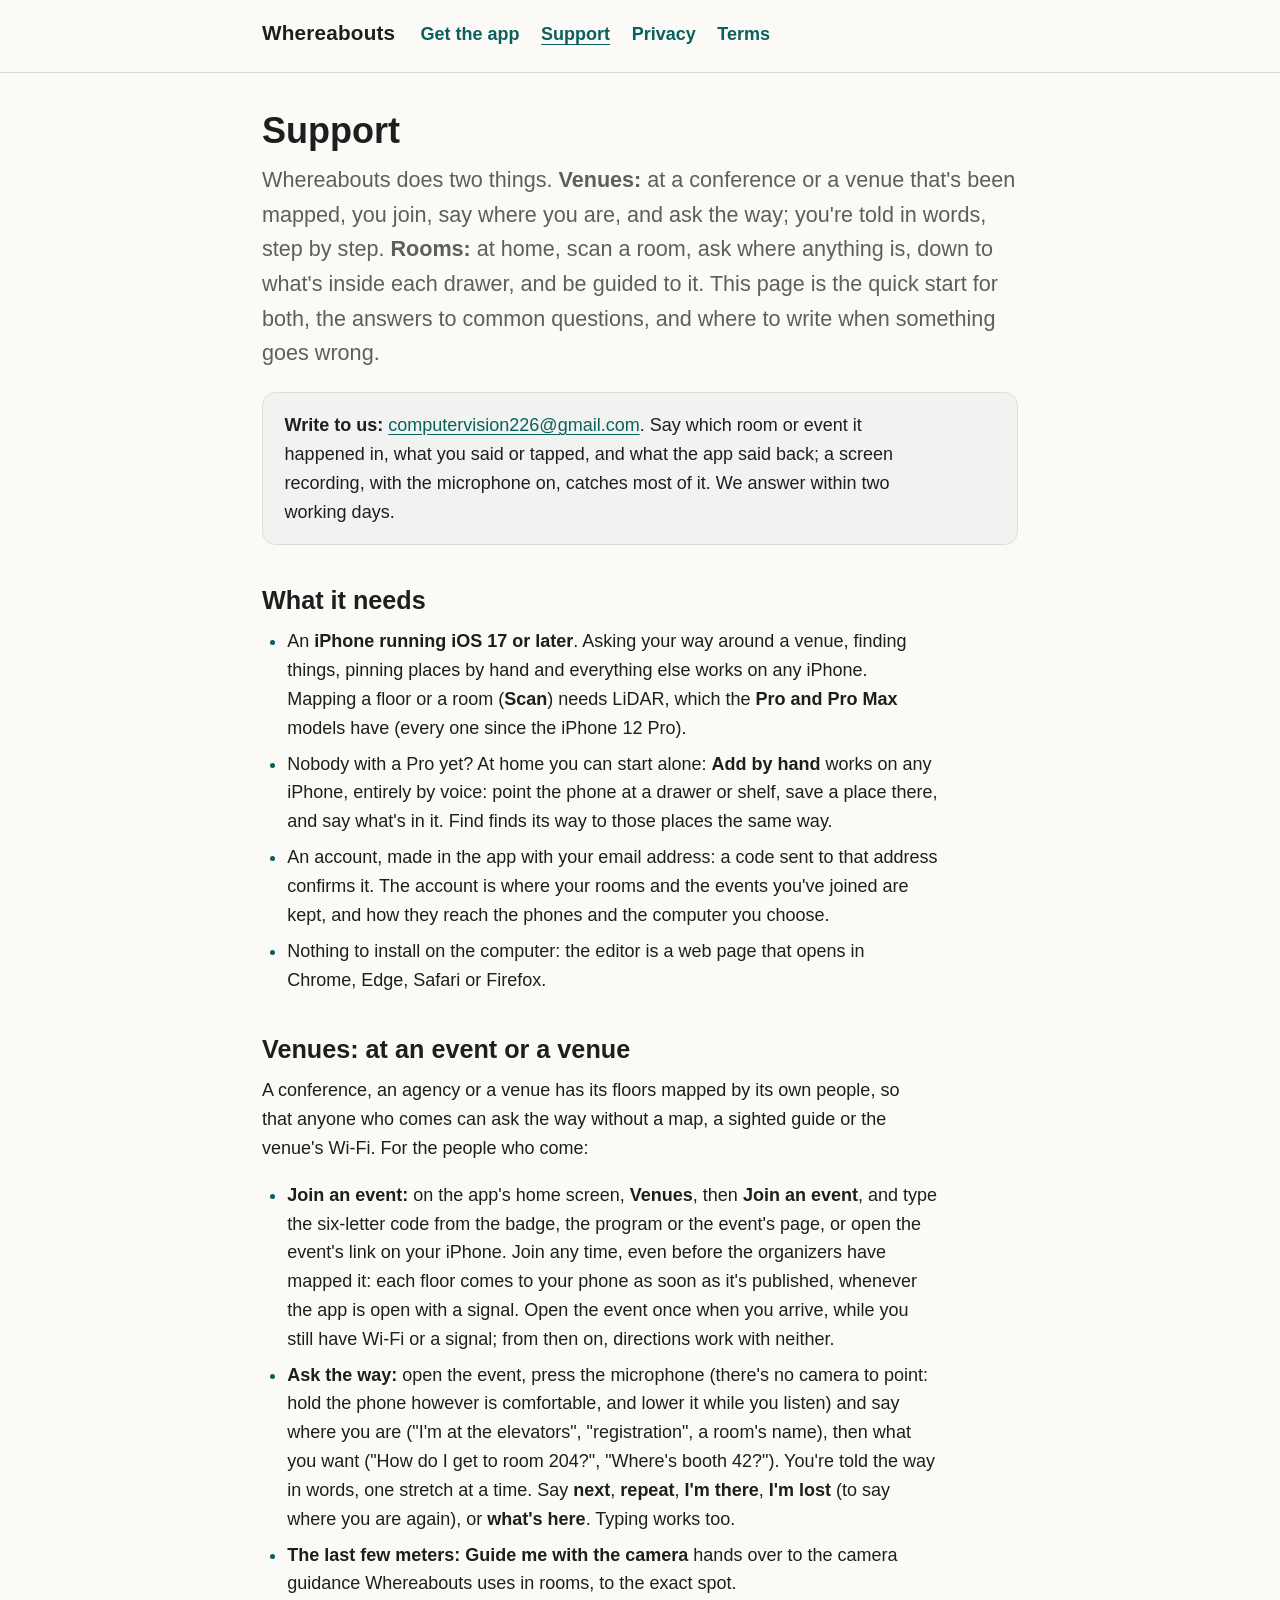
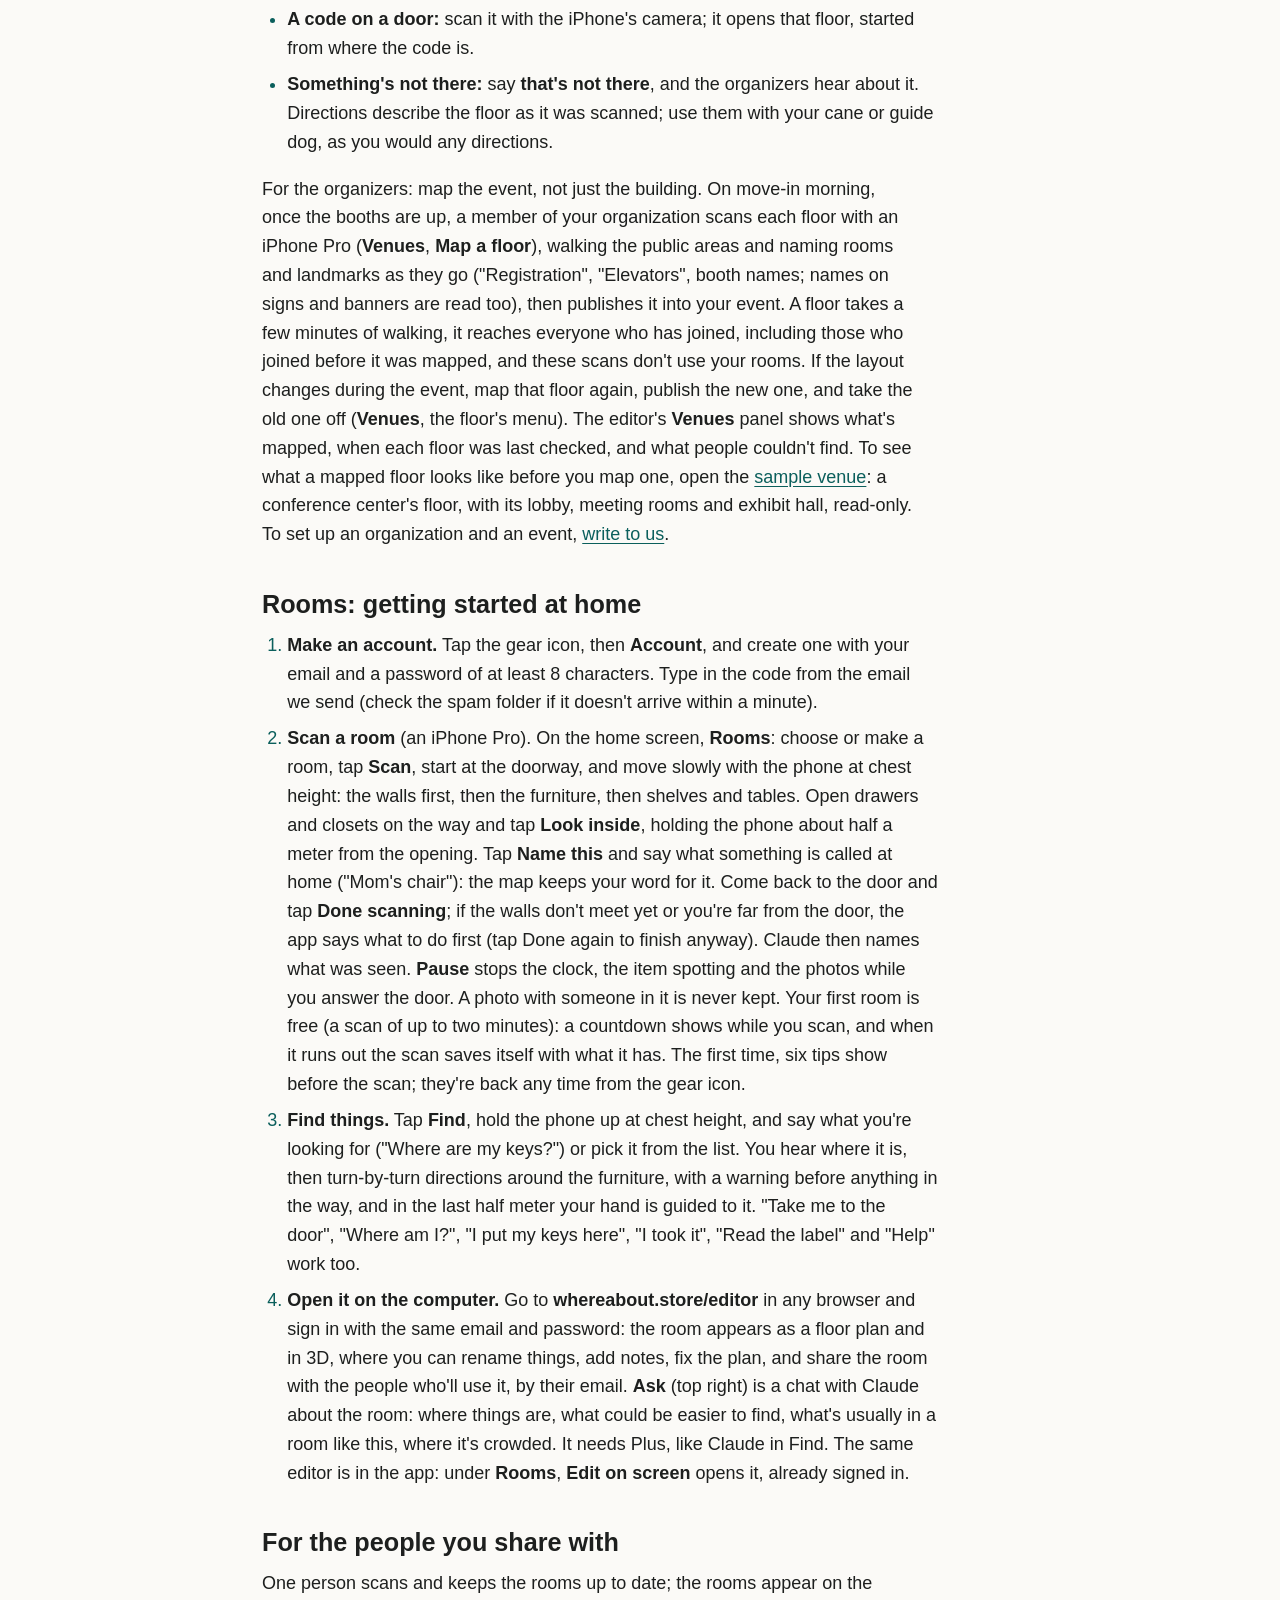
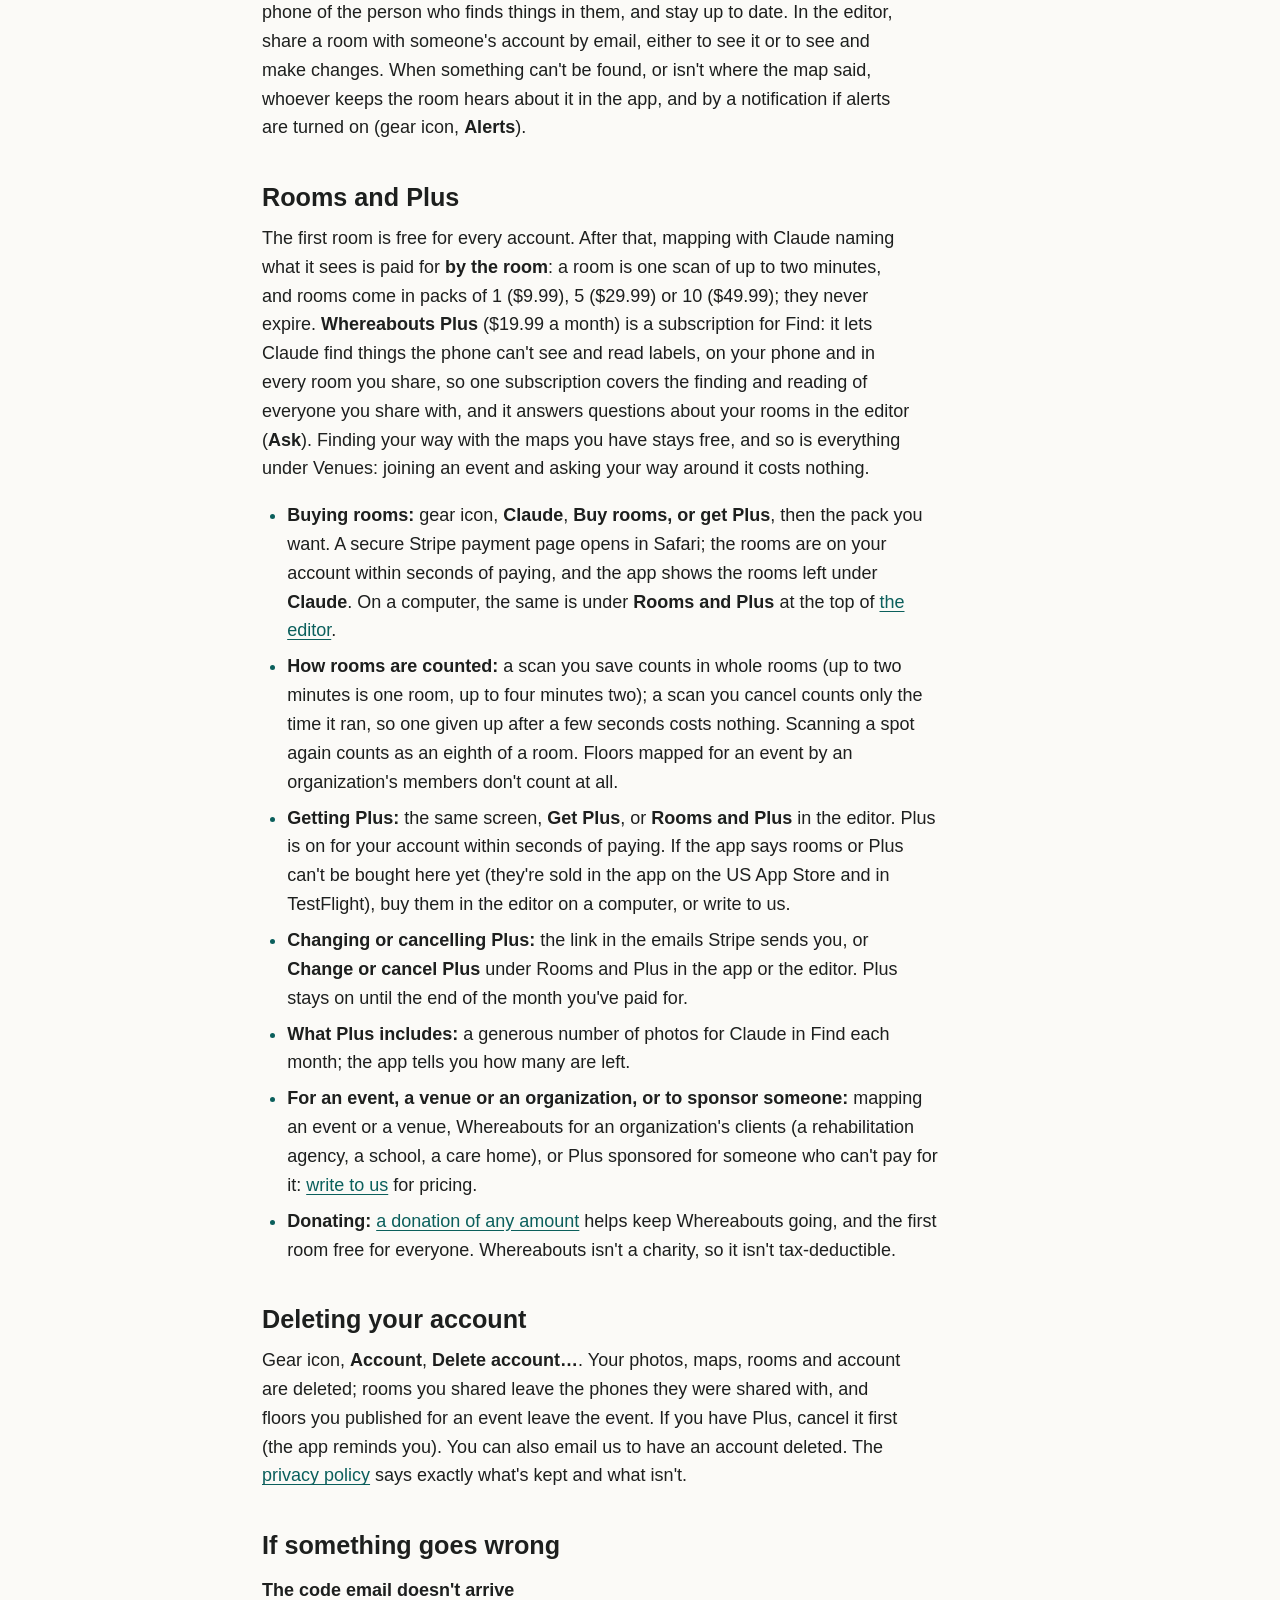
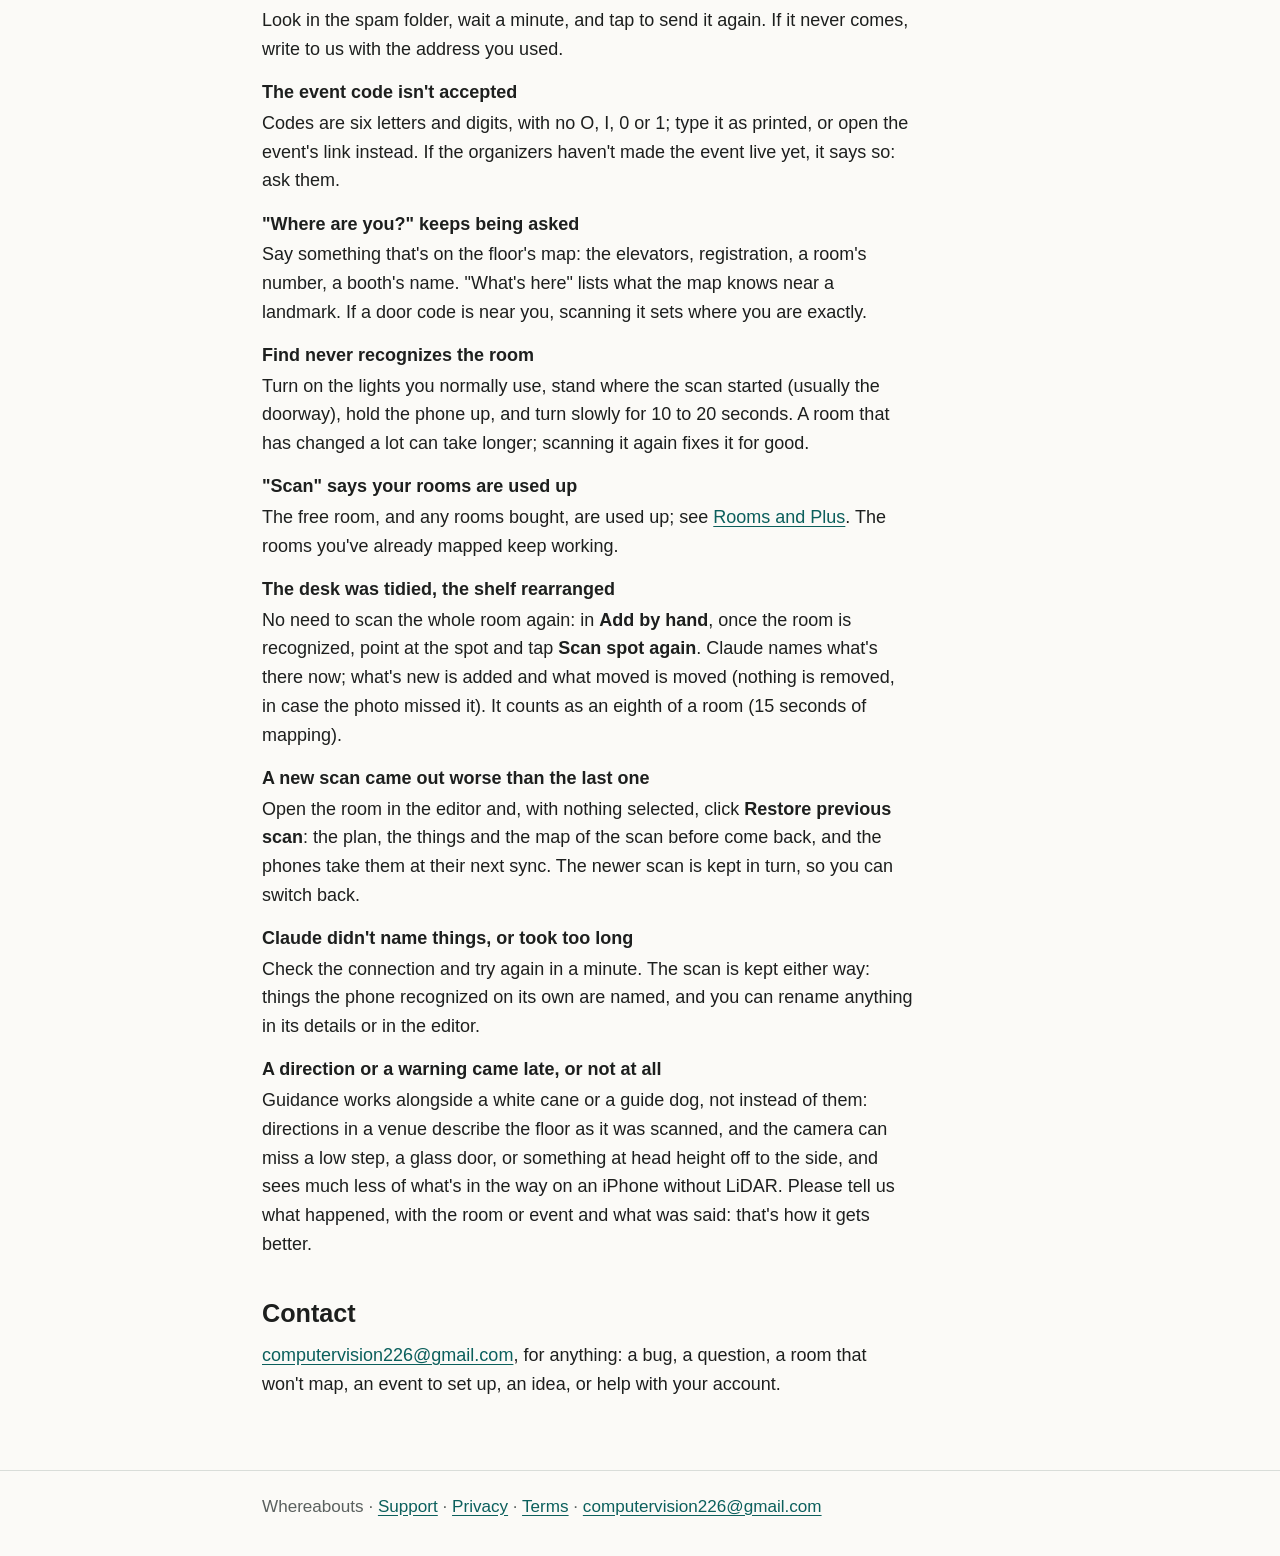
<file: support.html>
<!doctype html>
<html lang="en">
<head>
<meta charset="utf-8">
<meta name="viewport" content="width=device-width, initial-scale=1">
<title>Support – Whereabouts</title>
<meta name="description" content="How to get started with Whereabouts: joining an event and asking your way around (Venues), scanning and finding at home (Rooms), what it needs, rooms and Plus, deleting your account, and how to reach us.">
<link rel="stylesheet" href="site.css">
</head>
<body>
<a class="skip" href="#main">Skip to the help</a>
<header class="top">
  <div class="inner">
    <a class="brand" href="index.html">Whereabouts</a>
    <nav class="site" aria-label="Site">
      <ul>
        <li><a href="index.html">Get the app</a></li>
        <li><a href="support.html" aria-current="page">Support</a></li>
        <li><a href="privacy.html">Privacy</a></li>
        <li><a href="terms.html">Terms</a></li>
      </ul>
    </nav>
  </div>
</header>

<main id="main">
  <h1>Support</h1>
  <p class="lead">Whereabouts does two things. <strong>Venues:</strong> at a conference or a venue that's been mapped, you join, say where you are, and ask the way; you're told in words, step by step. <strong>Rooms:</strong> at home, scan a room, ask where anything is, down to what's inside each drawer, and be guided to it. This page is the quick start for both, the answers to common questions, and where to write when something goes wrong.</p>

  <div class="card">
    <p><strong>Write to us:</strong> <a href="mailto:computervision226@gmail.com">computervision226@gmail.com</a>. Say which room or event it happened in, what you said or tapped, and what the app said back; a screen recording, with the microphone on, catches most of it. We answer within two working days.</p>
  </div>

  <h2 id="needs">What it needs</h2>
  <ul>
    <li>An <strong>iPhone running iOS 17 or later</strong>. Asking your way around a venue, finding things, pinning places by hand and everything else works on any iPhone. Mapping a floor or a room (<strong>Scan</strong>) needs LiDAR, which the <strong>Pro and Pro Max</strong> models have (every one since the iPhone 12 Pro).</li>
    <li>Nobody with a Pro yet? At home you can start alone: <strong>Add by hand</strong> works on any iPhone, entirely by voice: point the phone at a drawer or shelf, save a place there, and say what's in it. Find finds its way to those places the same way.</li>
    <li>An account, made in the app with your email address: a code sent to that address confirms it. The account is where your rooms and the events you've joined are kept, and how they reach the phones and the computer you choose.</li>
    <li>Nothing to install on the computer: the editor is a web page that opens in Chrome, Edge, Safari or Firefox.</li>
  </ul>

  <span id="events"></span>
  <h2 id="venues">Venues: at an event or a venue</h2>
  <p>A conference, an agency or a venue has its floors mapped by its own people, so that anyone who comes can ask the way without a map, a sighted guide or the venue's Wi-Fi. For the people who come:</p>
  <ul>
    <li><strong>Join an event:</strong> on the app's home screen, <strong>Venues</strong>, then <strong>Join an event</strong>, and type the six-letter code from the badge, the program or the event's page, or open the event's link on your iPhone. Join any time, even before the organizers have mapped it: each floor comes to your phone as soon as it's published, whenever the app is open with a signal. Open the event once when you arrive, while you still have Wi-Fi or a signal; from then on, directions work with neither.</li>
    <li><strong>Ask the way:</strong> open the event, press the microphone (there's no camera to point: hold the phone however is comfortable, and lower it while you listen) and say where you are ("I'm at the elevators", "registration", a room's name), then what you want ("How do I get to room 204?", "Where's booth 42?"). You're told the way in words, one stretch at a time. Say <strong>next</strong>, <strong>repeat</strong>, <strong>I'm there</strong>, <strong>I'm lost</strong> (to say where you are again), or <strong>what's here</strong>. Typing works too.</li>
    <li><strong>The last few meters:</strong> <strong>Guide me with the camera</strong> hands over to the camera guidance Whereabouts uses in rooms, to the exact spot.</li>
    <li><strong>A code on a door:</strong> scan it with the iPhone's camera; it opens that floor, started from where the code is.</li>
    <li><strong>Something's not there:</strong> say <strong>that's not there</strong>, and the organizers hear about it. Directions describe the floor as it was scanned; use them with your cane or guide dog, as you would any directions.</li>
  </ul>
  <p>For the organizers: map the event, not just the building. On move-in morning, once the booths are up, a member of your organization scans each floor with an iPhone Pro (<strong>Venues</strong>, <strong>Map a floor</strong>), walking the public areas and naming rooms and landmarks as they go ("Registration", "Elevators", booth names; names on signs and banners are read too), then publishes it into your event. A floor takes a few minutes of walking, it reaches everyone who has joined, including those who joined before it was mapped, and these scans don't use your rooms. If the layout changes during the event, map that floor again, publish the new one, and take the old one off (<strong>Venues</strong>, the floor's menu). The editor's <strong>Venues</strong> panel shows what's mapped, when each floor was last checked, and what people couldn't find. To see what a mapped floor looks like before you map one, open the <a href="editor/#venue">sample venue</a>: a conference center's floor, with its lobby, meeting rooms and exhibit hall, read-only. To set up an organization and an event, <a href="mailto:computervision226@gmail.com?subject=Whereabouts%20for%20an%20event">write to us</a>.</p>

  <span id="start"></span>
  <h2 id="rooms">Rooms: getting started at home</h2>
  <ol>
    <li><strong>Make an account.</strong> Tap the gear icon, then <strong>Account</strong>, and create one with your email and a password of at least 8 characters. Type in the code from the email we send (check the spam folder if it doesn't arrive within a minute).</li>
    <li><strong>Scan a room</strong> (an iPhone Pro). On the home screen, <strong>Rooms</strong>: choose or make a room, tap <strong>Scan</strong>, start at the doorway, and move slowly with the phone at chest height: the walls first, then the furniture, then shelves and tables. Open drawers and closets on the way and tap <strong>Look inside</strong>, holding the phone about half a meter from the opening. Tap <strong>Name this</strong> and say what something is called at home ("Mom's chair"): the map keeps your word for it. Come back to the door and tap <strong>Done scanning</strong>; if the walls don't meet yet or you're far from the door, the app says what to do first (tap Done again to finish anyway). Claude then names what was seen. <strong>Pause</strong> stops the clock, the item spotting and the photos while you answer the door. A photo with someone in it is never kept. Your first room is free (a scan of up to two minutes): a countdown shows while you scan, and when it runs out the scan saves itself with what it has. The first time, six tips show before the scan; they're back any time from the gear icon.</li>
    <li><strong>Find things.</strong> Tap <strong>Find</strong>, hold the phone up at chest height, and say what you're looking for ("Where are my keys?") or pick it from the list. You hear where it is, then turn-by-turn directions around the furniture, with a warning before anything in the way, and in the last half meter your hand is guided to it. "Take me to the door", "Where am I?", "I put my keys here", "I took it", "Read the label" and "Help" work too.</li>
    <li><strong>Open it on the computer.</strong> Go to <strong>whereabout.store/editor</strong> in any browser and sign in with the same email and password: the room appears as a floor plan and in 3D, where you can rename things, add notes, fix the plan, and share the room with the people who'll use it, by their email. <strong>Ask</strong> (top right) is a chat with Claude about the room: where things are, what could be easier to find, what's usually in a room like this, where it's crowded. It needs Plus, like Claude in Find. The same editor is in the app: under <strong>Rooms</strong>, <strong>Edit on screen</strong> opens it, already signed in.</li>
  </ol>

  <h2 id="family">For the people you share with</h2>
  <p>One person scans and keeps the rooms up to date; the rooms appear on the phone of the person who finds things in them, and stay up to date. In the editor, share a room with someone's account by email, either to see it or to see and make changes. When something can't be found, or isn't where the map said, whoever keeps the room hears about it in the app, and by a notification if alerts are turned on (gear icon, <strong>Alerts</strong>).</p>

  <h2 id="plus">Rooms and Plus</h2>
  <p>The first room is free for every account. After that, mapping with Claude naming what it sees is paid for <strong>by the room</strong>: a room is one scan of up to two minutes, and rooms come in packs of 1 ($9.99), 5 ($29.99) or 10 ($49.99); they never expire. <strong>Whereabouts Plus</strong> ($19.99 a month) is a subscription for Find: it lets Claude find things the phone can't see and read labels, on your phone and in every room you share, so one subscription covers the finding and reading of everyone you share with, and it answers questions about your rooms in the editor (<strong>Ask</strong>). Finding your way with the maps you have stays free, and so is everything under Venues: joining an event and asking your way around it costs nothing.</p>
  <ul>
    <li><strong>Buying rooms:</strong> gear icon, <strong>Claude</strong>, <strong>Buy rooms, or get Plus</strong>, then the pack you want. A secure Stripe payment page opens in Safari; the rooms are on your account within seconds of paying, and the app shows the rooms left under <strong>Claude</strong>. On a computer, the same is under <strong>Rooms and Plus</strong> at the top of <a href="editor/">the editor</a>.</li>
    <li><strong>How rooms are counted:</strong> a scan you save counts in whole rooms (up to two minutes is one room, up to four minutes two); a scan you cancel counts only the time it ran, so one given up after a few seconds costs nothing. Scanning a spot again counts as an eighth of a room. Floors mapped for an event by an organization's members don't count at all.</li>
    <li><strong>Getting Plus:</strong> the same screen, <strong>Get Plus</strong>, or <strong>Rooms and Plus</strong> in the editor. Plus is on for your account within seconds of paying. If the app says rooms or Plus can't be bought here yet (they're sold in the app on the US App Store and in TestFlight), buy them in the editor on a computer, or write to us.</li>
    <li><strong>Changing or cancelling Plus:</strong> the link in the emails Stripe sends you, or <strong>Change or cancel Plus</strong> under Rooms and Plus in the app or the editor. Plus stays on until the end of the month you've paid for.</li>
    <li><strong>What Plus includes:</strong> a generous number of photos for Claude in Find each month; the app tells you how many are left.</li>
    <li><strong>For an event, a venue or an organization, or to sponsor someone:</strong> mapping an event or a venue, Whereabouts for an organization's clients (a rehabilitation agency, a school, a care home), or Plus sponsored for someone who can't pay for it: <a href="mailto:computervision226@gmail.com?subject=Whereabouts%20for%20an%20event%2C%20a%20venue%20or%20an%20organization">write to us</a> for pricing.</li>
    <li><strong>Donating:</strong> <a href="https://donate.stripe.com/5kQ4gygH45dgeAo8wdco005">a donation of any amount</a> helps keep Whereabouts going, and the first room free for everyone. Whereabouts isn't a charity, so it isn't tax-deductible.</li>
  </ul>

  <h2 id="delete">Deleting your account</h2>
  <p>Gear icon, <strong>Account</strong>, <strong>Delete account…</strong>. Your photos, maps, rooms and account are deleted; rooms you shared leave the phones they were shared with, and floors you published for an event leave the event. If you have Plus, cancel it first (the app reminds you). You can also email us to have an account deleted. The <a href="privacy.html">privacy policy</a> says exactly what's kept and what isn't.</p>

  <h2 id="trouble">If something goes wrong</h2>
  <dl class="facts">
    <dt>The code email doesn't arrive</dt>
    <dd>Look in the spam folder, wait a minute, and tap to send it again. If it never comes, write to us with the address you used.</dd>
    <dt>The event code isn't accepted</dt>
    <dd>Codes are six letters and digits, with no O, I, 0 or 1; type it as printed, or open the event's link instead. If the organizers haven't made the event live yet, it says so: ask them.</dd>
    <dt>"Where are you?" keeps being asked</dt>
    <dd>Say something that's on the floor's map: the elevators, registration, a room's number, a booth's name. "What's here" lists what the map knows near a landmark. If a door code is near you, scanning it sets where you are exactly.</dd>
    <dt>Find never recognizes the room</dt>
    <dd>Turn on the lights you normally use, stand where the scan started (usually the doorway), hold the phone up, and turn slowly for 10 to 20 seconds. A room that has changed a lot can take longer; scanning it again fixes it for good.</dd>
    <dt>"Scan" says your rooms are used up</dt>
    <dd>The free room, and any rooms bought, are used up; see <a href="#plus">Rooms and Plus</a>. The rooms you've already mapped keep working.</dd>
    <dt>The desk was tidied, the shelf rearranged</dt>
    <dd>No need to scan the whole room again: in <strong>Add by hand</strong>, once the room is recognized, point at the spot and tap <strong>Scan spot again</strong>. Claude names what's there now; what's new is added and what moved is moved (nothing is removed, in case the photo missed it). It counts as an eighth of a room (15 seconds of mapping).</dd>
    <dt>A new scan came out worse than the last one</dt>
    <dd>Open the room in the editor and, with nothing selected, click <strong>Restore previous scan</strong>: the plan, the things and the map of the scan before come back, and the phones take them at their next sync. The newer scan is kept in turn, so you can switch back.</dd>
    <dt>Claude didn't name things, or took too long</dt>
    <dd>Check the connection and try again in a minute. The scan is kept either way: things the phone recognized on its own are named, and you can rename anything in its details or in the editor.</dd>
    <dt>A direction or a warning came late, or not at all</dt>
    <dd>Guidance works alongside a white cane or a guide dog, not instead of them: directions in a venue describe the floor as it was scanned, and the camera can miss a low step, a glass door, or something at head height off to the side, and sees much less of what's in the way on an iPhone without LiDAR. Please tell us what happened, with the room or event and what was said: that's how it gets better.</dd>
  </dl>

  <h2 id="contact">Contact</h2>
  <p><a href="mailto:computervision226@gmail.com">computervision226@gmail.com</a>, for anything: a bug, a question, a room that won't map, an event to set up, an idea, or help with your account.</p>
</main>

<footer class="bottom">
  <div class="inner">
    Whereabouts · <a href="support.html">Support</a> · <a href="privacy.html">Privacy</a> · <a href="terms.html">Terms</a> · <a href="mailto:computervision226@gmail.com">computervision226@gmail.com</a>
  </div>
</footer>
<script>
// A page view for the site's Insights (whereabout.store/insights.html): the
// page's path and which site sent you, under a random ID this browser keeps
// (the same one the editor uses), so a visit hangs together. No cookies,
// nothing else. Taps on links to the app or the editor are noted too.
(function () {
  var SERVICE = { url: "https://sdamqekmvppcickisvrd.supabase.co", key: "sb_publishable_nskx50aX7tO7b9X7_3yXJQ_hnVZctvo" };
  function install() {
    try {
      var id = localStorage.getItem("va.install");
      if (!id) { id = (crypto.randomUUID ? crypto.randomUUID() : Math.random().toString(36).slice(2) + Date.now().toString(36)).replace(/-/g, ""); localStorage.setItem("va.install", id); }
      return id;
    } catch (e) { return "unknown"; }
  }
  var session = Math.random().toString(36).slice(2);
  function send(name, props) {
    var event = { surface: "site", name: name, at: new Date().toISOString(), props: props || {}, install: install(), session: session, language: (navigator.language || "").slice(0, 16) };
    try {
      fetch(SERVICE.url + "/rest/v1/rpc/record_events", { method: "POST", keepalive: true,
        headers: { apikey: SERVICE.key, "content-type": "application/json" }, body: JSON.stringify({ batch: [event] }) }).catch(function () {});
    } catch (e) {}
  }
  var from = "";
  try { from = document.referrer ? new URL(document.referrer).hostname : ""; } catch (e) {}
  if (from === location.hostname) from = "";
  send("page.view", { path: location.pathname, from: from });
  document.addEventListener("click", function (e) {
    var a = e.target.closest && e.target.closest("a[href]");
    if (!a) return;
    var href = a.getAttribute("href") || "";
    if (/apps\.apple\.com|testflight\.apple\.com/.test(href)) send("page.store", { where: location.pathname });
    else if (/^editor\/?$|\/editor\/?$/.test(href)) send("page.editor", { where: location.pathname });
    else if (/donate\.stripe\.com/.test(href)) send("page.donate", { where: location.pathname });
    else if (/^mailto:/.test(href) && /event/.test(href) && !/organization/.test(href)) send("page.events", { where: location.pathname });
    else if (/^mailto:/.test(href) && /organization|venue/.test(href)) send("page.organizations", { where: location.pathname });
  });
})();
</script>
</body>
</html>
</file>
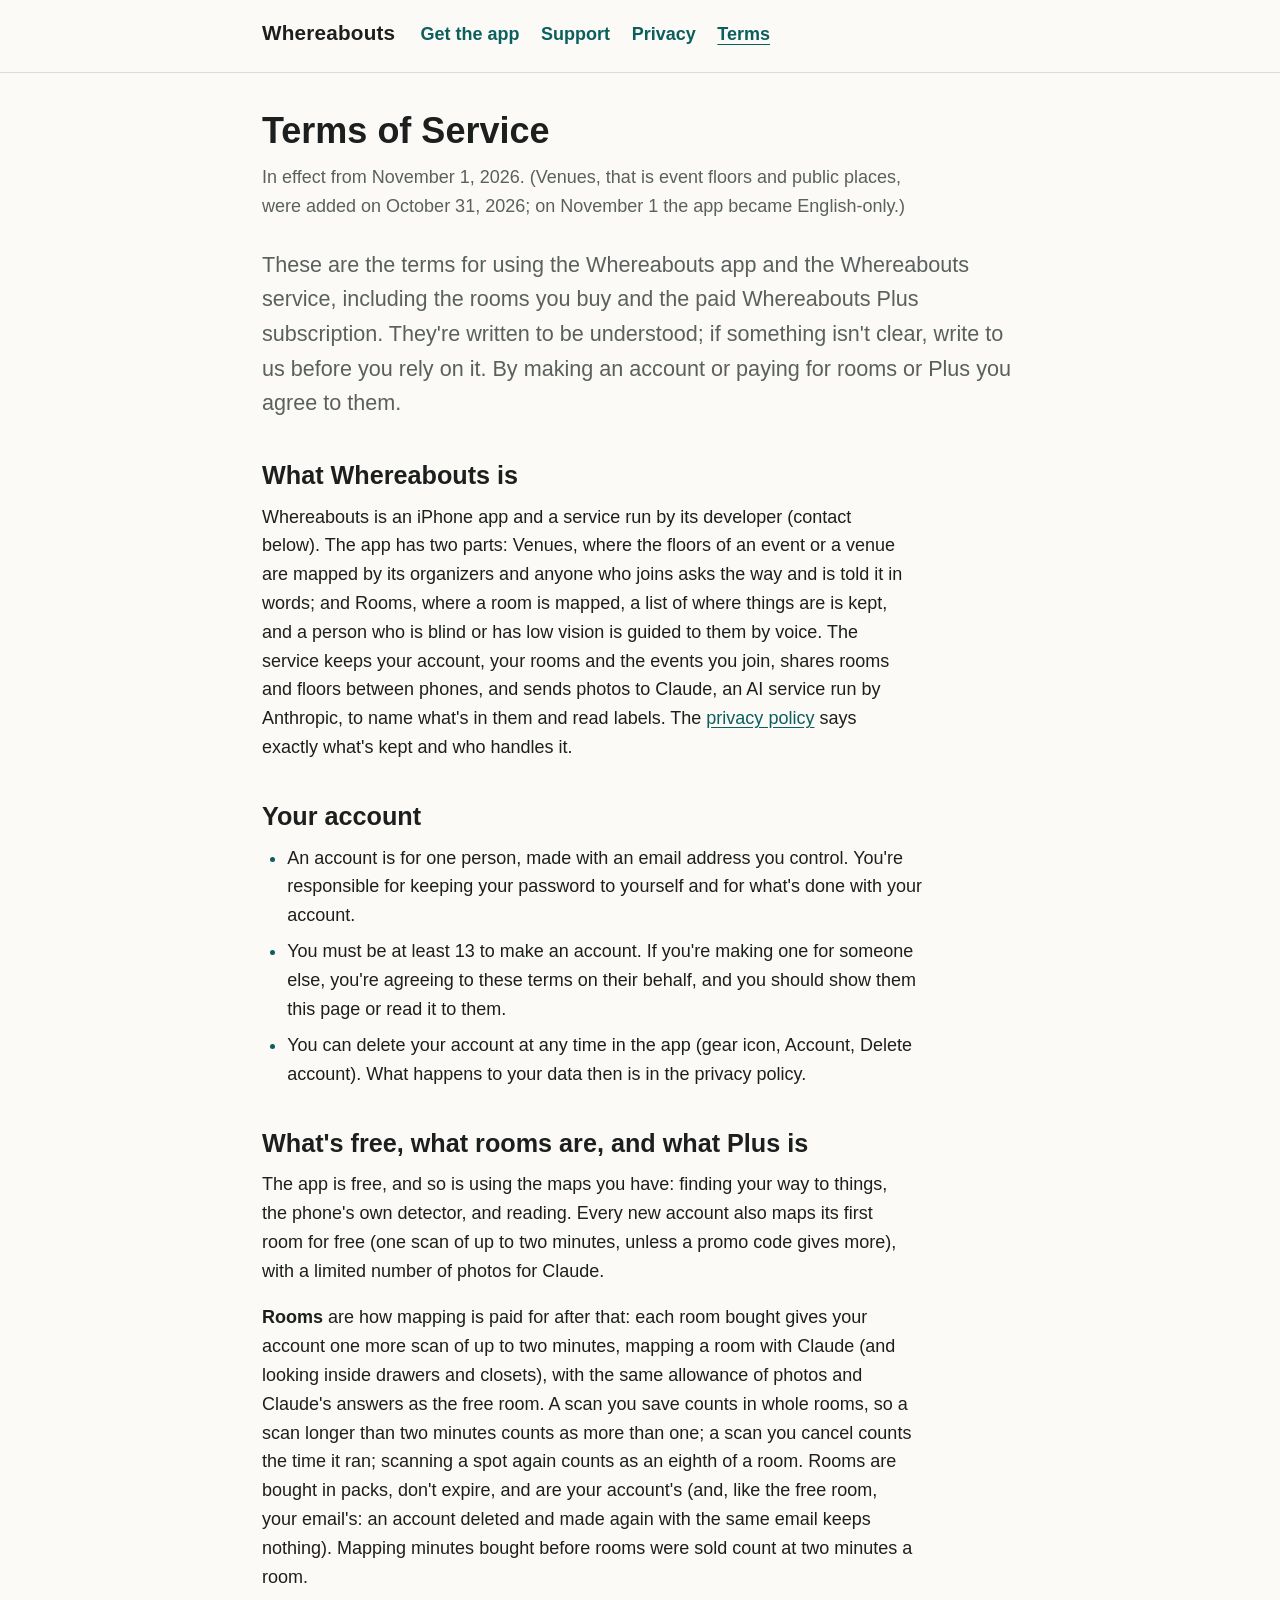
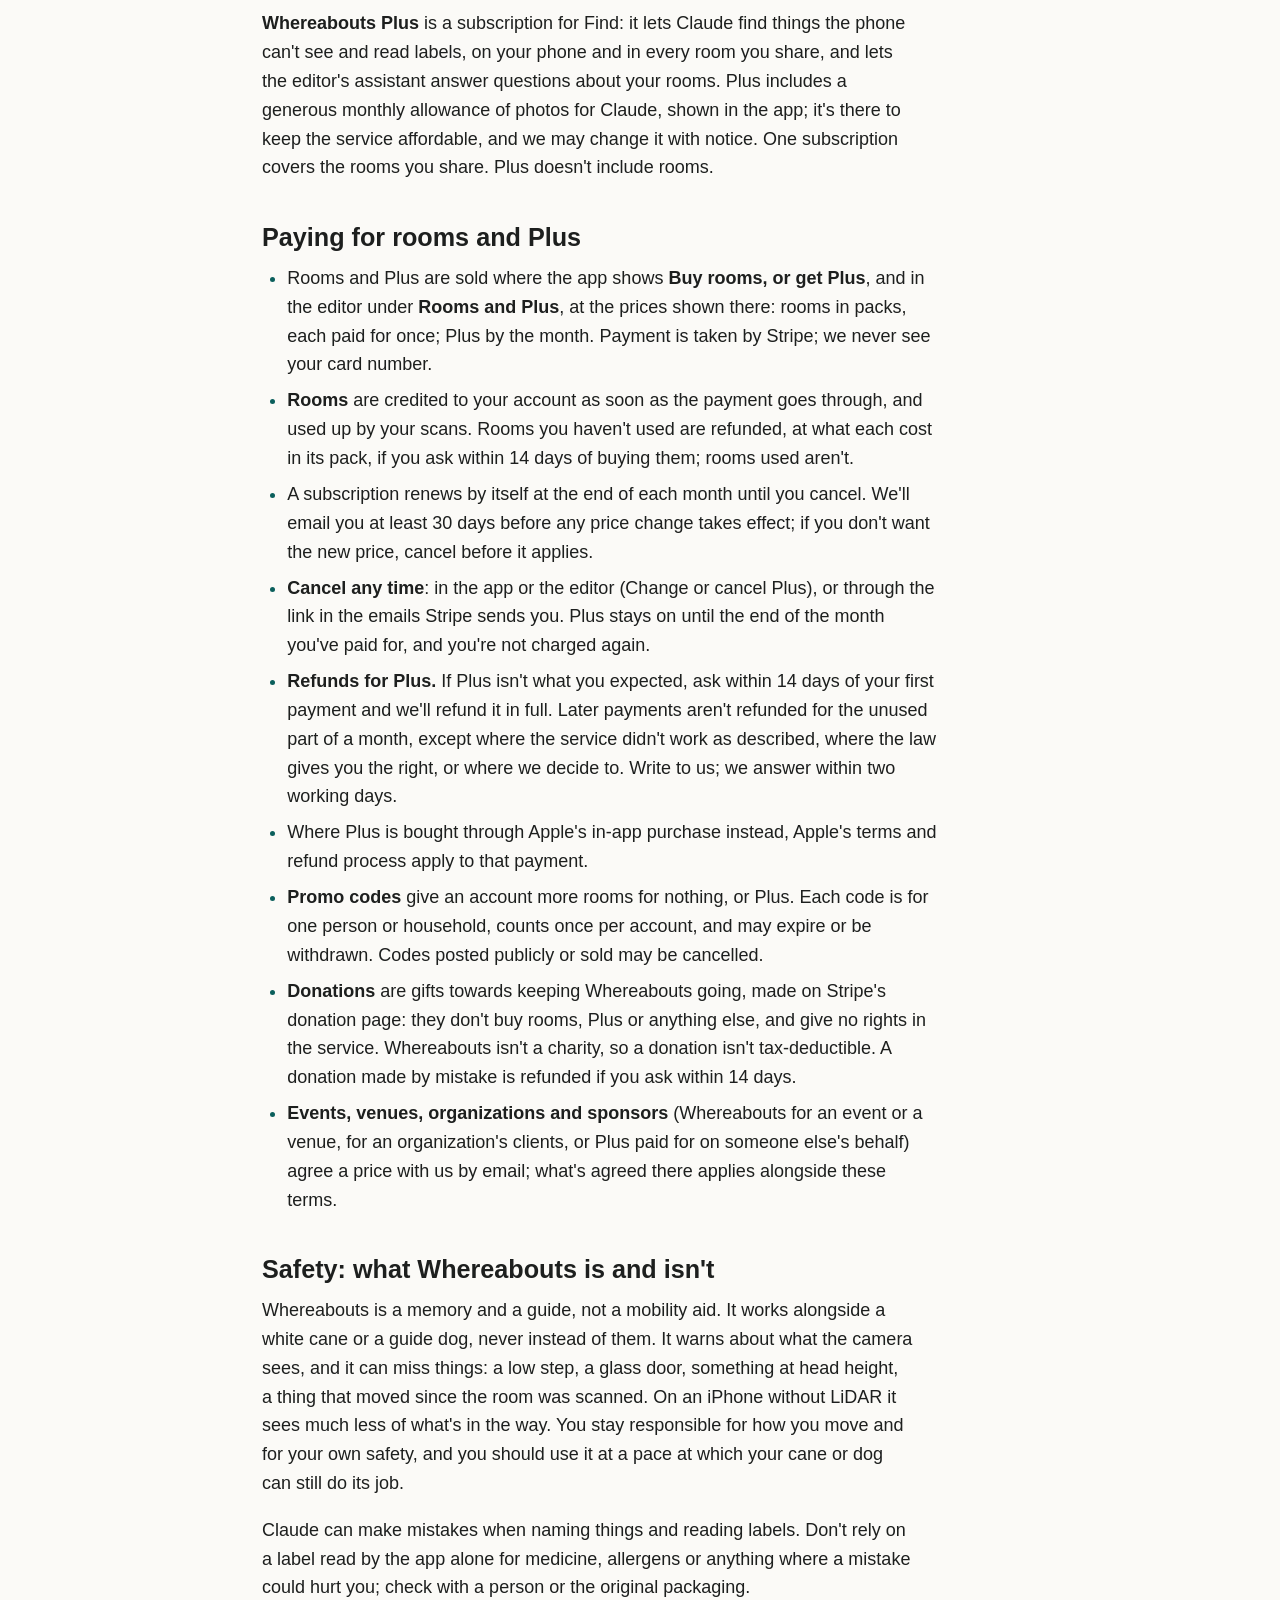
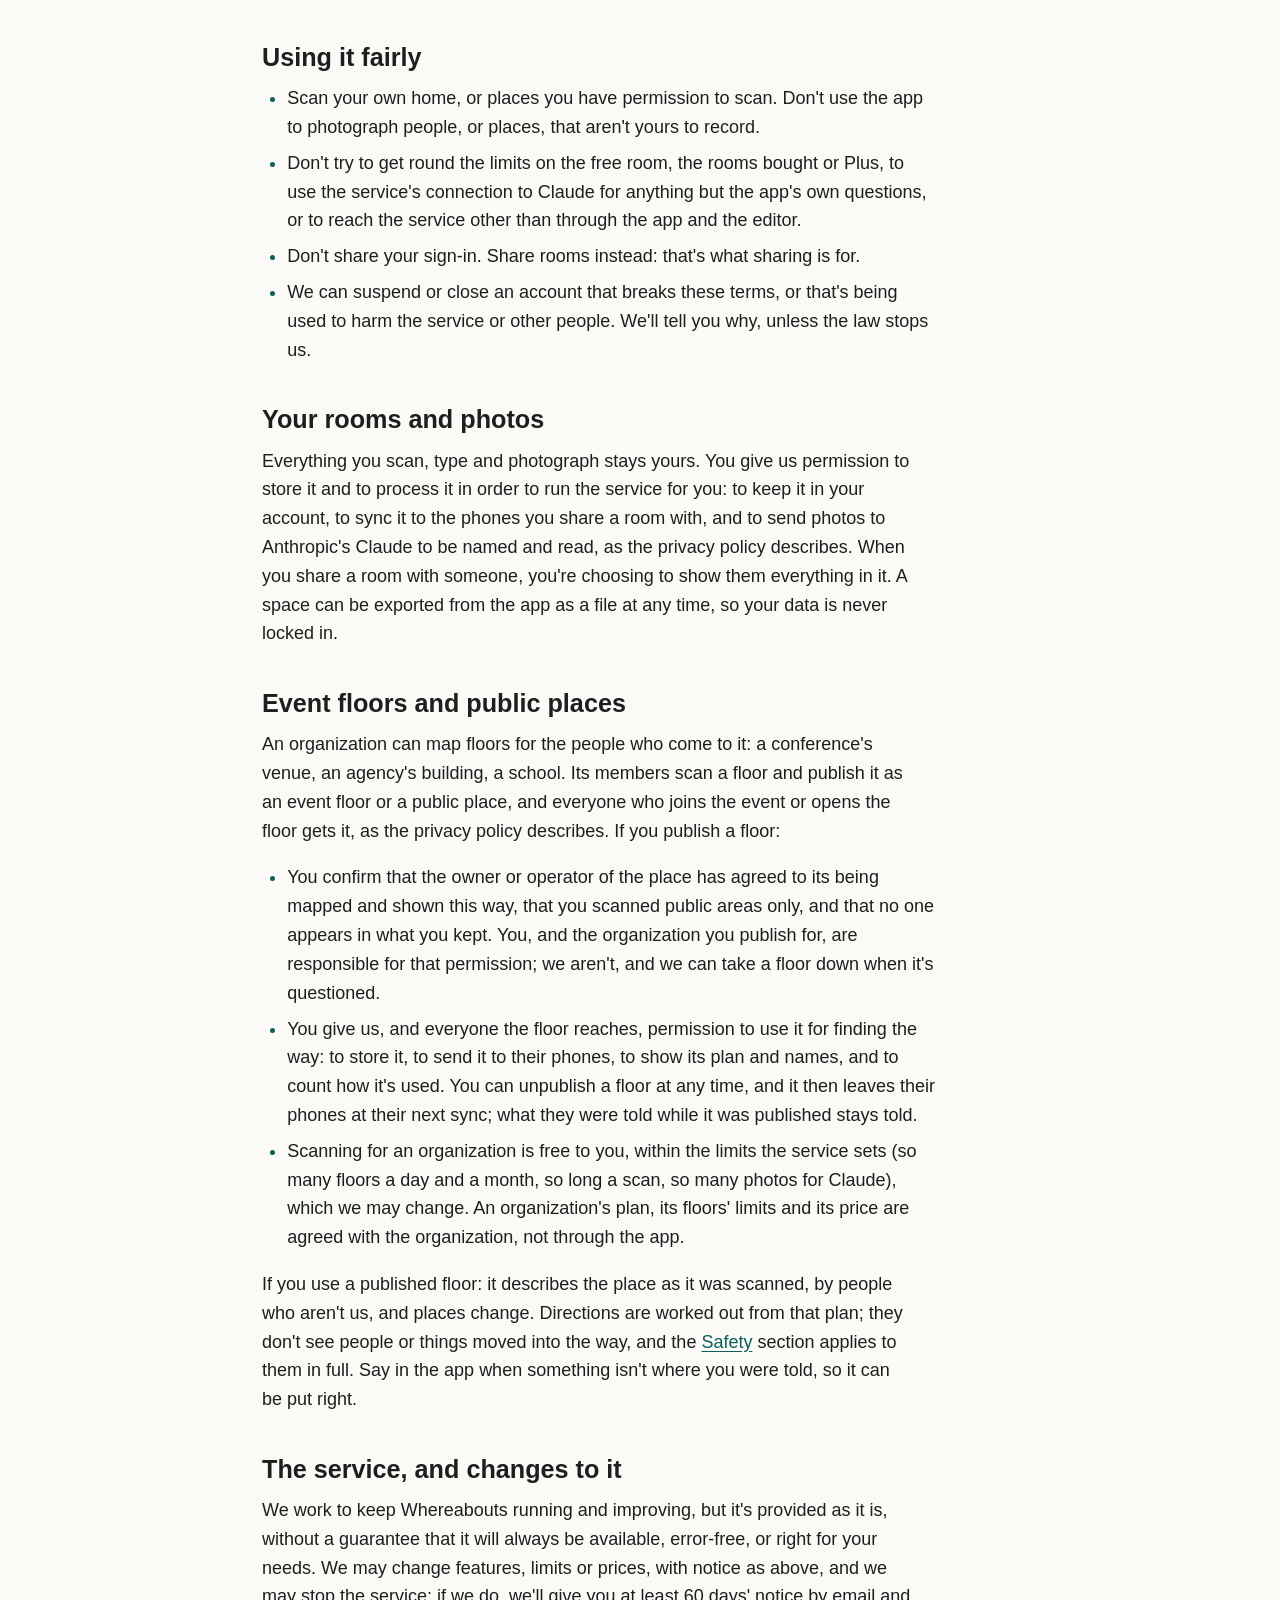
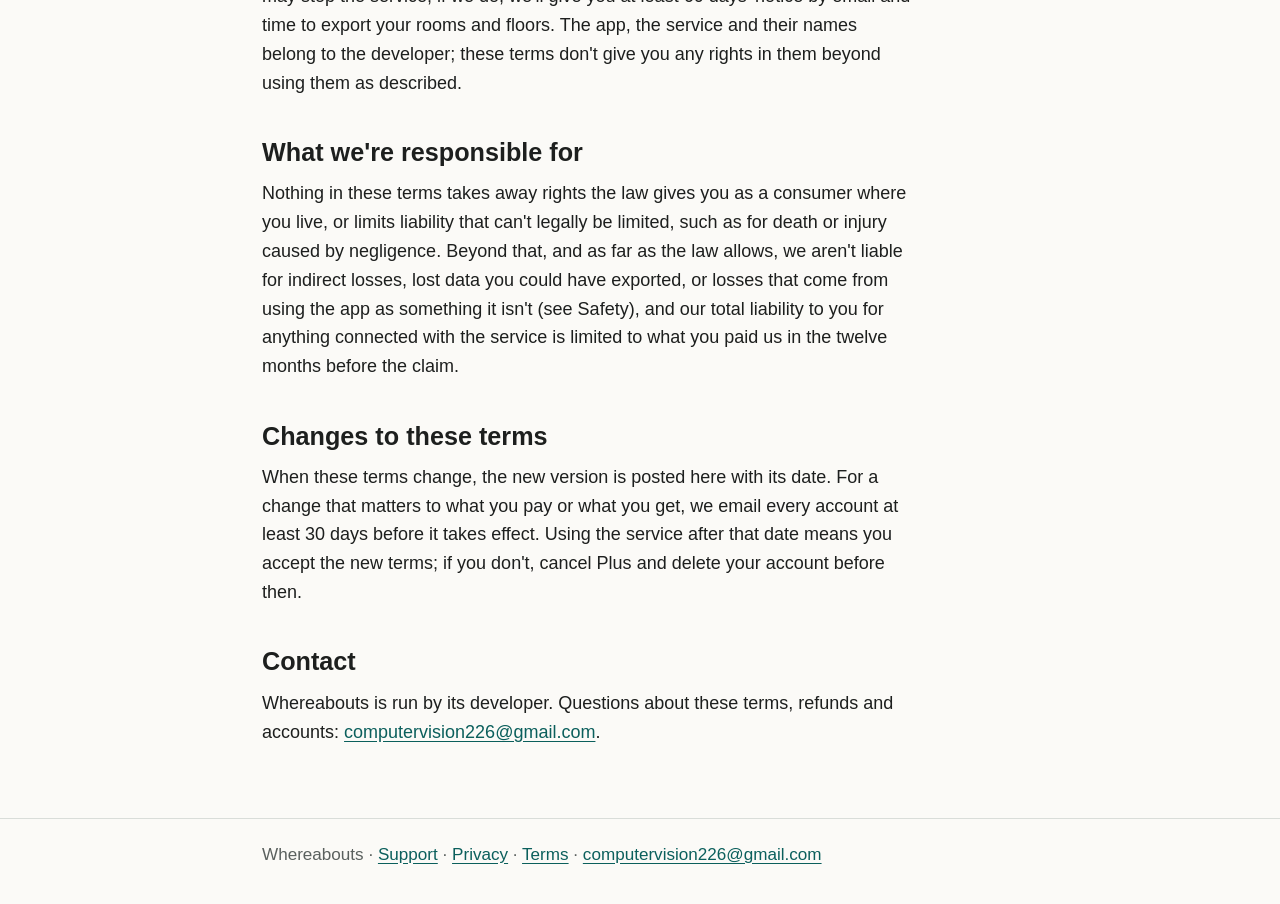
<file: terms.html>
<!doctype html>
<html lang="en">
<head>
<meta charset="utf-8">
<meta name="viewport" content="width=device-width, initial-scale=1">
<title>Terms of Service – Whereabouts</title>
<meta name="description" content="The terms for using Whereabouts and Whereabouts Plus: your account, what's free and what's paid, refunds, safety, and what we're responsible for.">
<link rel="stylesheet" href="site.css">
</head>
<body>
<a class="skip" href="#main">Skip to the terms</a>
<header class="top">
  <div class="inner">
    <a class="brand" href="index.html">Whereabouts</a>
    <nav class="site" aria-label="Site">
      <ul>
        <li><a href="index.html">Get the app</a></li>
        <li><a href="support.html">Support</a></li>
        <li><a href="privacy.html">Privacy</a></li>
        <li><a href="terms.html" aria-current="page">Terms</a></li>
      </ul>
    </nav>
  </div>
</header>

<main id="main">
  <h1>Terms of Service</h1>
  <p class="meta">In effect from November 1, 2026. (Venues, that is event floors and public places, were added on October 31, 2026; on November 1 the app became English-only.)</p>

  <p class="lead">These are the terms for using the Whereabouts app and the Whereabouts service, including the rooms you buy and the paid Whereabouts Plus subscription. They're written to be understood; if something isn't clear, write to us before you rely on it. By making an account or paying for rooms or Plus you agree to them.</p>

  <h2 id="what">What Whereabouts is</h2>
  <p>Whereabouts is an iPhone app and a service run by its developer (contact below). The app has two parts: Venues, where the floors of an event or a venue are mapped by its organizers and anyone who joins asks the way and is told it in words; and Rooms, where a room is mapped, a list of where things are is kept, and a person who is blind or has low vision is guided to them by voice. The service keeps your account, your rooms and the events you join, shares rooms and floors between phones, and sends photos to Claude, an AI service run by Anthropic, to name what's in them and read labels. The <a href="privacy.html">privacy policy</a> says exactly what's kept and who handles it.</p>

  <h2 id="account">Your account</h2>
  <ul>
    <li>An account is for one person, made with an email address you control. You're responsible for keeping your password to yourself and for what's done with your account.</li>
    <li>You must be at least 13 to make an account. If you're making one for someone else, you're agreeing to these terms on their behalf, and you should show them this page or read it to them.</li>
    <li>You can delete your account at any time in the app (gear icon, Account, Delete account). What happens to your data then is in the privacy policy.</li>
  </ul>

  <h2 id="free-and-plus">What's free, what rooms are, and what Plus is</h2>
  <p>The app is free, and so is using the maps you have: finding your way to things, the phone's own detector, and reading. Every new account also maps its first room for free (one scan of up to two minutes, unless a promo code gives more), with a limited number of photos for Claude.</p>
  <p><strong>Rooms</strong> are how mapping is paid for after that: each room bought gives your account one more scan of up to two minutes, mapping a room with Claude (and looking inside drawers and closets), with the same allowance of photos and Claude's answers as the free room. A scan you save counts in whole rooms, so a scan longer than two minutes counts as more than one; a scan you cancel counts the time it ran; scanning a spot again counts as an eighth of a room. Rooms are bought in packs, don't expire, and are your account's (and, like the free room, your email's: an account deleted and made again with the same email keeps nothing). Mapping minutes bought before rooms were sold count at two minutes a room.</p>
  <p><strong>Whereabouts Plus</strong> is a subscription for Find: it lets Claude find things the phone can't see and read labels, on your phone and in every room you share, and lets the editor's assistant answer questions about your rooms. Plus includes a generous monthly allowance of photos for Claude, shown in the app; it's there to keep the service affordable, and we may change it with notice. One subscription covers the rooms you share. Plus doesn't include rooms.</p>

  <h2 id="billing">Paying for rooms and Plus</h2>
  <ul>
    <li>Rooms and Plus are sold where the app shows <strong>Buy rooms, or get Plus</strong>, and in the editor under <strong>Rooms and Plus</strong>, at the prices shown there: rooms in packs, each paid for once; Plus by the month. Payment is taken by Stripe; we never see your card number.</li>
    <li><strong>Rooms</strong> are credited to your account as soon as the payment goes through, and used up by your scans. Rooms you haven't used are refunded, at what each cost in its pack, if you ask within 14 days of buying them; rooms used aren't.</li>
    <li>A subscription renews by itself at the end of each month until you cancel. We'll email you at least 30 days before any price change takes effect; if you don't want the new price, cancel before it applies.</li>
    <li><strong>Cancel any time</strong>: in the app or the editor (Change or cancel Plus), or through the link in the emails Stripe sends you. Plus stays on until the end of the month you've paid for, and you're not charged again.</li>
    <li><strong>Refunds for Plus.</strong> If Plus isn't what you expected, ask within 14 days of your first payment and we'll refund it in full. Later payments aren't refunded for the unused part of a month, except where the service didn't work as described, where the law gives you the right, or where we decide to. Write to us; we answer within two working days.</li>
    <li>Where Plus is bought through Apple's in-app purchase instead, Apple's terms and refund process apply to that payment.</li>
    <li><strong>Promo codes</strong> give an account more rooms for nothing, or Plus. Each code is for one person or household, counts once per account, and may expire or be withdrawn. Codes posted publicly or sold may be cancelled.</li>
    <li><strong>Donations</strong> are gifts towards keeping Whereabouts going, made on Stripe's donation page: they don't buy rooms, Plus or anything else, and give no rights in the service. Whereabouts isn't a charity, so a donation isn't tax-deductible. A donation made by mistake is refunded if you ask within 14 days.</li>
    <li><strong>Events, venues, organizations and sponsors</strong> (Whereabouts for an event or a venue, for an organization's clients, or Plus paid for on someone else's behalf) agree a price with us by email; what's agreed there applies alongside these terms.</li>
  </ul>

  <h2 id="safety">Safety: what Whereabouts is and isn't</h2>
  <p>Whereabouts is a memory and a guide, not a mobility aid. It works alongside a white cane or a guide dog, never instead of them. It warns about what the camera sees, and it can miss things: a low step, a glass door, something at head height, a thing that moved since the room was scanned. On an iPhone without LiDAR it sees much less of what's in the way. You stay responsible for how you move and for your own safety, and you should use it at a pace at which your cane or dog can still do its job.</p>
  <p>Claude can make mistakes when naming things and reading labels. Don't rely on a label read by the app alone for medicine, allergens or anything where a mistake could hurt you; check with a person or the original packaging.</p>

  <h2 id="use">Using it fairly</h2>
  <ul>
    <li>Scan your own home, or places you have permission to scan. Don't use the app to photograph people, or places, that aren't yours to record.</li>
    <li>Don't try to get round the limits on the free room, the rooms bought or Plus, to use the service's connection to Claude for anything but the app's own questions, or to reach the service other than through the app and the editor.</li>
    <li>Don't share your sign-in. Share rooms instead: that's what sharing is for.</li>
    <li>We can suspend or close an account that breaks these terms, or that's being used to harm the service or other people. We'll tell you why, unless the law stops us.</li>
  </ul>

  <h2 id="content">Your rooms and photos</h2>
  <p>Everything you scan, type and photograph stays yours. You give us permission to store it and to process it in order to run the service for you: to keep it in your account, to sync it to the phones you share a room with, and to send photos to Anthropic's Claude to be named and read, as the privacy policy describes. When you share a room with someone, you're choosing to show them everything in it. A space can be exported from the app as a file at any time, so your data is never locked in.</p>

  <h2 id="events">Event floors and public places</h2>
  <p>An organization can map floors for the people who come to it: a conference's venue, an agency's building, a school. Its members scan a floor and publish it as an event floor or a public place, and everyone who joins the event or opens the floor gets it, as the privacy policy describes. If you publish a floor:</p>
  <ul>
    <li>You confirm that the owner or operator of the place has agreed to its being mapped and shown this way, that you scanned public areas only, and that no one appears in what you kept. You, and the organization you publish for, are responsible for that permission; we aren't, and we can take a floor down when it's questioned.</li>
    <li>You give us, and everyone the floor reaches, permission to use it for finding the way: to store it, to send it to their phones, to show its plan and names, and to count how it's used. You can unpublish a floor at any time, and it then leaves their phones at their next sync; what they were told while it was published stays told.</li>
    <li>Scanning for an organization is free to you, within the limits the service sets (so many floors a day and a month, so long a scan, so many photos for Claude), which we may change. An organization's plan, its floors' limits and its price are agreed with the organization, not through the app.</li>
  </ul>
  <p>If you use a published floor: it describes the place as it was scanned, by people who aren't us, and places change. Directions are worked out from that plan; they don't see people or things moved into the way, and the <a href="#safety">Safety</a> section applies to them in full. Say in the app when something isn't where you were told, so it can be put right.</p>

  <h2 id="service">The service, and changes to it</h2>
  <p>We work to keep Whereabouts running and improving, but it's provided as it is, without a guarantee that it will always be available, error-free, or right for your needs. We may change features, limits or prices, with notice as above, and we may stop the service; if we do, we'll give you at least 60 days' notice by email and time to export your rooms and floors. The app, the service and their names belong to the developer; these terms don't give you any rights in them beyond using them as described.</p>

  <h2 id="liability">What we're responsible for</h2>
  <p>Nothing in these terms takes away rights the law gives you as a consumer where you live, or limits liability that can't legally be limited, such as for death or injury caused by negligence. Beyond that, and as far as the law allows, we aren't liable for indirect losses, lost data you could have exported, or losses that come from using the app as something it isn't (see Safety), and our total liability to you for anything connected with the service is limited to what you paid us in the twelve months before the claim.</p>

  <h2 id="changes">Changes to these terms</h2>
  <p>When these terms change, the new version is posted here with its date. For a change that matters to what you pay or what you get, we email every account at least 30 days before it takes effect. Using the service after that date means you accept the new terms; if you don't, cancel Plus and delete your account before then.</p>

  <h2 id="contact">Contact</h2>
  <p>Whereabouts is run by its developer. Questions about these terms, refunds and accounts: <a href="mailto:computervision226@gmail.com">computervision226@gmail.com</a>.</p>
</main>

<footer class="bottom">
  <div class="inner">
    Whereabouts · <a href="support.html">Support</a> · <a href="privacy.html">Privacy</a> · <a href="terms.html">Terms</a> · <a href="mailto:computervision226@gmail.com">computervision226@gmail.com</a>
  </div>
</footer>
<script>
// A page view for the site's Insights (whereabout.store/insights.html): the
// page's path and which site sent you, under a random ID this browser keeps
// (the same one the editor uses), so a visit hangs together. No cookies,
// nothing else. Taps on links to the app or the editor are noted too.
(function () {
  var SERVICE = { url: "https://sdamqekmvppcickisvrd.supabase.co", key: "sb_publishable_nskx50aX7tO7b9X7_3yXJQ_hnVZctvo" };
  function install() {
    try {
      var id = localStorage.getItem("va.install");
      if (!id) { id = (crypto.randomUUID ? crypto.randomUUID() : Math.random().toString(36).slice(2) + Date.now().toString(36)).replace(/-/g, ""); localStorage.setItem("va.install", id); }
      return id;
    } catch (e) { return "unknown"; }
  }
  var session = Math.random().toString(36).slice(2);
  function send(name, props) {
    var event = { surface: "site", name: name, at: new Date().toISOString(), props: props || {}, install: install(), session: session, language: (navigator.language || "").slice(0, 16) };
    try {
      fetch(SERVICE.url + "/rest/v1/rpc/record_events", { method: "POST", keepalive: true,
        headers: { apikey: SERVICE.key, "content-type": "application/json" }, body: JSON.stringify({ batch: [event] }) }).catch(function () {});
    } catch (e) {}
  }
  var from = "";
  try { from = document.referrer ? new URL(document.referrer).hostname : ""; } catch (e) {}
  if (from === location.hostname) from = "";
  send("page.view", { path: location.pathname, from: from });
  document.addEventListener("click", function (e) {
    var a = e.target.closest && e.target.closest("a[href]");
    if (!a) return;
    var href = a.getAttribute("href") || "";
    if (/apps\.apple\.com|testflight\.apple\.com/.test(href)) send("page.store", { where: location.pathname });
    else if (/^editor\/?$|\/editor\/?$/.test(href)) send("page.editor", { where: location.pathname });
  });
})();
</script>
</body>
</html>
</file>
<file: site.css>
/* VisionAssist's web pages: the privacy policy, support, and the front page.
   One small stylesheet, no fonts or scripts fetched from anywhere: the pages
   load nothing but themselves. Large type and strong contrast, since many
   readers have low vision; everything works with a screen reader, zoomed to
   400%, and in dark mode. */

:root {
  --bg: #fbfaf7;
  --fg: #1d1f1e;
  --muted: #5a605e;
  --accent: #0b5f5c;
  --accent-ink: #ffffff;
  --rule: #d9ddd9;
  --card: #f1f3f0;
  --focus: #c8651b;
  color-scheme: light;
}

@media (prefers-color-scheme: dark) {
  :root {
    --bg: #15191a;
    --fg: #ecefec;
    --muted: #aeb6b2;
    --accent: #5fc8c0;
    --accent-ink: #0f1a19;
    --rule: #333b3a;
    --card: #1e2425;
    --focus: #f0a04b;
    color-scheme: dark;
  }
}

* { box-sizing: border-box; }

html { font-size: 112.5%; }

body {
  margin: 0;
  background: var(--bg);
  color: var(--fg);
  font-family: -apple-system, BlinkMacSystemFont, "Segoe UI", Roboto, "Helvetica Neue", Arial, "Noto Sans", sans-serif;
  line-height: 1.6;
  -webkit-text-size-adjust: 100%;
}

.skip {
  position: absolute;
  left: -999px;
  top: 0;
  padding: 0.5rem 1rem;
  background: var(--accent);
  color: var(--accent-ink);
  z-index: 10;
}
.skip:focus { left: 1rem; top: 1rem; }

header.top {
  border-bottom: 1px solid var(--rule);
}
header.top .inner {
  max-width: 44rem;
  margin: 0 auto;
  padding: 0.9rem 1rem;
  display: flex;
  flex-wrap: wrap;
  align-items: baseline;
  gap: 0.6rem 1.4rem;
}
.brand {
  font-weight: 700;
  font-size: 1.15rem;
  letter-spacing: 0.01em;
  text-decoration: none;
  color: var(--fg);
}
nav.site ul {
  list-style: none;
  margin: 0;
  padding: 0;
  display: flex;
  flex-wrap: wrap;
  gap: 0.2rem 1.2rem;
}
nav.site a { color: var(--accent); text-decoration: none; font-weight: 600; }
nav.site a[aria-current="page"] { text-decoration: underline; text-underline-offset: 0.2em; }

main {
  max-width: 44rem;
  margin: 0 auto;
  padding: 1.5rem 1rem 3rem;
}

h1, h2, h3 { line-height: 1.25; text-wrap: balance; }
h1 { font-size: 2rem; margin: 0.4rem 0 0.6rem; }
h2 { font-size: 1.4rem; margin: 2.2rem 0 0.6rem; }
h3 { font-size: 1.1rem; margin: 1.5rem 0 0.4rem; }
p, li { max-width: 65ch; }
p { margin: 0 0 1rem; }
ul, ol { padding-left: 1.4rem; margin: 0 0 1rem; }
li { margin-bottom: 0.4rem; }
li::marker { color: var(--accent); }

a { color: var(--accent); text-underline-offset: 0.15em; }
a:focus-visible, button:focus-visible {
  outline: 3px solid var(--focus);
  outline-offset: 3px;
  border-radius: 2px;
}

.lead { font-size: 1.2rem; color: var(--muted); }
.meta { color: var(--muted); margin-bottom: 1.5rem; }

.card {
  background: var(--card);
  border: 1px solid var(--rule);
  border-radius: 0.75rem;
  padding: 1rem 1.2rem;
  margin: 1.2rem 0;
}
.card p:last-child, .card ul:last-child { margin-bottom: 0; }

.button {
  display: inline-block;
  background: var(--accent);
  color: var(--accent-ink);
  font-weight: 700;
  text-decoration: none;
  padding: 0.7rem 1.2rem;
  border-radius: 0.6rem;
  margin: 0.2rem 0.4rem 0.2rem 0;
}
.button.secondary {
  background: transparent;
  color: var(--accent);
  border: 2px solid var(--accent);
}

/* What it costs: rooms and Plus side by side, one above the other when narrow. */
.prices { display: grid; grid-template-columns: repeat(auto-fit, minmax(15rem, 1fr)); gap: 1rem; margin: 1rem 0 1.2rem; }
.prices .card { margin: 0; }
.prices h3 { margin-top: 0; }
.prices table { margin-bottom: 0; }
.amount { font-size: 1.8rem; font-weight: 700; line-height: 1.2; margin: 0 0 0.6rem; font-variant-numeric: tabular-nums; }
.amount span { font-size: 1rem; font-weight: 400; color: var(--muted); }
th.num, td.num { text-align: right; font-variant-numeric: tabular-nums; }
th.num:last-child, td.num:last-child { padding-right: 0; }

dl.facts { margin: 0 0 1rem; }
dl.facts dt { font-weight: 700; margin-top: 0.8rem; }
dl.facts dd { margin: 0.1rem 0 0 0; max-width: 65ch; }

table { border-collapse: collapse; width: 100%; margin: 0 0 1.2rem; }
th, td { text-align: left; vertical-align: top; padding: 0.5rem 0.6rem 0.5rem 0; border-bottom: 1px solid var(--rule); }
th { font-weight: 700; }
.scroll { overflow-x: auto; }

code { font-family: ui-monospace, SFMono-Regular, Menlo, Consolas, monospace; font-size: 0.95em; }

footer.bottom {
  border-top: 1px solid var(--rule);
  color: var(--muted);
}
footer.bottom .inner {
  max-width: 44rem;
  margin: 0 auto;
  padding: 1.2rem 1rem 2rem;
  font-size: 0.95rem;
}
footer.bottom a { color: var(--accent); }

@media (max-width: 480px) {
  html { font-size: 106%; }
  h1 { font-size: 1.7rem; }
}

@media (prefers-reduced-motion: no-preference) {
  html { scroll-behavior: smooth; }
}
</file>
